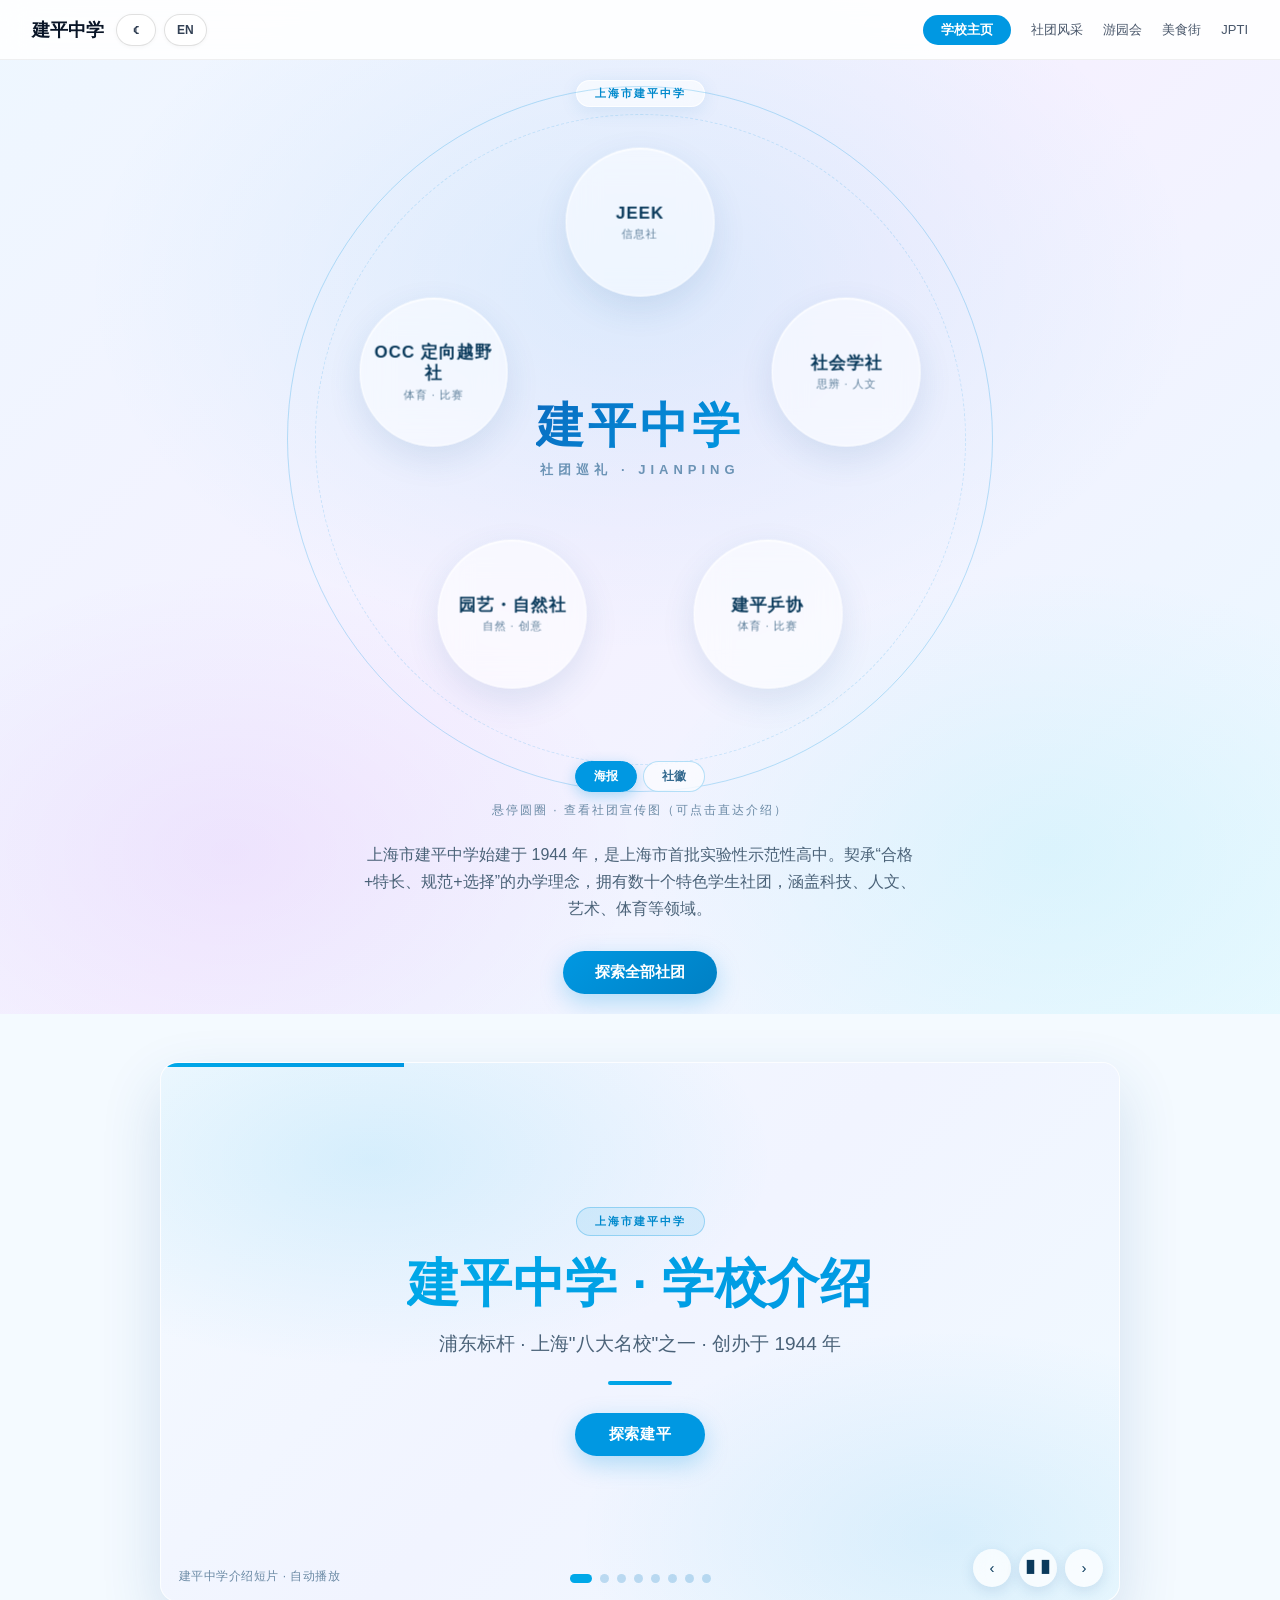
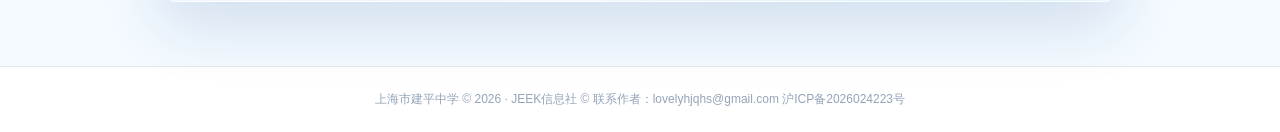
<file: index.html>
<!DOCTYPE html>
<html lang="zh-CN">
<head>
<link rel="apple-touch-icon" href="apple-touch-icon.png">
<link rel="icon" href="favicon.ico" type="image/x-icon">
<meta charset="UTF-8">
<meta name="viewport" content="width=device-width,initial-scale=1.0">
<title>建平中学 · 学校主页</title>
<style>
*{margin:0;padding:0;box-sizing:border-box}
body{font-family:"Microsoft YaHei","PingFang SC",sans-serif;background:#f0f5fa;color:#111;overflow-x:hidden}
nav{position:fixed;top:0;left:0;right:0;z-index:1000;display:flex;align-items:center;justify-content:space-between;padding:12px 32px;background:rgba(255,255,255,.88);backdrop-filter:blur(14px);border-bottom:1px solid rgba(0,0,0,.06);height:60px}
.nav-logo{font-weight:700;font-size:18px;color:#0a1628;text-decoration:none}
.nav-logo span{color:#0098e2}
.nav-links{display:flex;gap:20px;align-items:center}
.nav-links a{text-decoration:none;color:#475569;font-size:13px;font-weight:500}
.nav-links a:hover{color:#0098e2}
.nav-links .btn-nav{background:#0098e2;color:#fff!important;padding:6px 18px;border-radius:40px;font-weight:600}
.nav-links .btn-nav:hover{background:#0080c4}
.hero{min-height:100vh;display:flex;align-items:center;justify-content:center;background:linear-gradient(135deg,#eef7ff 0%,#f5f1ff 50%,#e9f9ff 100%);position:relative;overflow:hidden;padding-top:60px}
.hero::before{content:"";position:absolute;inset:0;background:radial-gradient(62% 52% at 50% 28%,rgba(0,152,226,.10) 0%,transparent 70%),radial-gradient(46% 40% at 18% 84%,rgba(119,0,226,.06) 0%,transparent 70%),radial-gradient(46% 40% at 82% 84%,rgba(0,209,226,.08) 0%,transparent 70%);pointer-events:none}
.hero-content{position:relative;z-index:2;text-align:center;padding:20px;max-width:860px}
.hero-badge{display:inline-block;background:rgba(255,255,255,.6);backdrop-filter:blur(10px);-webkit-backdrop-filter:blur(10px);border:1px solid rgba(255,255,255,.8);color:#0089cc;font-size:11px;font-weight:600;letter-spacing:2px;padding:5px 18px;border-radius:40px;margin-bottom:22px;box-shadow:0 4px 18px rgba(0,120,190,.10)}

/* ——— 社团徽章：五圆环中心文字（还原 jp logo 构图） ——— */
.emblem{position:relative;width:min(620px,92vw);aspect-ratio:1/1;margin:0 auto 12px}
.emblem-ring{position:absolute;inset:-7%;border-radius:50%;border:1.5px solid rgba(0,152,226,.25);pointer-events:none}
.emblem-ring.r2{inset:-2.5%;border-style:dashed;border-color:rgba(0,152,226,.16)}
.emblem-center{position:absolute;left:50%;top:50%;transform:translate(-50%,-50%);z-index:2;pointer-events:none;text-align:center}
.emblem-center h1{font-size:clamp(1.7rem,4.2vw,3rem);font-weight:900;line-height:1.15;margin-bottom:8px;background:linear-gradient(135deg,#0a6cc0,#0098e2);-webkit-background-clip:text;background-clip:text;color:transparent;-webkit-text-fill-color:transparent;letter-spacing:4px;white-space:nowrap}
.emblem-center p{color:#6b93b5;font-size:clamp(10px,1.5vw,13px);letter-spacing:5px;font-weight:600;text-transform:uppercase}
.club-orb{position:absolute;left:var(--x,50%);top:var(--y,50%);transform:translate(-50%,-50%);width:24%;aspect-ratio:1/1;border-radius:50%;display:flex;flex-direction:column;align-items:center;justify-content:center;text-decoration:none;color:#0a3a5c;background:rgba(255,255,255,.55);backdrop-filter:blur(16px) saturate(1.2);-webkit-backdrop-filter:blur(16px) saturate(1.2);border:1px solid rgba(255,255,255,.75);box-shadow:0 12px 34px rgba(30,90,150,.12),inset 0 1px 0 rgba(255,255,255,.75);transition:transform .35s cubic-bezier(.22,1,.36,1),border-radius .35s,box-shadow .35s,aspect-ratio .35s cubic-bezier(.22,1,.36,1);text-align:center;padding:6px;z-index:1;overflow:hidden;cursor:pointer}
.club-orb img{position:absolute;inset:0;width:100%;height:100%;object-fit:cover;opacity:0;transform:scale(1.2);transition:opacity .35s,transform .35s cubic-bezier(.22,1,.36,1)}
.club-orb.fit img{object-fit:contain;background:rgba(255,255,255,.9)}
.club-orb b,.club-orb span{position:relative;z-index:1;transition:opacity .2s}
.club-orb:hover{transform:translate(-50%,-50%) scale(1.45);border-radius:22px;box-shadow:0 24px 60px rgba(0,152,226,.30),inset 0 1px 0 rgba(255,255,255,.85);z-index:5}
.club-orb:hover img{opacity:1;transform:scale(1)}
.club-orb:hover b,.club-orb:hover span{opacity:0}
.club-orb b{font-size:clamp(12px,1.9vw,17px);font-weight:800;letter-spacing:1px;line-height:1.25;color:#0a3a5c}
.club-orb span{font-size:clamp(9px,1.25vw,11px);color:#5b7d99;margin-top:3px;letter-spacing:1px}
.hero-hint{color:#6b8aa5;font-size:12px;letter-spacing:2px;margin-bottom:22px}
.hero-desc{color:#4a6278;font-size:16px;line-height:1.7;max-width:560px;margin:0 auto 28px}
.btn-primary{display:inline-block;padding:12px 32px;border-radius:40px;background:linear-gradient(135deg,#0098e2,#0080c4);color:#fff;text-decoration:none;font-weight:600;font-size:15px;transition:transform .2s,box-shadow .2s;border:none;cursor:pointer;box-shadow:0 8px 24px rgba(0,152,226,.28)}
.btn-primary:hover{transform:translateY(-2px);box-shadow:0 12px 30px rgba(0,152,226,.38)}
.hero-actions{display:flex;gap:12px;justify-content:center;flex-wrap:wrap}
.preview-source-toggle{display:flex;gap:6px;justify-content:center;margin:4px 0 10px}
.vt-btn{padding:6px 18px;border-radius:40px;border:1px solid rgba(0,152,226,.28);background:rgba(255,255,255,.6);color:#33698f;font-size:12px;font-weight:600;cursor:pointer;transition:all .2s;font-family:inherit;backdrop-filter:blur(10px);-webkit-backdrop-filter:blur(10px)}
.vt-btn:hover{border-color:#0098e2;color:#0098e2}
.vt-btn.active{background:#0098e2;color:#fff;border-color:#0098e2;box-shadow:0 4px 14px rgba(0,152,226,.3)}

/* ——— 移动端：横向滑动社团轮播（无 hover，直接看宣传图） ——— */
.mobile-clubs{display:none;width:100%;margin:6px auto 4px}
.mc-strip{display:flex;gap:12px;overflow-x:auto;scroll-snap-type:x mandatory;-webkit-overflow-scrolling:touch;padding:4px 18px 16px;scrollbar-width:none}
.mc-strip::-webkit-scrollbar{display:none}
.mc-card{flex:0 0 66%;scroll-snap-align:center;border-radius:18px;overflow:hidden;position:relative;aspect-ratio:3/4;text-decoration:none;display:block;background:#fff;border:1px solid rgba(255,255,255,.85);box-shadow:0 10px 30px rgba(30,90,150,.14)}
.mc-card img{position:absolute;inset:0;width:100%;height:100%;object-fit:contain;background:#fff}
.mc-name{position:absolute;left:0;right:0;bottom:0;padding:26px 14px 12px;font-size:15px;font-weight:700;color:#0a3a5c;background:linear-gradient(180deg,transparent,rgba(255,255,255,.96) 60%);text-align:left;letter-spacing:1px}
.mc-hint{color:#6b8aa5;font-size:11px;letter-spacing:2px;margin:2px 0 10px}
@media (max-width:640px){
  .hero{min-height:100vh;padding-top:66px}
  .hero-badge{margin-bottom:14px}
  .emblem{display:none}
  .hero-hint{display:none}
  .mobile-clubs{display:block}
  .hero-desc{margin-bottom:18px}
}
.stats{display:flex;justify-content:center;gap:48px;padding:50px 20px;background:#fff;flex-wrap:wrap}
.stat{text-align:center}
.stat-num{font-size:34px;font-weight:900;color:#0f172a}
.stat-label{font-size:13px;color:#64748b;margin-top:2px}
footer{text-align:center;padding:24px 20px;color:#94a3b8;font-size:12px;border-top:1px solid #e2e8f0;background:#fff}
.intro-video{
  --navy1:#f4faff;--navy2:#f1f4ff;--navy3:#f0faff;
  --accent:#0098e2;--accent2:#0080c4;
  --grad1:#00a8e8;--grad2:#0098e2;
  --muted:#5b7a94;--ink:#0a3a5c;
  --card:rgba(255,255,255,.7);--line:rgba(0,120,190,.16);
  position:relative;width:100%;padding:48px 20px 64px;
  background:var(--navy1);display:flex;align-items:center;justify-content:center;
}
.intro-video .player{position:relative;width:min(960px,94vw);height:min(540px,86vh);border-radius:18px;overflow:hidden;box-shadow:0 24px 60px rgba(30,90,150,.16);background:linear-gradient(135deg,var(--navy1),var(--navy2),var(--navy3));border:1px solid rgba(255,255,255,.8)}
.intro-video .stage{position:absolute;inset:0}
.intro-video .scene{position:absolute;inset:0;display:flex;flex-direction:column;align-items:center;justify-content:center;text-align:center;padding:50px 58px;opacity:0;visibility:hidden;transform:scale(1.05);transition:opacity .9s ease,transform 1.2s ease;background:linear-gradient(135deg,var(--navy1),var(--navy2),var(--navy3))}
.intro-video .scene::before{content:"";position:absolute;inset:0;z-index:0;background:radial-gradient(60% 55% at 22% 18%,rgba(0,168,232,.12),transparent 70%),radial-gradient(55% 55% at 82% 88%,rgba(0,152,226,.10),transparent 70%)}
.intro-video .scene.show{opacity:1;visibility:visible;transform:scale(1)}
.intro-video .scene > *{position:relative;z-index:1}
.intro-video .badge{display:inline-block;background:rgba(0,152,226,.10);border:1px solid rgba(0,152,226,.30);color:#0089cc;font-size:11px;font-weight:600;letter-spacing:2px;padding:6px 18px;border-radius:40px;margin-bottom:18px}
.intro-video .title{font-size:clamp(28px,5.4vw,52px);font-weight:900;line-height:1.14;letter-spacing:.01em}
.intro-video .title .hl{background:linear-gradient(135deg,var(--grad1),var(--grad2));-webkit-background-clip:text;background-clip:text;color:transparent;-webkit-text-fill-color:transparent}
.intro-video .hl{background:linear-gradient(135deg,var(--grad1),var(--grad2));-webkit-background-clip:text;background-clip:text;color:transparent;-webkit-text-fill-color:transparent}
.intro-video .subtitle{margin-top:16px;font-size:clamp(14px,2vw,19px);color:#4a6278;font-weight:500;line-height:1.6}
.intro-video .rule{width:64px;height:4px;border-radius:4px;margin:22px auto 0;background:linear-gradient(135deg,var(--grad1),var(--grad2))}
.intro-video .btn-primary{display:inline-block;margin-top:28px;padding:12px 34px;border-radius:40px;background:var(--accent);color:#fff;text-decoration:none;font-weight:600;font-size:15px;transition:background .2s;border:none;cursor:pointer;letter-spacing:.04em}
.intro-video .btn-primary:hover{background:var(--accent2)}
.intro-video .grid{display:grid;grid-template-columns:repeat(3,minmax(0,1fr));gap:16px;margin-top:30px;width:min(720px,100%)}
.intro-video .fact{background:var(--card);border:1px solid var(--line);border-radius:14px;padding:18px 14px;backdrop-filter:blur(10px);-webkit-backdrop-filter:blur(10px)}
.intro-video .fact b{display:block;font-size:30px;font-weight:900;color:#0a3a5c;line-height:1.1}
.intro-video .fact span{display:block;margin-top:6px;font-size:13px;color:#5b7a94;line-height:1.4}
.intro-video .pillars{display:flex;flex-wrap:wrap;gap:12px;justify-content:center;margin-top:26px}
.intro-video .pillar{padding:12px 20px;border-radius:999px;background:var(--card);border:1px solid rgba(0,152,226,.35);color:#0a5a8c;font-weight:700;font-size:15px;backdrop-filter:blur(10px);-webkit-backdrop-filter:blur(10px)}
.intro-video .tags{display:flex;flex-wrap:wrap;gap:10px;justify-content:center;margin-top:24px;max-width:740px}
.intro-video .tag{font-size:14px;padding:8px 15px;border-radius:10px;background:var(--card);border:1px solid var(--line);color:#33698f;backdrop-filter:blur(10px);-webkit-backdrop-filter:blur(10px)}
.intro-video .quote{font-size:clamp(20px,3vw,30px);font-weight:700;line-height:1.5;max-width:680px;color:#0a3a5c}
.intro-video .quote small{display:block;margin-top:18px;font-size:15px;font-weight:500;color:#5b7a94;line-height:1.6}
.intro-video .progress{position:absolute;left:0;top:0;height:4px;width:0;z-index:6;background:linear-gradient(90deg,var(--grad1),var(--grad2))}
.intro-video .dots{position:absolute;left:0;right:0;bottom:18px;display:flex;gap:8px;justify-content:center;z-index:6}
.intro-video .dot{width:9px;height:9px;border-radius:50%;background:rgba(0,120,190,.22);cursor:pointer;transition:.3s}
.intro-video .dot.active{background:var(--grad1);width:22px;border-radius:6px}
.intro-video .ctrl{position:absolute;right:16px;bottom:14px;display:flex;gap:8px;z-index:7}
.intro-video .ctrl button{width:38px;height:38px;border:none;border-radius:50%;background:rgba(255,255,255,.75);color:#0a3a5c;font-size:15px;cursor:pointer;display:flex;align-items:center;justify-content:center;transition:.2s;backdrop-filter:blur(10px);-webkit-backdrop-filter:blur(10px);box-shadow:0 4px 14px rgba(30,90,150,.14)}
.intro-video .ctrl button:hover{background:var(--accent);color:#fff}
.intro-video .badge-foot{position:absolute;left:18px;bottom:16px;font-size:12px;color:#6b8aa5;z-index:6;letter-spacing:.04em}
@media (max-width:700px){
  .intro-video .grid{grid-template-columns:1fr 1fr}
  .intro-video .scene{padding:34px 22px 112px}
  .intro-video .badge-foot{display:none}
  .intro-video .dots{bottom:78px}
  .intro-video .ctrl{left:50%;right:auto;bottom:6px;transform:translateX(-50%)}
}
</style>
<link rel="stylesheet" href="site-tools.css">
<script>try{if(localStorage.getItem("jp-site-theme")==="dark")document.documentElement.classList.add("dark")}catch(e){}</script>
</head>
<body>
<nav>
<div class="nav-left">
<a class="nav-logo" href="index.html">建平中学</a>
<div class="site-controls"><button class="site-control" id="siteThemeBtn" type="button" title="切换日间/夜间模式">☾</button><button class="site-control" id="siteLangBtn" type="button">EN</button></div>
</div>
<div class="nav-right">
<div class="nav-links"><a href="index.html" class="btn-nav" data-i18n="nav.home">学校主页</a><a href="club.html" data-i18n="nav.club">社团风采</a><a href="yyh.html" data-i18n="nav.yyh">游园会</a><a href="msj.html" data-i18n="nav.msj">美食街</a><a href="jpti.html">JPTI</a></div>
</div>
</nav>
<section class="hero">
<div class="hero-content">
<div class="hero-badge" data-i18n="index.badge">上海市建平中学</div>
<div class="emblem">
  <div class="emblem-ring"></div>
  <div class="emblem-ring r2"></div>
  <div class="emblem-center">
    <h1 data-i18n="index.school">建平中学</h1>
    <p data-i18n="index.schoolSub">社团巡礼 · JIANPING</p>
  </div>
  <a class="club-orb jeek-top" style="--x:50%;--y:15%" href="club.html#100" title="JEEK信息社"><img src="jeek1.jpg" alt="JEEK信息社"><b>JEEK</b><span data-i18n="index.orbJeek">信息社</span></a>
  <a class="club-orb orb-slot" style="--x:83.3%;--y:39.2%" href="club.html#600" title="学生公司"><img src="gongsi2.jpg" alt="学生公司"><b data-i18n="index.orbCompany">学生公司</b><span data-i18n="index.orbCompanySub">实践经营</span></a>
  <a class="club-orb orb-slot" style="--x:70.6%;--y:78.3%" href="club.html#820" title="篮球社"><img src="lanqiu2.jpg" alt="篮球社"><b data-i18n="index.orbBasket">篮球社</b><span data-i18n="index.orbBasketSub">球场风云</span></a>
  <a class="club-orb orb-slot" style="--x:29.4%;--y:78.3%" href="club.html#8" title="社会学社"><img src="shx2.jpg" alt="社会学社"><b data-i18n="index.orbSociety">社会学社</b><span data-i18n="index.orbSocietySub">洞察社会</span></a>
  <a class="club-orb orb-slot" style="--x:16.7%;--y:39.2%" href="club.html#300" title="魔幻化学社"><img src="jmc1.jpg" alt="魔幻化学社"><b data-i18n="index.orbChem">魔幻化学</b><span data-i18n="index.orbChemSub">魔化实验室</span></a>
</div>
<div class="preview-source-toggle">
  <button class="vt-btn active" data-src="poster" type="button" data-i18n="index.poster">海报</button>
  <button class="vt-btn" data-src="badge" type="button" data-i18n="index.badgeArt">社徽</button>
</div>
<div class="mobile-clubs">
  <div class="mc-strip" id="mcStrip">
    <a class="mc-card" href="club.html#100"><img src="jeek1.jpg" alt="JEEK信息社"><div class="mc-name" data-i18n="index.mcJeek">JEEK信息社</div></a>
    <a class="mc-card" href="club.html#600"><img src="gongsi2.jpg" alt="学生公司"><div class="mc-name" data-i18n="index.mcCompany">学生公司</div></a>
    <a class="mc-card" href="club.html#820"><img src="lanqiu2.jpg" alt="篮球社"><div class="mc-name" data-i18n="index.mcBasket">篮球社</div></a>
    <a class="mc-card" href="club.html#8"><img src="shx2.jpg" alt="社会学社"><div class="mc-name" data-i18n="index.mcSociety">社会学社</div></a>
    <a class="mc-card" href="club.html#300"><img src="jmc1.jpg" alt="魔幻化学社"><div class="mc-name" data-i18n="index.mcChem">魔幻化学社</div></a>
  </div>
  <p class="mc-hint" data-i18n="index.mobileHint">← 左右滑动 · 查看社团宣传图 →</p>
</div>
<p class="hero-hint" data-i18n="index.hint">悬停圆圈 · 查看社团宣传图（可点击直达介绍）</p>
<p class="hero-desc" data-i18n="index.desc">上海市建平中学始建于 1944 年，是上海市首批实验性示范性高中。契承“合格+特长、规范+选择”的办学理念，拥有数十个特色学生社团，涵盖科技、人文、艺术、体育等领域。</p>
<div class="hero-actions">
<a class="btn-primary" href="club.html" data-i18n="index.cta">探索全部社团</a>
</div>
</div>
</section>
<div class="intro-video">
  <div class="player" id="player">
    <div class="progress" id="progress"></div>
    <div class="stage" id="stage">

      <section class="scene show">
        <div class="badge">上海市建平中学</div>
        <div class="title"><span class="hl">建平中学 · 学校介绍</span></div>
        <div class="subtitle">浦东标杆 · 上海"八大名校"之一 · 创办于 1944 年</div>
        <div class="rule"></div>
        <a class="btn-primary" id="explore" href="javascript:void(0)">探索建平</a>
      </section>

      <section class="scene">
        <div class="badge">历史 · 规模</div>
        <div class="title"><span class="hl">八十年办学积淀</span></div>
        <div class="grid">
          <div class="fact"><b>1944</b><span>始建，前身为洋泾中学分校</span></div>
          <div class="fact"><b>1978</b><span>首批上海市重点中学</span></div>
          <div class="fact"><b>2003</b><span>首批上海市实验性示范性高中</span></div>
          <div class="fact"><b>1600+</b><span>在校学生 · 45 个行政班</span></div>
          <div class="fact"><b>50+</b><span>特色学生社团</span></div>
          <div class="fact"><b>3.9万㎡</b><span>校园占地面积</span></div>
        </div>
      </section>

      <section class="scene">
        <div class="badge">育人目标</div>
        <div class="title"><span class="hl">立人五维</span></div>
        <div class="pillars">
          <div class="pillar">自立精神</div>
          <div class="pillar">共生意识</div>
          <div class="pillar">科学态度</div>
          <div class="pillar">人文情怀</div>
          <div class="pillar">领袖气质</div>
        </div>
        <div class="subtitle" style="margin-top:26px">办学模式：规范 + 选择，合格 + 特长 ｜ 崇尚一流，追求卓越</div>
      </section>

      <section class="scene">
        <div class="badge">师资力量</div>
        <div class="title"><span class="hl">名师云集</span></div>
        <div class="grid">
          <div class="fact"><b>149</b><span>教职工，其中教师 138 人</span></div>
          <div class="fact"><b>8</b><span>上海市特级教师</span></div>
          <div class="fact"><b>55</b><span>高级教师</span></div>
          <div class="fact"><b>30</b><span>博士、硕士研究生学历教师</span></div>
          <div class="fact"><b>2</b><span>上海市正高级教师</span></div>
          <div class="fact"><b>90%+</b><span>教师本科及以上学历</span></div>
        </div>
      </section>

      <section class="scene">
        <div class="badge">课程 · 社团</div>
        <div class="title"><span class="hl">特色育人平台</span></div>
        <div class="tags">
          <div class="tag">分层教学</div>
          <div class="tag">金苹果计划</div>
          <div class="tag">4S 课程</div>
          <div class="tag">国际课程班</div>
          <div class="tag">64 个学生社团</div>
          <div class="tag">机器人社</div>
          <div class="tag">模拟联合国</div>
          <div class="tag">金苹果电视台</div>
          <div class="tag">国际数理高中</div>
        </div>
      </section>

      <section class="scene">
        <div class="badge">办学成果</div>
        <div class="quote"><span class="hl">高考一本录取率长期稳定在 90% 以上</span>
          <small>综合评价录取人数位居上海"八大"名校前列，清北复交与海外名校录取亮眼</small>
        </div>
      </section>

      <section class="scene">
        <div class="badge">国际视野</div>
        <div class="title"><span class="hl">走向世界</span></div>
        <div class="subtitle">与美、日、德、法、英及北欧多国数十所著名高中结为友好学校</div>
        <div class="tags" style="margin-top:22px">
          <div class="tag">2012 年加入 WLSA 世界名中学联盟</div>
          <div class="tag">与伊顿公学等同列成员</div>
          <div class="tag">已跻身国际名校行列</div>
        </div>
      </section>

      <section class="scene">
        <div class="badge">建平中学</div>
        <div class="title"><span class="hl">在微观领域<br>推进中国基础教育改革</span></div>
        <div class="rule"></div>
        <div class="subtitle" style="margin-top:20px">地址：浦东新区崮山路 517 号（北校区 385 号）｜ 电话：021-58851542</div>
      </section>

    </div>

    <div class="dots" id="dots"></div>
    <div class="badge-foot">建平中学介绍短片 · 自动播放</div>
    <div class="ctrl">
      <button id="prev" title="上一屏">‹</button>
      <button id="play" title="暂停/播放">❚❚</button>
      <button id="next" title="下一屏">›</button>
    </div>
  </div>
</div>
<footer>上海市建平中学 © 2026 · JEEK信息社  ©  联系作者：lovelyhjqhs@gmail.com  沪ICP备2026024223号 </footer>
<script src="site-tools.js"></script>
<script>
function build(){
  var scenes = Array.prototype.slice.call(document.querySelectorAll('.scene'));
  var dotsBox = document.getElementById('dots');
  var progress = document.getElementById('progress');
  var playBtn = document.getElementById('play');
  var idx = 0, raf = null, start = 0, DUR = 5200, playing = true, total = scenes.length;

  /* ——— 社团预览：始终按原比例展示 ——— */
  var orbs = Array.prototype.slice.call(document.querySelectorAll('.club-orb'));
  var orbSlots = orbs.filter(function(o){ return o.classList.contains('orb-slot'); });
  var previewSource = 'poster';
  var jeekClub = {id:100,n:"JEEK信息社",s:"信息社",badge:"jeek1.jpg",poster:"JEEK信息社社团招新海报（已过审）.png"};
  var mediaClubs = [
    {id:300,n:"魔幻化学社",s:"实验 · 化学",badge:"jmc1.jpg",poster:"魔幻化学社招新海报（已过审）.jpg"},
    {id:200,n:"前沿食社",s:"美食 · 生活",badge:"qyss1.jpg",poster:"前沿食社招新海报（已过审）.jpg"},
    {id:5,n:"十一区文化研究社",s:"二次元 · ACG",badge:"syq1.png",poster:""},
    {id:4,n:"偶像文化研究社",s:"偶像 · ACG",badge:"oy1.png",poster:"偶像文化研究社招新海报（已过审）.JPG"},
    {id:7,n:"历史社",s:"历史 · 人文",badge:"lishi1.jpg",poster:"历史社招新海报2（已过审）.jpg"},
    {id:8,n:"社会学社",s:"思辨 · 人文",badge:"shx1.jpg",poster:"社会学社招新海报（已过审）.jpg"},
    {id:400,n:"武术社",s:"体育 · 比赛",badge:"ws1.png",poster:"武术社招新海报（已过审）.png"},
    {id:803,n:"CSA 健美操社",s:"体育 · 比赛",badge:"csa1.jpg",poster:"CSA健美操社招新海报（已过审）.jpg"},
    {id:820,n:"篮球社",s:"体育 · 社交",badge:"lanqiu1.jpg",poster:"篮球社招新海报（已过审）.png"},
    {id:821,n:"模拟联合国社",s:"人文 · 社交",badge:"molian1.png",poster:"模联社海报（已过审）.jpg"},
    {id:830,n:"园艺・自然社",s:"自然 · 创意",badge:"yuanyi1.png",poster:"园艺·自然社海报（已过审）.png"},
    {id:832,n:"竹汐文学社",s:"文学 · 创意",badge:"zhuxi1.png",poster:"竹汐文学社招新海报（已过审）.jpg"},
    {id:800,n:"04论坛社",s:"文学 · 创意",badge:"041.jpg",poster:"04论坛社（已过审）.png"},
    {id:801,n:"空白blank社",s:"社交 · 剧本杀",badge:"blank1.jpg",poster:"空白_blank社（已过审）.jpg"},
    {id:804,n:"F1 社",s:"体育 · 社交",badge:"f11.jpg",poster:"F1社 招新海报（已过审）.png"},
    {id:805,n:"GPSL 金菠萝街舞社",s:"展演 · 舞蹈",badge:"gpsl1.jpg",poster:"招新2.jpg"},
    {id:807,n:"JPE 经济社",s:"金融",badge:"jingji1.jpg",poster:""},
    {id:809,n:"JRC 机器人社",s:"编程 · 比赛",badge:"jrc1.jpg",poster:"JRC机器人社海报（已过审）.png"},
    {id:811,n:"SSS 配音社",s:"创意 · 展演",badge:"peiyin1.jpg",poster:"sss配音社招新海报（已过审）.png"},
    {id:812,n:"VOJP 阿卡贝拉社",s:"音乐 · 艺术",badge:"vojp1.jpg",poster:"VOIP阿卡贝拉社招新海报（已过审）.png"},
    {id:815,n:"坚决不做马斯狗社",s:"数学 · 创意",badge:"mathsgo1.jpg",poster:"mathsgo招新海报（已过审）.jpg"},
    {id:816,n:"建平电影社",s:"社交 · 人文",badge:"jpdy1.jpg",poster:"建平电影社招新海报（已过审）.jpg"},
    {id:817,n:"建平乒协",s:"体育 · 比赛",badge:"pp1.jpg",poster:"建平乒协招新海报（已过审）.png"},
    {id:818,n:"建平围棋社 JPGO",s:"体育",badge:"weiqi1.png",poster:"建平围棋社招新海报（已过审）.jpg"},
    {id:819,n:"建平羽协",s:"体育 · 比赛",badge:"yumao1.jpg",poster:"建平羽协招新海报（已过审）.png"},
    {id:823,n:"欧美音乐社",s:"音乐",badge:"om1.png",poster:""},
    {id:824,n:"排球社",s:"体育 · 比赛",badge:"paiqiu1.png",poster:"排球社招新海报（已过审）.jpg"},
    {id:826,n:"沙盘模型社",s:"技术 · 创意",badge:"spmx1.png",poster:"沙盘模型社招新海报（已过审）.jpg"},
    {id:827,n:"陶艺社",s:"创意 · 技术",badge:"taoyi1.jpg",poster:"陶艺社招新海报（已过审）.png"},
    {id:828,n:"心连心社",s:"文化",badge:"xlx1.jpg",poster:"心连心社招新海报（已过审）.png"},
    {id:831,n:"哲学社",s:"人文 · 思辨",badge:"zhexue1.jpg",poster:"哲学社招新海报（已过审）.jpg"},
    {id:833,n:"足球社",s:"体育 · 比赛",badge:"zuqiu1.png",poster:"足球社招新海报（已过审）.jpg"},
    {id:834,n:"JTV",s:"学生部门",badge:"jtv1.jpg",poster:"JTV招新海报（已过审）.png"},
    {id:15,n:"交通社",s:"交通 · 摄影",badge:"",poster:"交通社招新海报（已过审）.jpg"},
    {id:16,n:"推理社",s:"剧本杀 · 推理",badge:"",poster:"推理社招新海报 （已过审）.png"},
    {id:6,n:"桥牌社",s:"桥牌 · 推理",badge:"",poster:"桥牌社招新海报（已过审）.png"},
    {id:1,n:"Bravo金苹果广播站",s:"广播 · 音乐",badge:"",poster:"Bravo金苹果广播站 招新海报（已过审）.jpg"},
    {id:500,n:"JFM同花魔术社",s:"魔术 · 创意",badge:"",poster:"魔术社招新海报1（已过审）.png"},
    {id:600,n:"学生公司",s:"创意 · 设计",badge:"",poster:"614.png"},
    {id:810,n:"OCC 定向越野社",s:"体育 · 比赛",badge:"",poster:"OCC定向越野社招新海报（已过审）.jpg"},
    {id:802,n:"BR 生物社",s:"生物 · 实验",badge:"",poster:"BR生物社招新海报（已过审）.JPG.jpg"},
    {id:829,n:"挹芬剧社",s:"创意 · 比赛",badge:"",poster:"挹芬剧社招新海报（已过审）.jpg"},
    {id:808,n:"JPGEO 地学社",s:"自然 · 实验",badge:"",poster:"JPGEO地学社招新海报（已过审）.jpg"},
    {id:813,n:"钢琴西乐社",s:"音乐 · 展演",badge:"",poster:"钢琴西乐社  招新海报（已过审）.png"},
    {id:814,n:"即兴造物社",s:"文化",badge:"",poster:"即兴造物社招新海报（已过审）.jpg"},
    {id:822,n:"魔方社",s:"创意",badge:"",poster:"魔方社招新海报（已过审）.jpg"},
    {id:825,n:"轻音社",s:"音乐 · 展演",badge:"",poster:"K-ON!轻音社招新宣传（已过审）.jpg"}
  ];
  var pickedClubs = [];
  function shuffledPool(base){
    var pool = base.slice();
    for(var i=pool.length-1;i>0;i--){
      var j = Math.floor(Math.random()*(i+1));
      var tmp = pool[i]; pool[i] = pool[j]; pool[j] = tmp;
    }
    return pool;
  }
  function sourcePool(src){
    return mediaClubs.filter(function(c){
      return src === 'badge' ? !!c.badge : (!!c.poster || !!c.badge);
    });
  }
  function imageFor(c){
    return previewSource === 'badge' ? (c.badge || c.poster) : (c.poster || c.badge);
  }
  function randomizeClubs(){
    var pool = sourcePool(previewSource);
    pickedClubs = shuffledPool(pool.length ? pool : mediaClubs).slice(0, orbSlots.length);
    renderFeatured();
  }
  function renderFeatured(){
    orbSlots.forEach(function(o, index){
      var c = pickedClubs[index];
      if(!c) return;
      o.href = 'club.html#' + c.id;
      o.title = c.n;
      o.setAttribute('aria-label', c.n);
      o.style.aspectRatio = '';
      o.innerHTML = '<img src="' + imageFor(c) + '" alt="' + c.n + '"><b>' + c.n + '</b><span>' + c.s + '</span>';
    });
    var topOrb = orbs.filter(function(o){ return o.classList.contains('jeek-top'); })[0];
    if(topOrb){
      var topImg = topOrb.querySelector('img');
      if(topImg) topImg.src = imageFor(jeekClub);
    }
    var strip = document.getElementById('mcStrip');
    if(strip){
      var cards = [jeekClub].concat(pickedClubs);
      strip.innerHTML = cards.map(function(c){
        return '<a class="mc-card" href="club.html#' + c.id + '"><img src="' + imageFor(c) + '" alt="' + c.n + '"><div class="mc-name">' + c.n + '</div></a>';
      }).join('');
    }
  }
  var sourceBtns = Array.prototype.slice.call(document.querySelectorAll('.preview-source-toggle .vt-btn'));

  function setPreviewSource(src){
    previewSource = src;
    sourceBtns.forEach(function(b){ b.classList.toggle('active', b.getAttribute('data-src')===src); });
    randomizeClubs();
    orbs.forEach(function(o){ o.classList.add('fit'); });
  }
  function orbAspect(o, on){
    var img = o.querySelector('img');
    if(!img || !img.naturalWidth){ o.style.aspectRatio=''; return; }
    o.style.aspectRatio = (on ? img.naturalWidth+' / '+img.naturalHeight : '1 / 1');
  }
  orbs.forEach(function(o){
    o.addEventListener('mouseenter', function(){ orbAspect(o, true); });
    o.addEventListener('mouseleave', function(){ orbAspect(o, false); });
  });
  sourceBtns.forEach(function(b){
    b.addEventListener('click', function(){ setPreviewSource(b.getAttribute('data-src')); });
  });
  setPreviewSource('poster');

  scenes.forEach(function(_, i){
    var d = document.createElement('div');
    d.className = 'dot' + (i===0?' active':'');
    d.addEventListener('click', function(){ go(i); });
    dotsBox.appendChild(d);
  });
  var dots = Array.prototype.slice.call(dotsBox.children);

  function show(i){
    scenes.forEach(function(s,k){ s.classList.toggle('show', k===i); });
    dots.forEach(function(d,k){ d.classList.toggle('active', k===i); });
    idx = i;
  }
  function go(i){ i = (i+total)%total; show(i); restart(); }
  function tick(ts){
    if(!start) start = ts;
    var p = Math.min((ts-start)/DUR, 1);
    progress.style.width = (p*100)+'%';
    if(p>=1) go(idx+1); else raf = requestAnimationFrame(tick);
  }
  function startTimer(){ start=0; cancelAnimationFrame(raf); raf = requestAnimationFrame(tick); }
  function stopTimer(){ cancelAnimationFrame(raf); progress.style.width='0%'; }
  function restart(){ if(playing) startTimer(); }
  function next(){ go(idx+1); }

  document.getElementById('next').addEventListener('click', next);
  document.getElementById('prev').addEventListener('click', function(){ go(idx-1); });
  document.getElementById('explore').addEventListener('click', function(){ go(1); });
  playBtn.addEventListener('click', function(){
    playing = !playing; playBtn.textContent = playing ? '❚❚' : '▶';
    if(playing) startTimer(); else stopTimer();
  });
  document.addEventListener('keydown', function(e){
    if(e.key==='ArrowRight') next();
    else if(e.key==='ArrowLeft') go(idx-1);
    else if(e.key===' '){ e.preventDefault(); playBtn.click(); }
  });
  startTimer();
}
build();
</script>
</body>
</html>
</file>
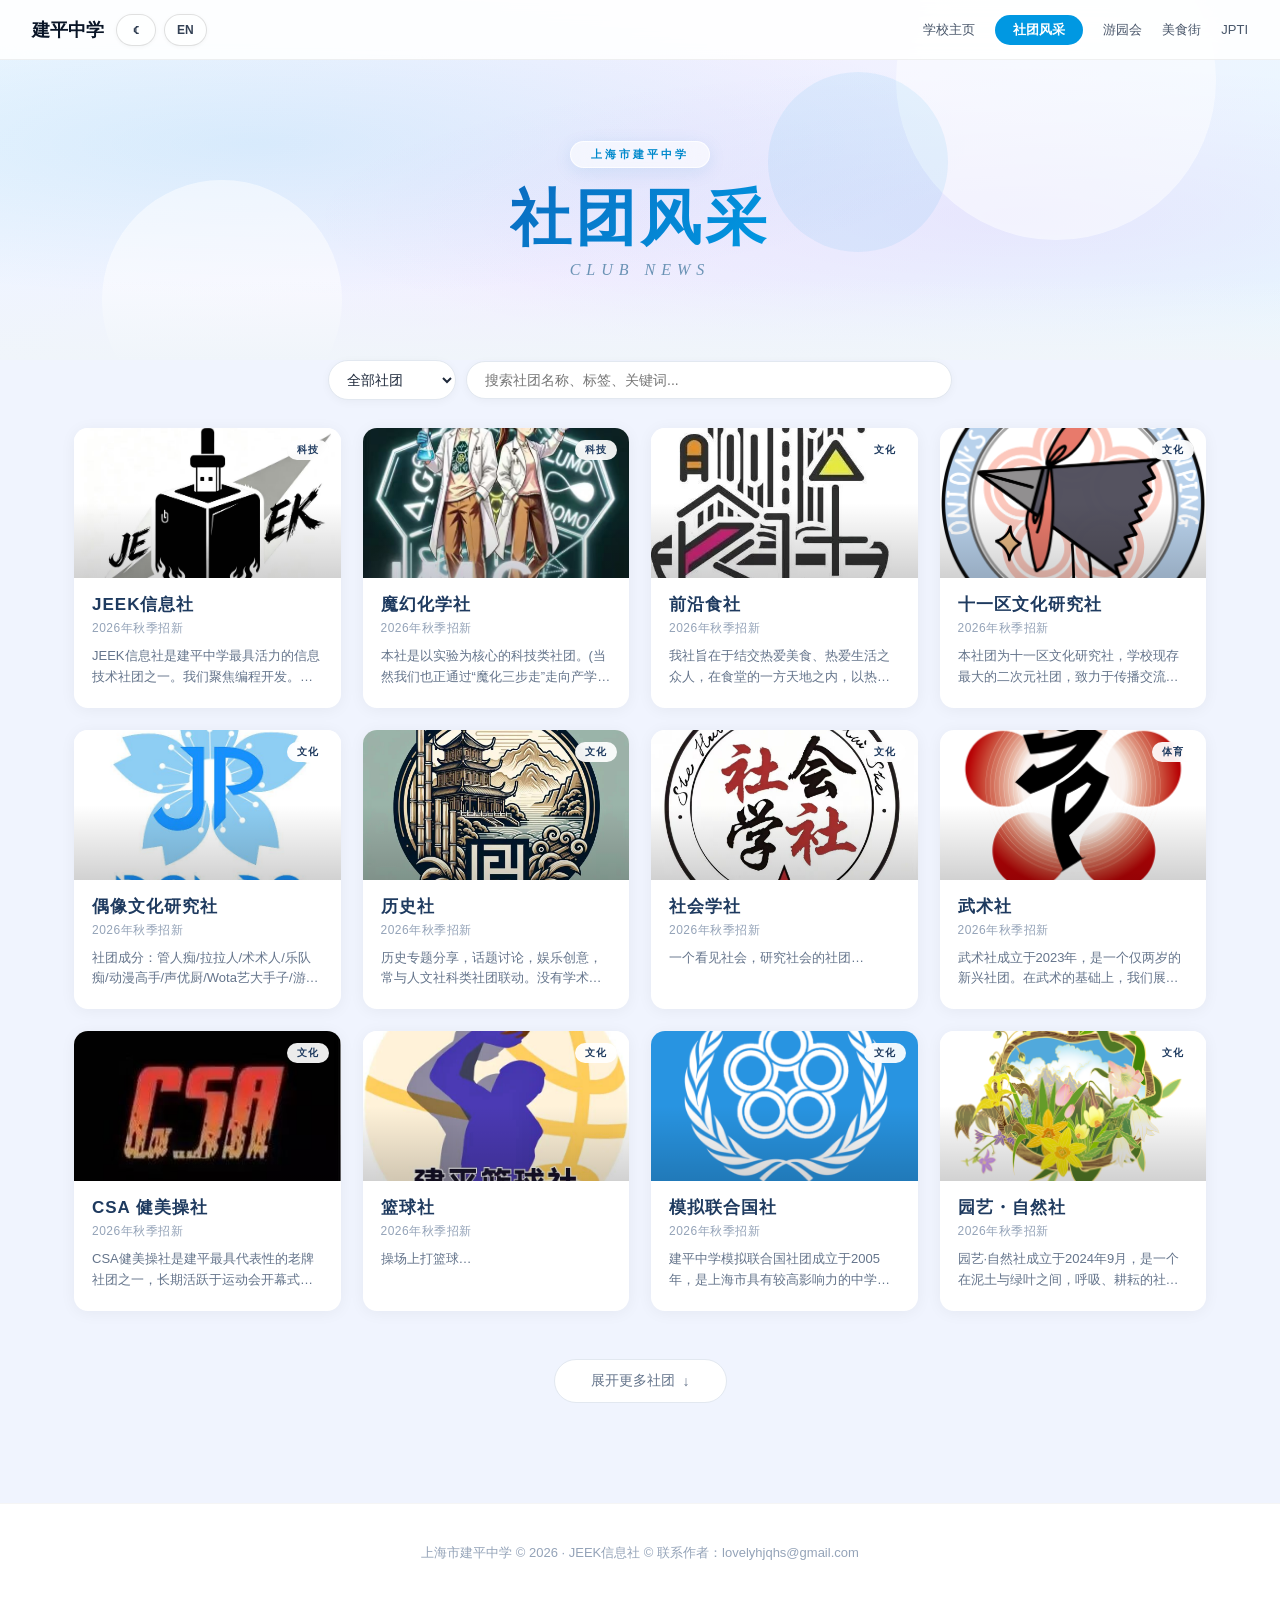
<file: club.html>
<!DOCTYPE html>
<html lang="zh-CN">
<head><link rel="apple-touch-icon" href="apple-touch-icon.png"><link rel="icon" href="favicon.ico" type="image/x-icon"><meta charset="UTF-8"><meta name="viewport" content="width=device-width,initial-scale=1.0"><title>建平中学 · 社团风采</title>
<style>
*{margin:0;padding:0;box-sizing:border-box}
body{font-family:"Microsoft YaHei","PingFang SC",sans-serif;background:#f0f4fe;color:#111;overflow-x:hidden}
nav{position:fixed;top:0;left:0;right:0;z-index:1000;display:flex;align-items:center;justify-content:space-between;padding:12px 32px;background:rgba(255,255,255,.88);backdrop-filter:blur(14px);border-bottom:1px solid rgba(0,0,0,.06);height:60px}
.nav-logo{font-weight:700;font-size:18px;color:#0a1628;text-decoration:none}.nav-logo span{color:#0098e2}
.nav-links{display:flex;gap:20px;align-items:center}
.nav-links a{text-decoration:none;color:#475569;font-size:13px;font-weight:500;transition:color .2s}
.nav-links a:hover{color:#0098e2}
.nav-links .btn-nav{background:#0098e2;color:#fff!important;padding:6px 18px;border-radius:40px;font-weight:600}
.hero-banner{min-height:360px;display:flex;align-items:center;justify-content:center;background:linear-gradient(135deg,#eef7ff 0%,#f2f0ff 50%,#e9f9ff 100%);position:relative;overflow:hidden;padding-top:60px}
.hero-banner::before{content:"";position:absolute;inset:0;background:radial-gradient(ellipse at 20% 40%,rgba(0,152,226,.10) 0%,transparent 50%),radial-gradient(ellipse at 80% 60%,rgba(119,0,226,.06) 0%,transparent 50%);pointer-events:none}
.hero-banner::after{content:"";position:absolute;bottom:0;left:0;right:0;height:80px;background:linear-gradient(180deg,transparent,#f0f5fa);pointer-events:none}
.hero-shape{position:absolute;border-radius:50%;pointer-events:none;background:rgba(255,255,255,.5)}
.hero-shape.s1{width:320px;height:320px;top:-80px;right:5%}
.hero-shape.s2{width:240px;height:240px;bottom:-60px;left:8%}
.hero-shape.s3{width:180px;height:180px;top:20%;left:60%;background:rgba(0,152,226,.08)}
.hero-content{position:relative;z-index:2;text-align:center;padding:40px 20px;max-width:800px}
.hero-badge{display:inline-block;background:rgba(255,255,255,.6);backdrop-filter:blur(10px);-webkit-backdrop-filter:blur(10px);border:1px solid rgba(255,255,255,.8);color:#0089cc;font-size:11px;font-weight:600;letter-spacing:3px;padding:5px 20px;border-radius:40px;margin-bottom:16px;box-shadow:0 4px 18px rgba(0,120,190,.10)}
.hero-content h1{font-size:clamp(2.5rem,6vw,3.8rem);font-weight:900;color:transparent;background:linear-gradient(135deg,#0a6cc0,#0098e2);-webkit-background-clip:text;background-clip:text;-webkit-text-fill-color:transparent;line-height:1.15;margin-bottom:8px;letter-spacing:4px}
.hero-sub-en{color:#6b93b5;font-size:clamp(12px,2vw,16px);letter-spacing:6px;font-family:Georgia,serif;font-style:italic;margin-bottom:0}
.club-section{padding:0 24px 80px;max-width:1180px;margin:0 auto;position:relative;z-index:1}


.club-grid{display:grid;grid-template-columns:repeat(4,1fr);gap:22px;margin-bottom:48px}
@media(max-width:760px){.club-grid{grid-template-columns:repeat(2,1fr)}}
@media(max-width:520px){.club-grid{grid-template-columns:1fr}}
.club-card{background:#fff;border-radius:14px;overflow:hidden;box-shadow:0 2px 16px rgba(0,0,0,.05);cursor:pointer;transition:transform .3s cubic-bezier(.22,1,.36,1),box-shadow .3s;display:flex;flex-direction:column;position:relative}
.club-card:hover{transform:translateY(-6px);box-shadow:0 16px 40px rgba(0,0,0,.1)}
.card-img{width:100%;aspect-ratio:16/9;position:relative;overflow:hidden;display:flex;align-items:center;justify-content:center}
.card-img-svg{width:100%;height:100%;position:absolute;inset:0}
.card-overlay{position:absolute;inset:0;background:linear-gradient(180deg,transparent 50%,rgba(0,0,0,.18));pointer-events:none}
.card-badge{position:absolute;top:12px;right:12px;z-index:2;background:rgba(255,255,255,.92);backdrop-filter:blur(4px);color:#1e3a5f;font-size:10px;font-weight:700;padding:3px 10px;border-radius:40px;letter-spacing:1px}
.card-body{padding:16px 18px 20px;flex:1;display:flex;flex-direction:column}
.card-body h3{font-size:17px;font-weight:700;color:#1e3a5f;margin-bottom:4px;line-height:1.3;letter-spacing:1px}
.card-status{font-size:12px;color:#94a3b8;margin-bottom:9px;letter-spacing:0.5px}
.card-desc{color:#64748b;font-size:13px;line-height:1.6;display:-webkit-box;-webkit-line-clamp:2;-webkit-box-orient:vertical;overflow:hidden;flex:1}
.load-more-wrap{text-align:center;padding-bottom:20px}
.load-more-btn{display:inline-flex;align-items:center;gap:8px;padding:12px 36px;border-radius:40px;border:1px solid #e2e8f0;background:#fff;color:#64748b;font-size:14px;font-weight:500;cursor:pointer;transition:all .25s;font-family:inherit}
.load-more-btn:hover{border-color:#0098e2;color:#0098e2;box-shadow:0 4px 16px rgba(0,152,226,.10)}
footer{text-align:center;padding:40px 20px;color:#94a3b8;font-size:13px;border-top:1px solid rgba(0,0,0,.04);background:#fff}
.modal-overlay{position:fixed;inset:0;z-index:9999;background:rgba(0,0,0,.5);backdrop-filter:blur(6px);display:flex;align-items:center;justify-content:center;opacity:0;pointer-events:none;transition:opacity .35s;padding:20px}
.modal-overlay.open{opacity:1;pointer-events:auto}
.modal{background:#fff;border-radius:18px;max-width:620px;width:100%;max-height:90vh;overflow:hidden;position:relative;box-shadow:0 24px 60px rgba(0,0,0,.2);transform:translateY(20px) scale(.97);transition:transform .35s cubic-bezier(.22,1,.36,1)}
.modal-scroll{max-height:90vh;overflow-y:auto}
.modal-overlay.open .modal{transform:translateY(0) scale(1)}
.modal-close{position:absolute;top:14px;right:16px;z-index:10;width:32px;height:32px;border-radius:50%;border:none;background:rgba(0,0,0,.06);color:#475569;font-size:18px;line-height:32px;text-align:center;cursor:pointer;transition:all .2s;font-family:inherit}
.modal-close:hover{background:rgba(0,0,0,.12);color:#111}
.modal-poster{width:100%;aspect-ratio:16/7;position:relative;overflow:hidden;display:flex;align-items:flex-end;padding:28px 30px}
.modal-poster::after{content:"";position:absolute;inset:0;background:linear-gradient(180deg,transparent 40%,rgba(0,0,0,.35));pointer-events:none}
.modal-poster-content{position:relative;z-index:2;width:100%}
.modal-poster h2{color:#fff;font-size:26px;font-weight:800;letter-spacing:2px;margin-bottom:8px}
.modal-poster .modal-tags span{background:rgba(255,255,255,.15);backdrop-filter:blur(4px);color:#fff;font-size:11px;padding:3px 12px;border-radius:40px;font-weight:500;letter-spacing:0.5px}
.modal-body-inner{padding:24px 30px 30px}
.info-section{margin-bottom:22px}
.info-section:last-child{margin-bottom:0}
.info-label{font-size:11px;color:#94a3b8;font-weight:600;letter-spacing:2px;margin-bottom:6px;text-transform:uppercase}
.info-text{font-size:15px;color:#1e293b;line-height:1.75;white-space:pre-line}
.join-message{background:#eef8fe;border-radius:12px;padding:16px 20px;margin:18px 0 22px;border-left:3px solid #0098e2}
.join-message p{color:#0a3a5c;font-size:14px;line-height:1.7}
.join-message p::before{content:"“";color:#0098e2;font-size:20px;font-weight:700;opacity:.5;line-height:1;margin-right:2px}
.join-message p::after{content:"”";color:#0098e2;font-size:20px;font-weight:700;opacity:.5;line-height:1;margin-left:2px}
.modal-actions{display:flex;gap:12px;margin-top:22px;flex-wrap:wrap}
.modal-actions .close-btn{padding:10px 28px;border-radius:40px;background:#f1f5f9;color:#475569;border:none;font-size:14px;font-weight:500;cursor:pointer;transition:background .2s;font-family:inherit}
.modal-actions .close-btn:hover{background:#e2e8f0}
@keyframes fadeUp{from{opacity:0;transform:translateY(24px)}to{opacity:1;transform:translateY(0)}}
.club-card{animation:fadeUp .5s ease both}
.club-card:nth-child(1){animation-delay:.04s}
.club-card:nth-child(2){animation-delay:.08s}
.club-card:nth-child(3){animation-delay:.12s}
.club-card:nth-child(4){animation-delay:.16s}
.club-card:nth-child(5){animation-delay:.20s}
.club-card:nth-child(6){animation-delay:.24s}
.club-card:nth-child(7){animation-delay:.28s}
.club-card:nth-child(8){animation-delay:.32s}
.modal::-webkit-scrollbar{width:5px}
.modal::-webkit-scrollbar-track{background:transparent}
.modal::-webkit-scrollbar-thumb{background:#d1d5db;border-radius:10px}
.no-results{grid-column:1/-1;text-align:center;padding:60px 20px;color:#94a3b8}
.modal-picture{width:100%;border-radius:12px;overflow:hidden;margin:16px 0}.modal-picture img{width:100%;display:block;border-radius:12px}.search-bar input:focus{border-color:#0098e2;box-shadow:0 0 0 3px rgba(0,152,226,.12)}</style><link rel="stylesheet" href="site-tools.css"><script>try{if(localStorage.getItem("jp-site-theme")==="dark")document.documentElement.classList.add("dark")}catch(e){}</script></head><body class="club-page">
<nav><div class="nav-left"><a class="nav-logo" href="index.html">建平中学</a><div class="site-controls"><button class="site-control" id="siteThemeBtn" type="button" title="切换日间/夜间模式">☾</button><button class="site-control" id="siteLangBtn" type="button">EN</button></div></div><div class="nav-right"><div class="nav-links"><a href="index.html" data-i18n="nav.home">学校主页</a><a href="club.html" class="btn-nav" data-i18n="nav.club">社团风采</a><a href="yyh.html" data-i18n="nav.yyh">游园会</a><a href="msj.html" data-i18n="nav.msj">美食街</a><a href="jpti.html">JPTI</a></div></div></nav>
<section class="hero-banner"><div class="hero-shape s1"></div><div class="hero-shape s2"></div><div class="hero-shape s3"></div><div class="hero-content"><div class="hero-badge" data-i18n="index.badge">上海市建平中学</div><h1 data-i18n="nav.club">社团风采</h1><p class="hero-sub-en">CLUB NEWS</p></div></section>
<section class="club-section"><div class="search-filter" style="max-width:640px;margin:0 auto 28px;display:flex;gap:10px;align-items:center;padding:0 8px"><select id="tagFilter" onchange="applyFilters()" style="min-width:128px;padding:10px 14px;border-radius:40px;border:1px solid #e2e8f0;background:#fff;font-size:14px;color:#1e293b;outline:none;font-family:inherit;box-shadow:0 2px 10px rgba(0,0,0,.04);cursor:pointer"><option value="">全部社团</option></select><input id="clubSearch" type="text" placeholder="搜索社团名称、标签、关键词..." data-i18n="club.search" oninput="applyFilters()" style="flex:1;min-width:0;padding:10px 18px;border-radius:40px;border:1px solid #e2e8f0;background:#fff;font-size:14px;color:#1e293b;outline:none;font-family:inherit;box-shadow:0 2px 10px rgba(0,0,0,.04)"></div><div class="club-grid" id="clubGrid"></div><div class="load-more-wrap" id="loadMoreWrap"><button class="load-more-btn" onclick="toggleLoadMore()"><span id="loadMoreLabel" data-i18n="club.more">展开更多社团</span> <span id="loadMoreArrow">↓</span></button></div></section><footer>上海市建平中学 © 2026 · JEEK信息社  ©  联系作者：lovelyhjqhs@gmail.com</footer>
<div class="modal-overlay" id="modalOverlay" onclick="if(event.target===this)closeModal()"><div class="modal"><button class="modal-close" onclick="closeModal()">x</button><div class="modal-scroll"><div class="modal-poster" id="modalPoster"><div class="modal-poster-content"><h2 id="modalTitle">社团名称</h2><div class="modal-tags" id="modalTags"></div></div></div><div class="modal-body-inner" id="modalBody"></div></div></div></div>
<script src="site-tools.js"></script>
<script>
var allClubs = [{"id": 100, "name": "JEEK信息社", "cat": "科技", "tags": ["编程", "技术", "创意"], "desc": "JEEK信息社是建平中学最具活力的信息技术社团之一。我们聚焦编程开发。无论你是编程新手还是技术达人，都能在这里找到属于自己的舞台", "fullIntro": "JEEK信息社是建平中学最具活力的信息技术社团之一。我们聚焦编程开发。无论你是编程新手还是技术达人，都能在这里找到属于自己的舞台。", "keywords": ["编程", "技术", "创意"], "extraMsg": "来JEEK信息社打cs喵。", "svgIdx": 2, "img": "jeek1.jpg", "img2": "JEEK信息社社团招新海报（已过审）.png", "contact": "微信号：JerryButNotJenny"}, {"id": 300, "name": "魔幻化学社", "cat": "科技", "tags": ["实验", "化学", "创意"], "desc": "本社是以实验为核心的科技类社团。(当然我们也正通过“魔化三步走”走向产学研一体的综合性社团)我们在社团课上完成丰富的实验，并进行一些基于高考/竞赛的理论讲解。", "fullIntro": "本社是以实验为核心的科技类社团。(当然我们也正通过“魔化三步走”走向产学研一体的综合性社团)我们在社团课上完成丰富的实验，并进行一些基于高考/竞赛的理论讲解。", "keywords": ["实验", "化学", "创意"], "extraMsg": "【建平中学魔幻化学社三步走计划】\n第一步：在25级的努力下完成社团资金的初步积累并完成社拟，创建宣传和营销体系，积累经验。\n第二步：由26级为主力，挑选具备化学素养和实验精神的社员进行高技术含量和实验价值的课题研究；学习JTV和JPSC的经验，完善宣传和经营模式，系统培养营销人才。\n第三步：由27级开始，利用前期积累的资本和较为成熟的社团体系，着重进行高技术含量、高价值的课题，如合成特种材料等。\n【警告】本社严禁使用、制备危化品，禁止携带危化品入校！禁止将试剂带离实验楼！\n【组织架构】社团设有一名社长和两名副社长。设有研发部、实验部、营销部、宣传部。\n【化竞相关】学校有专门的化学竞赛课程，大学化学先修班主攻天原杯（奥赛），小化主攻东华杯。开学后选拔考试。\n请大家搜索关注公众号和视频号JP魔幻化学社！", "svgIdx": 2, "img": "jmc1.jpg", "img2": "魔幻化学社招新海报（已过审）.jpg"}, {"id": 200, "name": "前沿食社", "cat": "文化", "tags": ["美食", "生活", "创意"], "desc": "我社旨在于结交热爱美食、热爱生活之众人，在食堂的一方天地之内，以热爱为笔墨，写下关于美食的篇章", "fullIntro": "我社旨在于结交热爱美食、热爱生活之众人，在食堂的一方天地之内，以热爱为笔墨，写下关于美食的篇章。在过去，我们开展了包括但不限于港式奶茶、虾饼、水果酸奶碗、椰奶芒果西米露、法式可丽饼和黄油饼干等美食的制作，受到了校内师生广泛好评！在和食堂的联动中，我们创新制作方式，美食种类愈发丰富，在各大校园活动中不断展现着身影。在自由包容宽松的社团氛围里，一切想法都被鼓励与支持！我们志在结交建平所有“老吃家”，以食会友，何其有趣！", "keywords": ["美食", "生活", "创意"], "extraMsg": "诚邀大家加入建平中学前沿食社！和我们一起交朋友，一起吃，一起玩，一起做有专业素养的老吃家！", "svgIdx": 1, "img2": "前沿食社招新海报（已过审）.jpg", "img": "qyss1.jpg"}, {"id": 5, "name": "十一区文化研究社", "cat": "文化", "tags": ["二次元", "ACG", "展演"], "desc": "本社团为十一区文化研究社，学校现存最大的二次元社团，致力于传播交流ACG文化，分享快乐，创造愉悦的高中生活", "fullIntro": "本社团为十一区文化研究社，学校现存最大的二次元社团，欢迎加入十一区文化研究社！人要有梦想，就要创造能够持续去追逐梦想的环境。这也属于努力追梦的范畴内，我们致力于传播交流ACG文化，分享快乐，创造愉悦的高中生活！", "keywords": ["二次元", "ACG", "展演"], "extraMsg": "", "svgIdx": 1, "img": "syq1.png"}, {"id": 4, "name": "偶像文化研究社", "cat": "文化", "tags": ["偶像", "ACG", "音乐"], "desc": "社团成分：管人痴/拉拉人/术术人/乐队痴/动漫高手/声优厨/Wota艺大手子/游戏痴/偶像痴。社团活动：漫画屋/猜歌会/Wota艺教学/年度总结/动画游戏吐槽/Vocaloid&UTAU等。只要怀着对ACG文化的热爱，这里一定会让你收获许多欢乐！", "fullIntro": "社团成分：管人痴/拉拉人/术术人/乐队痴/动漫高手/声优厨/Wota艺大手子/游戏痴/偶像痴。社团活动：漫画屋/猜歌会/Wota艺教学/年度总结/动画游戏吐槽/Vocaloid&UTAU等。只要怀着对ACG文化的热爱，这里一定会让你收获许多欢乐！", "keywords": ["偶像", "ACG", "音乐"], "extraMsg": "看看偶研喵，看看偶研谢谢喵（不入社，只入群也可以喵）", "svgIdx": 1, "img2": "偶像文化研究社招新海报（已过审）.JPG", "contact": "微信号：Moonbase_0777", "img": "oy1.png"}, {"id": 7, "name": "历史社", "cat": "文化", "tags": ["历史", "人文", "社交"], "desc": "历史专题分享，话题讨论，娱乐创意，常与人文社科类社团联动。没有学术压力，也没有功利学习，只要你对历史感兴趣就欢迎加入", "fullIntro": "社团内容：历史专题分享，话题讨论，娱乐创意，常与人文社科类社团联动。活动周期：每周半小时无压力。成员介绍：人少而精的熟人社会，友善且有趣，欢迎交友。成分覆盖所有中国古代史、世界史、近代史。有史同与国拟成分！概括：这里没有学术压力，也没有功利学习，只要你对历史感兴趣，无论是娱乐玩梗，或是有所耳闻，都欢迎加入历史社，一起深挖历史学科的魅力与底蕴，敬热爱，敬自由！", "keywords": ["历史", "人文", "社交"], "extraMsg": "考试周可集体复习包过！时间不与第一社团冲突，可挂名赚学分（一人可报三社团）。特邀年级最受欢迎历史老师随机刷新！无需缴纳社费，送周边，有食物不定期掉落！", "svgIdx": 1, "img2": "历史社招新海报2（已过审）.jpg", "contact": "微信号：wyl282959417", "contactImg": "lishi3.jpg", "img": "lishi1.jpg"}, {"id": 8, "name": "社会学社", "cat": "文化", "tags": ["思辨", "人文"], "desc": "一个看见社会，研究社会的社团", "fullIntro": "一个看见社会，研究社会的社团", "keywords": ["思辨", "人文"], "extraMsg": "我们永远从实际的现象出发，不去谈一切没有实际架构的飘渺理论。我们质疑一切理所应当，一切观点都能在这个舞台上呈现。", "svgIdx": 2, "img2": "社会学社招新海报（已过审）.jpg", "contact": "微信号：xiaoran091231", "img": "shx1.jpg"}, {"id": 400, "name": "武术社", "cat": "体育", "tags": ["体育", "比赛", "展演"], "desc": "武术社成立于2023年，是一个仅两岁的新兴社团。在武术的基础上，我们展开展演、比赛、课堂等等一系列多彩的活动。", "fullIntro": "武术社成立于2023年，是一个仅两岁的新兴社团。在武术的基础上，我们展开展演、比赛、课堂等等一系列多彩的活动。活动时间：每周周三4s课（最后两节课）+每周五放学后一个半小时（周五是拓展提高课堂，可根据自己安排选择是否参与，不计入考勤）。活动内容：教学各种中国武术，如剑术、刀术、南拳、迷踪拳等等，会为没有接触过中国武术的你打开新世界大门。社团亮点：武术社是一个非常综合的社团，重大活动包括校内、校外表演、校外比赛等。在即将到来的新学期，武术社将加盟930大舞台演出，参与国际部迎新汇演等。", "keywords": ["体育", "比赛", "展演"], "extraMsg": "新生同学们看过来！武术社活动包含演出、训练、社交账号运营、公众号推文投稿、周边设计制作售卖，你的任何特长在这里一定有用武之地！武术社是一个温暖的集体，我们会用给社员过生日、互相指导动作、交流武术见解等方式让你感到参与感和归属感。", "svgIdx": 3, "img2": "武术社招新海报（已过审）.png", "img": "ws1.png"}, {"id": 803, "name": "CSA 健美操社", "cat": "文化", "tags": ["体育", "比赛"], "desc": "CSA健美操社是建平最具代表性的老牌社团之一，长期活跃于运动会开幕式、市级区级健美操大赛及乐动体育活动等舞台，凭借出色的团队协作与扎实的训练功底，屡获殊荣。", "fullIntro": "CSA健美操社是建平最具代表性的老牌社团之一，长期活跃于运动会开幕式、市级区级健美操大赛及乐动体育活动等舞台，凭借出色的团队协作与扎实的训练功底，屡获殊荣。今年7月，我们刚刚斩获市级比赛一金一铜，下半年仍有众多参赛机会，后续还会发放奖学金。（进健美操社学长学姐会手把手教会你获得飞翔的能力。）", "keywords": ["体育", "比赛"], "extraMsg": "", "svgIdx": 3, "img2": "CSA健美操社招新海报（已过审）.jpg", "contact": "", "contactImg": "csa3.jpg", "img": "csa1.jpg"}, {"id": 820, "name": "篮球社", "cat": "文化", "tags": ["体育", "社交"], "desc": "操场上打篮球", "fullIntro": "操场上打篮球", "keywords": ["体育", "社交"], "extraMsg": "", "svgIdx": 3, "img2": "篮球社招新海报（已过审）.png", "contact": "", "contactImg": "lanqiu3.jpg", "img": "lanqiu1.jpg"}, {"id": 821, "name": "模拟联合国社", "cat": "文化", "tags": ["人文", "社交", "比赛"], "desc": "建平中学模拟联合国社团成立于2005年，是上海市具有较高影响力的中学生模联社团之一。社团长期专注于国际议题研究与模拟联合国实践，凭借扎实的学术实力与出色的会议表现，在各类赛事中屡获佳绩。", "fullIntro": "建平中学模拟联合国社团成立于2005年，是上海市具有较高影响力的中学生模联社团之一。社团长期专注于国际议题研究与模拟联合国实践，凭借扎实的学术实力与出色的会议表现，在各类赛事中屡获佳绩。加入建平模联，你将与志同道合的伙伴一起探索世界、锻炼表达、提升思辨能力，在交流与碰撞中收获成长。", "keywords": ["人文", "社交", "比赛"], "extraMsg": "模联并不是一个轻松的社团。它需要知识储备，也需要在思考与表达之间不断磨炼。但在一次次会议与讨论中，你会逐渐理解世界如何运转，权力如何平衡。你会发现，那些看似遥远的国际议题，其实都源于普通人的选择；所谓权威，也只是被赋予责任的人。希望在JPMUN，你能探索世界，也找到更好的自己。", "svgIdx": 2, "img2": "模联社海报（已过审）.jpg", "contact": "微信号：Alice10011202", "img": "molian1.png"}, {"id": 830, "name": "园艺・自然社", "cat": "文化", "tags": ["自然", "创意"], "desc": "园艺·自然社成立于2024年9月，是一个在泥土与绿叶之间，呼吸、耕耘的社团。每周五放学后的一次次播种、栽培，我们在泥土中开启一段段与植物的故事。", "fullIntro": "园艺·自然社成立于2024年9月，是一个在泥土与绿叶之间，呼吸、耕耘的社团。每周五放学后的一次次播种、栽培，我们在泥土中开启一段段与植物的故事。我们压制植物标本，制作了《建平草木集》。我们还积极参与社团文化节，售卖与竹汐文学社、学生公司联名的明信片《建平花间集》、百日菊盆栽，开展连线小游戏，获胜者可以得到精心制作的植物标本书签。在一株株植物的栽种与守护中，社员学会了尊重每一寸生命的成长节奏，也更深刻地体会到尊重自然、尊重生命的意义。", "keywords": ["自然", "创意"], "extraMsg": "欢迎加入园艺·自然社！这里是i人的天堂，也欢迎e人的加入！园艺在艺术栽培之外还不可避免地需要体力劳动，所以园艺社急需男生的加入！如果你热爱莳花弄草、内向拥有自己的小世界、懂得园艺知识，那就快来加入我们吧！", "svgIdx": 1, "img2": "园艺·自然社海报（已过审）.png", "contact": "微信号：wxid_97qmdtf23y2112", "contactImg": "yuanyi3.jpg", "img": "yuanyi1.png"}, {"id": 832, "name": "竹汐文学社", "cat": "文化", "tags": ["文学", "创意"], "desc": "这里是竹汐文学社，一个由热爱文学的同学们组成的团体。我们欢迎一切对文学有兴趣的Jper加入。", "fullIntro": "这里是竹汐文学社，一个由热爱文学的同学们组成的团体。我们欢迎一切对文学有兴趣的Jper加入。日常的社团课氛围自由，内容有趣；在各大活动（例如930社团专场、义卖、社团文化节）积极参与和准备，你永远不会在竹汐感到无聊，因为我们就是世上最最最好的社团之一！", "keywords": ["文学", "创意"], "extraMsg": "我们真的有很多惊喜活动，但这里真的不可以透露哦……", "svgIdx": 1, "img2": "竹汐文学社招新海报（已过审）.jpg", "contact": "", "contactImg": "zhuxi3.jpg", "img": "zhuxi1.png"}, {"id": 800, "name": "04论坛社", "cat": "文化", "tags": ["文学", "创意", "比赛", "社交"], "desc": "04论坛社，即上海市建平中学辩论队，已有建社三十周年的历史，现位列国际中学生华语辩论排行榜全球第四。全队在教练皓叔的带队深耕之下，始终谦逊敬畏每一场赛场交锋。", "fullIntro": "04论坛社，即上海市建平中学辩论队，已有建社三十周年的历史，现位列国际中学生华语辩论排行榜全球第四。全队在教练皓叔的带队深耕之下，始终谦逊敬畏每一场赛场交锋，以踏实思辨打磨硬实力，在漫长岁月里沉淀出独属于建平的底色与风骨。社团薪火绵长，前辈星光赓续不绝。这里走出两位复旦大学新国辩冠军主力、清华大学辩论队创始人，历届优秀社员皆成长为复旦、交大、华师大、上外等一众知名高校的校辩论队核心骨干。数年来奔赴国内外各大比赛，队伍曾两度问鼎华语辩论世界杯高中组，斩获南海杯、鸿鹄杯赛事冠军，于亚洲杯、惟言杯、四海杯等顶级赛事收获多项重磅亚季殊荣。三十载春秋步履不停，追光之心从未消减。这份热忱，便是04始终信奉的信条：Never underestimate the heart of a champion", "keywords": ["文学", "创意", "比赛", "社交"], "extraMsg": "欢迎大家看看04！目前是世界第四辩论队：）来04打多多多多多的比赛、见知名辩手/评委、分蛋糕、去龙华寺团建祈福、寒暑假去外地比赛、凌晨备赛、玩桌游、930打表演赛……而且，04还和99%社团活动时间都不冲突！名单是直接白名单导入还不需要抢社团！还有双倍学分！今年正好是建社30周年，快加入我们解锁大型活动～！（无需过往辩论经历，觉得自己擅长表达/喜欢说话/思维敏捷/喜欢上价值……都可以来试试！04非常非常欢迎大家的加入）", "svgIdx": 2, "img2": "04论坛社（已过审）.png", "contact": "微信号：CountingStars_love12", "contactImg": "043.jpg", "img": "041.jpg"}, {"id": 801, "name": "空白blank社", "cat": "文化", "tags": ["社交", "剧本杀"], "desc": "发展面非常广的社团，主要是社员间玩游戏、聊天促进感情，是个人少的冷门宝藏社团。重点在于让每个社员感觉被看到、有参与。平时可能会玩海龟汤、狼人杀一类的游戏，还有其他桌游，社长不定期投喂吃的。", "fullIntro": "发展面非常广的社团，主要是社员间玩游戏、聊天促进感情，是个人少的冷门宝藏社团。重点在于让每个社员感觉被看到、有参与。平时可能会玩海龟汤、狼人杀一类的游戏，还有其他桌游，社长不定期投喂吃的。", "keywords": ["游戏", "狼人杀", "海龟汤", "桌游", "聊天", "交友", "宝藏"], "extraMsg": "来玩！", "svgIdx": 0, "img2": "空白_blank社（已过审）.jpg", "img": "blank1.jpg"}, {"id": 804, "name": "F1 社", "cat": "文化", "tags": ["体育", "社交"], "desc": "本社团面向广大赛车爱好者，主攻F1赛事的理解与线上交流，氛围休闲，新入坑选手与老资历并存。在这里，你可以发表对赛车的一切见解。", "fullIntro": "本社团面向广大赛车爱好者，主攻F1赛事的理解与线上交流，休赛期也有F1纪录片或历年经典比赛品鉴，社团整体氛围比较休闲，新入坑选手与老资历并存。在这里，你可以发表对赛车的一切见解。", "keywords": [], "extraMsg": "以F1社为基地，积极发展赛车文化在校园里的传播，寻找更多志趣相投的人。", "svgIdx": 0, "img2": "F1社 招新海报（已过审）.png", "img": "f11.jpg"}, {"id": 805, "name": "GPSL 金菠萝街舞社", "cat": "文化", "tags": ["展演", "舞蹈"], "desc": "一方以舞步丈量青春、用热爱定义自我的舞台。深耕Hip-hop、JAZZ等多元舞种，在风格的碰撞与融合中探寻无限可能，收获舞台、伙伴与为热爱全力以赴的滚烫记忆。", "fullIntro": "一方以舞步丈量青春、用热爱定义自我的舞台。我们深耕Hip-hop、JAZZ等多元舞种，在风格的碰撞与融合中，探寻无限可能。在这里，你将收获的不仅是建平大大小小舞台的表演机会，更是一群志同道合的伙伴，以及为热爱全力以赴的滚烫记忆。", "keywords": [], "extraMsg": "因热爱而相聚，因起舞而闪耀。愿GPSL成为你青春最温暖的归处，让每一个跃动的灵魂，都能在这里寻得纯粹的欢乐！", "svgIdx": 0, "img2": "招新2.jpg", "img": "gpsl1.jpg"}, {"id": 807, "name": "JPE 经济社", "cat": "文化", "tags": ["金融"], "desc": "", "fullIntro": "", "keywords": [], "extraMsg": "", "svgIdx": 0, "img": "jingji1.jpg"}, {"id": 809, "name": "JRC 机器人社", "cat": "文化", "tags": ["编程", "比赛", "创意", "技术"], "desc": "", "fullIntro": "", "keywords": [], "extraMsg": "", "svgIdx": 0, "img2": "JRC机器人社海报（已过审）.png", "img": "jrc1.jpg"}, {"id": 811, "name": "SSS 配音社", "cat": "文化", "tags": ["创意", "展演"], "desc": "", "fullIntro": "", "keywords": [], "extraMsg": "", "svgIdx": 0, "img2": "sss配音社招新海报（已过审）.png", "img": "peiyin1.jpg"}, {"id": 812, "name": "VOJP 阿卡贝拉社", "cat": "文化", "tags": ["音乐", "艺术"], "desc": "主打纯人声无伴奏合唱的音乐社团，融合流行、抒情、跨界等曲风，通过分声部配合与和声编排，让单一的人声交织出层次饱满的旋律。", "fullIntro": "阿卡贝拉社，作为主打纯人声无伴奏合唱的音乐社团，只用纯粹嗓音，诠释音乐最本真的模样。我们喜好探索人声的多元魅力，融合流行、抒情、跨界等多种曲风，通过分声部配合、和声编排、节奏卡点，让单一的人声交织出层次饱满的旋律。社团氛围轻松充实，我们在一次次磨合与合唱中培养默契，在自己的声音中寻找真实的自我。期待你的加入，探索人声的多样。", "keywords": [], "extraMsg": "人声是最具有魅力的乐器。", "svgIdx": 0, "img2": "VOIP阿卡贝拉社招新海报（已过审）.png", "img": "vojp1.jpg"}, {"id": 815, "name": "坚决不做马斯狗社", "cat": "文化", "tags": ["数学", "创意"], "desc": "", "fullIntro": "", "keywords": [], "extraMsg": "", "svgIdx": 0, "img2": "mathsgo招新海报（已过审）.jpg", "img": "mathsgo1.jpg"}, {"id": 816, "name": "建平电影社", "cat": "文化", "tags": ["社交", "人文"], "desc": "充满活力的文艺社团，为热爱影像艺术的同学搭建自由真诚的交流分享平台，组织影片赏析、主题沙龙、影评交流等活动。", "fullIntro": "建平电影社是建平中学充满活力的文艺社团，为校内热爱影像艺术的同学们搭建自由真诚的交流分享平台。在这里，你不必再为无处安放的分享欲感到遗憾，可以畅谈心中挚爱的导演、魂牵梦萦的艺术风格、触动内心的镜头语言、反复回味的经典影片，交换观点，碰撞灵感。社团会组织影片赏析、主题沙龙、影评交流等丰富活动，无论你钟爱观影评论，还是愿意尝试剧本构思，我们都热忱欢迎你的到来，一同感受电影独有的浪漫与力量，传播电影文化，服务建平学子。", "keywords": [], "extraMsg": "建平电影社就像一方温柔自在的影像小天地。电影从不止于银幕上的故事，独到的影评、动人的镜头构思，每一位热爱光影的同好都是社团不可或缺的一部分。今年我们计划开展多场主题观影沙龙、影片交流分享活动，期待怀揣热爱的你加入我们！", "svgIdx": 0, "img2": "建平电影社招新海报（已过审）.jpg", "img": "jpdy1.jpg"}, {"id": 817, "name": "建平乒协", "cat": "文化", "tags": ["体育", "比赛"], "desc": "建平乒协汇聚了一群热爱乒乓球的同学。无论球技如何，只要心怀感兴趣都欢迎加入，银球跃动、挥拍逐热，在小球的旋转里找到热爱。", "fullIntro": "建平乒协汇聚了一群热爱乒乓球的同学。无论球技如何，只要心怀感兴趣，都欢迎加入我们。银球跃动，挥拍逐热，建平乒协的每一位社员，都能在小球的旋转里找到热爱。平日里我们和水平相近的伙伴一同训练、切磋球技，在伙伴的陪伴中收获成长，在切磋之中精进球技，释放压力。表现突出、尤为热爱的同学可以选拔进入校乒乓球队，并肩协作，代表学校外出参赛。在这里不仅能够磨炼球技、强健体魄，还可以结识意气相投的伙伴，找到合拍的球搭子。秉持“球不落地，永不放弃”的精神，我们期待与你相遇！", "keywords": [], "extraMsg": "愿大家在这里尽情挥洒活力，提升球技，收获伙伴，真切感受乒乓球带来的乐趣。会有极其热情的毕业学长随机掉落，与大家交流切磋哦。愿同学们在球台前学会专注，在输赢之中懂得从容，怀揣这份热爱奔赴每一回合。建平乒协，因你而转。", "svgIdx": 0, "img2": "建平乒协招新海报（已过审）.png", "img": "pp1.jpg"}, {"id": 818, "name": "建平围棋社 JPGO", "cat": "文化", "tags": ["体育"], "desc": "", "fullIntro": "", "keywords": [], "extraMsg": "", "svgIdx": 0, "img2": "建平围棋社招新海报（已过审）.jpg", "img": "weiqi1.png"}, {"id": 819, "name": "建平羽协", "cat": "文化", "tags": ["体育", "比赛"], "desc": "", "fullIntro": "", "keywords": [], "extraMsg": "", "svgIdx": 0, "img2": "建平羽协招新海报（已过审）.png", "img": "yumao1.jpg"}, {"id": 823, "name": "欧美音乐社", "cat": "文化", "tags": ["音乐"], "desc": "", "fullIntro": "", "keywords": [], "extraMsg": "", "svgIdx": 0, "img": "om1.png"}, {"id": 824, "name": "排球社", "cat": "文化", "tags": ["体育", "比赛"], "desc": "专业老师与热心学长学姐手把手指导，新手小白放心加入；区赛成绩优异，社团校队一家亲，氛围互助快乐。", "fullIntro": "要学排球哪家强？排球社团是大王。专业老师热心学长学姐手把手指导。\n新手小白放心加，从零开始也能顶呱呱。\n校外比赛哪家强？排球社团是大王。区赛成绩优异，世赛友谊赛机会多多。\n社团校队是一家，上场展示暴力大扣杀。\n社团氛围哪家强？排球社团是大王。社团成员互帮互助，杜绝球场压力怪。\n每次活动乐哈哈，不打尽兴绝对不回家。", "keywords": [], "extraMsg": "欢迎加入建平中学排球社", "svgIdx": 0, "img2": "排球社招新海报（已过审）.jpg", "img": "paiqiu1.png"}, {"id": 826, "name": "沙盘模型社", "cat": "文化", "tags": ["技术", "创意"], "desc": "方寸沙盘，装得下整座城市与星海。聚焦机械、建筑、科幻等多元题材，从绘图、切割到造景组装，把脑中的空间想象变成看得见的实体。", "fullIntro": "方寸沙盘，装得下整座城市与星海。沙盘模型社聚焦机械、建筑、科幻等多元题材，从绘图、切割到造景组装，把脑中的空间想象变成看得见的实体。\n这里不卷理论，只拼手感与耐心——在板材、胶水与灯带之间，磨的是匠心，练的是空间思维与审美。", "keywords": [], "extraMsg": "愿你在建平的课表里留一块给慢工：一刀一锉，搭起自己想去的远方；一沙一世界，手中微缩，眼里全尺寸。来沙盘模型社，把少年气落成具体形状。", "svgIdx": 0, "img2": "沙盘模型社招新海报（已过审）.jpg", "img": "spmx1.png"}, {"id": 827, "name": "陶艺社", "cat": "文化", "tags": ["创意", "技术"], "desc": "", "fullIntro": "", "keywords": [], "extraMsg": "", "svgIdx": 0, "img2": "陶艺社招新海报（已过审）.png", "img": "taoyi1.jpg"}, {"id": 828, "name": "心连心社", "cat": "文化", "tags": [], "desc": "", "fullIntro": "", "keywords": [], "extraMsg": "", "svgIdx": 0, "img2": "心连心社招新海报（已过审）.png", "img": "xlx1.jpg"}, {"id": 831, "name": "哲学社", "cat": "文化", "tags": ["人文", "思辨"], "desc": "", "fullIntro": "", "keywords": [], "extraMsg": "", "svgIdx": 0, "img2": "哲学社招新海报（已过审）.jpg", "img": "zhexue1.jpg"}, {"id": 833, "name": "足球社", "cat": "文化", "tags": ["体育", "比赛"], "desc": "建平中学优秀社团，校队曾获2025年浦东新区高中联赛亚军。活动以实战为主，兼顾技术训练、体能练习与队内对抗赛，欢迎零基础同学参与。", "fullIntro": "足球社是建平中学的优秀社团。这里聚集了校内热爱足球的同学，校队曾拿下2025年浦东新区高中联赛亚军、2026年超级组第五名，在赛场留下了属于建平的成绩。\n社团活动以实战为主，平时会组织基础技术练习、体能训练，也经常开展队内对抗赛。不管你有比赛经验，还是仅仅喜欢足球、几乎没有基础，都可以来参与。我们不追求人人都有高超球技，更看重场上的配合与坚持。课余时间来到球场，释放压力，结交球友，感受奔跑与竞技的乐趣。", "keywords": [], "extraMsg": "期待对足球感兴趣的同学加入我们，一起在绿茵场上挥洒汗水，为校争光。", "svgIdx": 0, "img2": "足球社招新海报（已过审）.jpg", "img": "zuqiu1.png"}, {"id": 834, "name": "JTV", "cat": "文化", "tags": ["学生部门"], "desc": "金苹果电视台（JTV）是完全由学生自主管理的校园电视台，始建于1991年，致力于记录校园精彩瞬间、开发原创节目，并宣传建平的育人目标与校园气质。", "fullIntro": "金苹果电视台（简称JTV）是完全由学生自主管理的校园电视台。JTV始建于1991年，于2007年翻开了全新的篇章，在原有的学生媒体框架基础上成立了学生社团。转眼这个大家庭已经一起走过了风雨十余载，创作出了许多优秀的作品。每一位成员都独一无二，但共通的是我们对于JTV的热爱。我们致力于记录学校活动中每一刻的精彩瞬间，也努力开发属于我们自己的节目与作品。JTV与媒体部的合并也使得我们拥有了更多观众。宣传建平的育人目标、对外宣传我校的气质与魅力也成为了我们的使命。", "keywords": [], "extraMsg": "我们在JTV见！", "svgIdx": 0, "img2": "JTV招新海报（已过审）.png", "img": "jtv1.jpg"}, {"id": 15, "name": "交通社", "cat": "文化", "tags": ["交通", "摄影"], "desc": "我们是一个由交通爱好者构成的社团，是有关各类交通工具如地铁、火车、飞机、公交等的爱好类社团，有这方面兴趣爱好的同学都可以加入哦", "fullIntro": "我们是一个由交通爱好者构成的社团，是有关各类交通工具，如地铁，火车，飞机，公交等等交通工具的爱好类社团，有这方面兴趣爱好的同学都可以加入哦。", "keywords": ["交通", "摄影"], "extraMsg": "希望新生里喜欢各类交通的同学都来加入我们呀！", "svgIdx": 2, "img2": "交通社招新海报（已过审）.jpg", "contact": "", "contactImg": "jiaotong3.jpg"}, {"id": 2, "name": "服装设计社", "cat": "艺术", "tags": ["设计", "创意", "造型"], "desc": "将自己心中所想的梦中服装以自己的能力去创造出来，让更多人体会到自我创新设计的乐趣所在", "fullIntro": "将自己心中所想的梦中服装以自己的能力去创造出来，让更多人体会到自我创新设计的乐趣所在！", "keywords": ["设计", "创意", "造型"], "extraMsg": "emm可以让将自己的梦想变为现实的社团！", "svgIdx": 1}, {"id": 16, "name": "推理社", "cat": "文化", "tags": ["剧本杀", "推理", "社交"], "desc": "我社主要包含的活动为剧本杀、狼人杀，旨在在繁忙的学习活动中让每一位社员收获放松的身心以及脑力推理的珍贵体验", "fullIntro": "我社主要包含的活动为剧本杀、狼人杀，旨在在繁忙的学习活动中让每一位社员收获放松的身心以及脑力推理的珍贵体验。", "keywords": ["剧本杀", "推理", "社交"], "extraMsg": "", "svgIdx": 0, "contact": "手机号：18321376393\n微信号：Foreverfree_67", "img2": "推理社招新海报 （已过审）.png"}, {"id": 6, "name": "桥牌社", "cat": "文化", "tags": ["桥牌", "推理"], "desc": "本社的活动是以桥牌为主的牌类活动，社团氛围轻松，只要是对于桥牌感兴趣的同学，我们都很欢迎", "fullIntro": "本社的活动是以桥牌为主的牌类活动，社团氛围轻松，只要是对于桥牌感兴趣的同学，我们都很欢迎。", "keywords": ["桥牌", "推理"], "extraMsg": "暂无", "svgIdx": 0, "img2": "桥牌社招新海报（已过审）.png"}, {"id": 14, "name": "青年物理社", "cat": "科技", "tags": ["物理", "实验", "学术"], "desc": "物理社。活跃度不高，希望能在新的学期再次伟大", "fullIntro": "物理社。活跃度不高，希望能在新的学期再次伟大。", "keywords": ["物理", "实验", "学术"], "extraMsg": "", "svgIdx": 2}, {"id": 1, "name": "Bravo金苹果广播站", "cat": "文化", "tags": ["广播", "音乐", "服务"], "desc": "负责校园常驻点歌台及广播站相关工作，包括收集歌曲、排歌单、制作海报、发布公众号等，除放歌外其余工作皆在线上完成", "fullIntro": "【Bravo金苹果广播站】招新啦！Bravo的工作：负责校园常驻点歌台及广播站相关工作，包括但不限于：收集歌曲、排歌单、制作海报、发布公众号……Bravo的优势：1.除放歌外其余工作皆在线上完成，不占用校内社团时间，你可以加入其他任何你想参加的社团！2.可以负责编排每周的歌单！3.等你来发掘……！期待每一位有责任心的同学加入Bravo！有广播站工作经验、公众号排版经验、海报制作经验的同学优先！Bravo金苹果广播站欢迎大家！Bravo！", "keywords": ["广播", "音乐", "服务"], "extraMsg": "热烈欢迎所有爱建平、有责任心、富有创造力的同学和我们携手一起，搭建更美好的明天！", "svgIdx": 0, "img2": "Bravo金苹果广播站 招新海报（已过审）.jpg"}, {"id": 500, "name": "JFM同花魔术社", "cat": "文化", "tags": ["魔术", "创意"], "desc": "恭喜你找到了一个会魔法的社团！在这里，无论是魔术高手还是新手小白，我们一起学习技巧，讨论流程，学会表演的风范以及临场应变的能力。", "fullIntro": "恭喜你找到了一个会魔法的社团！在这里，无论是魔术高手还是新手小白，我们会一起学习技巧，讨论流程，学会表演的风范以及临场应变的能力。我们不仅仅局限于纸牌，大型舞台魔术一样是我们的探讨对象，除了平常和朋友耍帅之外，我们会有机会在舞台上展现魔术的风采。如果你对魔术感兴趣，加入我们，我们会给你展现一个全新的世界！", "keywords": ["魔术", "创意"], "extraMsg": "一双手，一副牌，一个舞台，一个奇迹。什么？你说你没有手？没关系，只要给你演过我们都会教，只要教过你保证都能会。不要998，不要798，啥都不用给，魔术技巧带回家！", "svgIdx": 0, "img2": "魔术社招新海报1（已过审）.png"}, {"id": 600, "name": "学生公司", "cat": "文化", "tags": ["创意", "设计", "金融"], "desc": "建平学生公司由社长、副社长、六部门部长组成总负责人团队，下设市场、财务、宣联、设计、秘书、运营六大职能部门，开展各类校园实践经营活动。", "fullIntro": "建平学生公司由社长、副社长、六部门部长组成总负责人团队，统筹整体运营、制定发展规划，掌握重大事务决策权。公司下设市场、财务、宣联、设计、秘书、运营六大职能部门：市场部负责线下销售与售后仓储；财务部统筹账务统计与收支上报；宣联部负责内外宣传与外联对接；设计部承接文创、海报创作；秘书部整理会议、公众号文稿；运营部对接货源、管理物料与线上程序开发。各部门协同配合，秉持协作共进、创新发展、服务同学、传递价值的宗旨开展各类校园实践经营活动。", "keywords": ["创意", "设计", "金融"], "extraMsg": "", "svgIdx": 1, "img2": "614.png", "contact": "微信号：Felicity-6567", "contactImg": "gongsi3.jpg"}, {"id": 700, "name": "舞蹈团", "cat": "艺术", "tags": ["舞蹈", "比赛", "艺术"], "desc": "hello呀新高一们！想不想加入舞蹈团呢？有没有舞蹈基础都可以哦~专业老师教学，表演机会多多！周五下午训练，坚持到学期末就是两个学分等着你！", "fullIntro": "hello呀新高一们！想不想加入舞蹈团呢？有没有舞蹈基础都可以哦~专业老师教学，表演机会多多！周五下午训练，意味着周三4S时间也是可以选别的社团课的呢（可能有些社团会撞时间，最好提前沟通）。坚持到学期末就是两个学分等着你！还有比赛的机会哦（拿奖了可以进综评！）不要犹豫啦，快加入我们吧！", "keywords": ["体育", "比赛", "艺术"], "extraMsg": "来来来都来！！！", "svgIdx": 0}, {"id": 810, "name": "OCC 定向越野社", "cat": "文化", "tags": ["体育", "比赛"], "desc": "本社团由体育组田来老师指导，主要提升身体素质与协作能力，积极参与各级比赛并屡获佳绩。", "fullIntro": "本社团由体育组田来老师指导，主要提升身体素质与协作能力，积极参与各级比赛并屡获佳绩。", "keywords": ["体育", "比赛"], "extraMsg": "本社社员同时作为学校运动队队员，拥有双倍学分。", "svgIdx": 3, "img2": "OCC定向越野社招新海报（已过审）.jpg", "contact": "", "contactImg": "yueye3.jpg"}, {"id": 802, "name": "BR 生物社", "cat": "文化", "tags": ["生物", "实验"], "desc": "BR生物社创立于2010年，是专注生命科学探索的校园学术社团，秉持“实践促探究，学科融生活”的核心理念，为热爱生物的学子搭建实践与探究平台。", "fullIntro": "BR生物社创立于2010年，是专注生命科学探索的校园学术社团，面向全体高一、高二同学开放招募，始终秉持“实践促探究，学科融生活”的核心理念，为热爱生物的学子搭建实践与探究平台。社团活动时间固定于每周三两节4S课，在致真楼205生化实验室开展多样化特色活动。日常包含户外生物自然观察、昆虫标本制作课程、显微镜细胞观测、生化检测实验等。十余年来，社团以趣味实验、自然调研、标本创作丰富课余生活，让同学们跳出课本，真切感知生命魅力。无论有无生物基础，只要心怀对自然与生命的好奇，都可以加入我们。", "keywords": ["生物", "实验"], "extraMsg": "如果你厌倦了书本上枯燥的理论，渴望亲手触摸鲜活的生命世界，这里便是最合适的去处。每周三我们都会在生化实验室开展活动：走进校园观察动植物、亲手制作蝴蝶昆虫标本、用显微镜窥探细胞奥秘，还能参与各类生化小实验。不必担心自己生物基础薄弱，社团里学长学姐都会耐心指导。期待怀揣好奇心的你加入我们，一同奔赴浪漫的生命探索旅程！", "svgIdx": 2, "img2": "BR生物社招新海报（已过审）.JPG.jpg", "contact": "", "contactImg": "shengwu3.jpg"}, {"id": 829, "name": "挹芬剧社", "cat": "文化", "tags": ["创意", "比赛", "展演", "文学"], "desc": "挹芬剧社是建平中学优秀社团，诞生于二十一世纪二十年代，曾斩获2024“东方美育联盟”年终盛典优秀展演作品奖。剧社多次登上建平中学930大舞台、上海市校园戏剧节以及东方艺术中心开展展演。", "fullIntro": "挹芬剧社是建平中学优秀社团，诞生于二十一世纪二十年代，曾斩获2024“东方美育联盟”年终盛典优秀展演作品奖。剧社多次登上建平中学930大舞台、第三届上海市校园戏剧节以及东方艺术中心开展展演。社团拥有专属活动场地、专项经费，还有专业导师提供指导，氛围自由融洽。无论是向往台前表演，还是钟情导演、编剧、灯光、音效等幕后工作，我们都热忱欢迎你的到来，一同探索戏剧蕴藏的无限可能。", "keywords": ["创意", "比赛", "展演", "文学"], "extraMsg": "挹芬剧社如同温暖热忱的大家庭。戏剧不只依靠台前演员，导演、策划、编剧以及所有热爱剧本与表演的幕后伙伴，都是剧目不可或缺的一部分。今年我们计划为930大舞台筹备喜剧剧目，新社员可以直接参与喜剧的编排与演出，期待怀揣热爱的你加入我们！", "svgIdx": 0, "img2": "挹芬剧社招新海报（已过审）.jpg", "contact": "微信号：lmxxxxx20090831", "contactImg": "yifen3.jpg"}, {"id": 806, "name": "JBS 原创游戏社", "cat": "文化", "tags": ["创意", "编程"], "desc": "", "fullIntro": "", "keywords": [], "extraMsg": "", "svgIdx": 0}, {"id": 808, "name": "JPGEO 地学社", "cat": "文化", "tags": ["自然", "实验"], "desc": "JPGEO地学社是建平中学优秀社团，汇聚了一群对地球科学怀有热忱与好奇的探索者。从岩石矿物辨识到地质现象解读，从气象观测到天文探索，用脚步丈量大地，用双眼仰望星空。", "fullIntro": "JPGEO地学社是建平中学优秀社团，汇聚了一群对地球科学怀有热忱与好奇的探索者。社团曾参与930社团专场、学雷锋义演义卖、社团文化节等校园大型活动，并获评优秀社团称号。从岩石矿物的辨识到地质现象的解读，从气象观测到天文探索，我们用脚步丈量大地，用双眼仰望星空。社团活动兼具学术深度与趣味体验，无论你是痴迷于山川地貌的地理迷，还是对自然奥秘充满好奇的探索家，这里都有属于你的一方天地。我们热忱欢迎每一位心怀热爱的你加入，一同解锁地球的无穷密码。", "keywords": [], "extraMsg": "JPGEO地学社是一个充满好奇心与探索精神的大家庭。地球科学不只停留在课本与试卷上，每一次野外考察、每一场实验观测、每一回头脑风暴，都是我们走近自然、理解世界的独特方式。今年我们将继续开展丰富多样的社团活动。期待怀揣热爱的你加入我们，一起探索脚下这片土地的无尽奥秘！", "svgIdx": 0, "img2": "JPGEO地学社招新海报（已过审）.jpg"}, {"id": 813, "name": "钢琴西乐社", "cat": "文化", "tags": ["音乐", "展演", "艺术"], "desc": "", "fullIntro": "", "keywords": [], "extraMsg": "", "svgIdx": 0, "img2": "钢琴西乐社  招新海报（已过审）.png"}, {"id": 814, "name": "即兴造物社", "cat": "文化", "tags": [], "desc": "即兴造物社成立于2026年3月，走工程实践与人文创意双向融合的发展路线，秉持“心中所想，就要实现”的宗旨，鼓励放开思路、大胆试错。", "fullIntro": "即兴造物社成立于2026年3月，是一支朝气蓬勃的新生社团。虽然社团尚且年轻，但我们已经搭建起完整的活动框架，形成了轻松包容的活动氛围，没有刻板的要求与压力，鼓励大家放开思路、大胆试错，不必害怕想法不成熟或是作品不完美。\n我们跳出单一的社团定位，走工程实践与人文创意双向融合的发展路线，不只是纯粹的理科搭建社团，也不是单纯的文艺手作社团。在工程板块，我们围绕DI目的地想象赛事开展训练，进行桥梁、弹珠传动轨道、承重高塔等结构搭建，探索力学原理，锻炼临场解题、团队协作的能力；在人文创意板块，我们开设钩织手作、即兴剧本创作、舞台表演等活动，用手工与表达释放想象力，为造物赋予温度。\n理性搭建骨架，感性注入灵魂。在这里，无论你擅长理科构思，还是热爱文艺创作，都能找到属于自己的一方天地。我们秉持“心中所想，就要实现”的宗旨，希望每一位社员都能跳出应试思维的桎梏，把脑海里天马行空的构想，亲手变为看得见、摸得着的实物。", "keywords": [], "extraMsg": "愿你在这里挣脱固有答案的束缚，以工程的理性构筑支撑，以人文的想象丰盈内核。不必畏惧试错，不必苛求完美。保持好奇，大胆创造，让每一个奇思妙想都拥有落地生根的机会，在动手造物的过程中，看见自己创意的无限潜能。", "svgIdx": 0, "img2": "即兴造物社招新海报（已过审）.jpg"}, {"id": 822, "name": "魔方社", "cat": "文化", "tags": ["创意"], "desc": "由魔方爱好者组成，欢迎任何水平、任何对魔方有兴趣的同学，学长会手把手传授技巧和经验，也欢迎高手前来交流。", "fullIntro": "我们由一群魔方爱好者组成。在这里，我们会接纳任何对魔方有兴趣的同学，不论水平高低，学长们会手把手传授魔方技巧和经验。这里同样欢迎精通魔方的高手来这里交流学习。我们致力于打造一个和谐健康、包容谦和的魔方社团，欢迎大家的加入。", "keywords": [], "extraMsg": "希望学弟学妹们能够在建平扬帆起航，找到自己热爱的社团。", "svgIdx": 0, "img2": "魔方社招新海报（已过审）.jpg"}, {"id": 825, "name": "轻音社", "cat": "文化", "tags": ["音乐", "展演"], "desc": "建平中学最安静的社团，可以与志同道合的人组一辈子乐队。930与社团文化节都有轻音社的身影，任何乐器都能在这里闪闪发光。", "fullIntro": "轻音社是建平中学最安静的社团。在这里，你可以与志同道合的人组一辈子乐队。不管是930，还是社团文化节，都能看到轻音社的身影。在轻音社，无论你会的是什么乐器都能闪闪发光QwQ", "keywords": [], "extraMsg": "在最安静的角落里，奏响最热烈的青春。我们不追求震耳欲聋的喧嚣，只寻找同频共振的心跳。在这里，每一种声音都值得被倾听，每一个你都是独一无二的旋律。轻音社，等你来，组一辈子的乐队。", "svgIdx": 0, "img2": "K-ON!轻音社招新宣传（已过审）.jpg"}, {"id": 835, "name": "编辑部", "cat": "文化", "tags": ["学生部门"], "desc": "上到930、南京行，下到值周、专访，团委编辑部始终处在学校热点第一线，用文字记录美好，用语言描述荣耀。《金苹果报》《萃意》《JP SCIENCE》与团委公众号皆出自团委编辑部之手。", "fullIntro": "上到930、南京行，下到值周、专访，团委编辑部始终处在学校热点第一线，用文字记录美好，用语言描述荣耀。“家”喻“户”晓的《金苹果报》《萃意》与《JP SCIENCE》，打开微信便一眼可见的团委公众号，皆是出自团委编辑部之手。\n进团委编辑部一定要妙笔生花吗？大错特错！在这里，你可以有机会与校园风云人物一对一对话，也可以为校杂志筛选文章，又或是简单写一篇新闻稿。在这里，没有你不能，只有你喜欢，你选择，你付出。", "keywords": ["新闻", "文字", "公众号", "采访", "编辑", "杂志"], "extraMsg": "加入编辑部，工作之余，学长学姐给你们点好吃的~", "svgIdx": 1}];
var svgThemes = [
'<svg class="card-img-svg" viewBox="0 0 320 180"><defs><linearGradient id="g0" x1="0%" y1="0%" x2="100%" y2="100%"><stop offset="0%" stop-color="#f0abfc" stop-opacity=".5"/><stop offset="100%" stop-color="#c084fc" stop-opacity=".2"/></linearGradient></defs><rect width="320" height="180" fill="#faf5ff"/><path d="M40 130 Q 80 60 140 100 Q 180 50 240 90 Q 280 60 310 100 L 310 180 L 40 180 Z" fill="url(#g0)" opacity=".7"/><circle cx="100" cy="65" r="30" fill="#e9d5ff" opacity=".5"/><circle cx="220" cy="55" r="24" fill="#d8b4fe" opacity=".4"/><circle cx="160" cy="80" r="18" fill="#c084fc" opacity=".3"/><path d="M60 110 Q 120 90 180 105 T 290 95" stroke="#c084fc" stroke-width="2.5" fill="none" opacity=".4" stroke-linecap="round"/><circle cx="80" cy="95" r="3" fill="#a855f7" opacity=".5"/><circle cx="120" cy="88" r="2" fill="#a855f7" opacity=".4"/><circle cx="200" cy="100" r="3" fill="#a855f7" opacity=".5"/><circle cx="260" cy="92" r="2" fill="#a855f7" opacity=".4"/></svg>',
'<svg class="card-img-svg" viewBox="0 0 320 180"><defs><linearGradient id="g1" x1="0%" y1="0%" x2="100%" y2="100%"><stop offset="0%" stop-color="#fde68a" stop-opacity=".5"/><stop offset="100%" stop-color="#fb923c" stop-opacity=".2"/></linearGradient></defs><rect width="320" height="180" fill="#fff7ed"/><circle cx="90" cy="60" r="32" fill="#fed7aa" opacity=".5"/><circle cx="210" cy="50" r="28" fill="#fdba74" opacity=".4"/><circle cx="150" cy="85" r="22" fill="#fb923c" opacity=".2"/><path d="M50 120 Q 100 100 160 130 Q 220 100 280 115" stroke="#fdba74" stroke-width="3" fill="none" opacity=".5" stroke-linecap="round"/><path d="M70 140 Q 130 110 190 135 Q 250 115 300 130" stroke="#fcd34d" stroke-width="2" fill="none" opacity=".4" stroke-linecap="round"/><rect x="130" y="95" width="50" height="8" rx="4" fill="#fcd34d" opacity=".4" transform="rotate(-15 155 99)"/><rect x="145" y="105" width="35" height="6" rx="3" fill="#fb923c" opacity=".3" transform="rotate(10 162 108)"/></svg>',
'<svg class="card-img-svg" viewBox="0 0 320 180"><defs><linearGradient id="g2" x1="0%" y1="0%" x2="100%" y2="100%"><stop offset="0%" stop-color="#4cc8ff" stop-opacity=".4"/><stop offset="100%" stop-color="#00d1e2" stop-opacity=".15"/></linearGradient></defs><rect width="320" height="180" fill="#effaff"/><path d="M40 140 L 80 50 L 120 110 L 170 30 L 220 100 L 260 60 L 310 120 L 310 180 L 40 180 Z" fill="url(#g2)" opacity=".6"/><circle cx="80" cy="50" r="8" fill="#4cc8ff" opacity=".7"/><circle cx="170" cy="30" r="8" fill="#00b7e2" opacity=".7"/><circle cx="260" cy="60" r="8" fill="#4cc8ff" opacity=".7"/><line x1="80" y1="50" x2="170" y2="30" stroke="#00b7e2" stroke-width="1.5" opacity=".3"/><line x1="170" y1="30" x2="260" y2="60" stroke="#00b7e2" stroke-width="1.5" opacity=".3"/><circle cx="120" cy="110" r="4" fill="#00d1e2" opacity=".5"/><circle cx="220" cy="100" r="4" fill="#00d1e2" opacity=".5"/><circle cx="160" cy="70" r="20" fill="none" stroke="#00b7e2" stroke-width="2" opacity=".3"/><rect x="100" y="130" width="50" height="16" rx="3" fill="#4cc8ff" opacity=".2"/><rect x="180" y="135" width="40" height="12" rx="3" fill="#4cc8ff" opacity=".2"/></svg>',
'<svg class="card-img-svg" viewBox="0 0 320 180"><defs><linearGradient id="g3" x1="0%" y1="0%" x2="100%" y2="100%"><stop offset="0%" stop-color="#6ee7b7" stop-opacity=".4"/><stop offset="100%" stop-color="#34d399" stop-opacity=".15"/></linearGradient></defs><rect width="320" height="180" fill="#ecfdf5"/><path d="M30 140 Q 80 40 160 100 Q 220 20 290 90" stroke="#34d399" stroke-width="4" fill="none" opacity=".6" stroke-linecap="round"/><path d="M30 150 Q 80 60 160 115 Q 220 40 290 105" stroke="#6ee7b7" stroke-width="2.5" fill="none" opacity=".4" stroke-linecap="round"/><circle cx="160" cy="100" r="24" fill="#a7f3d0" opacity=".4"/><circle cx="160" cy="100" r="12" fill="#6ee7b7" opacity=".3"/><circle cx="160" cy="100" r="4" fill="#10b981" opacity=".6"/><path d="M80 40 L 90 55 L 75 60" stroke="#34d399" stroke-width="2" fill="none" opacity=".5" stroke-linecap="round" stroke-linejoin="round"/><path d="M240 30 L 250 45 L 235 50" stroke="#34d399" stroke-width="2" fill="none" opacity=".5" stroke-linecap="round" stroke-linejoin="round"/><circle cx="90" cy="70" r="3" fill="#10b981" opacity=".4"/><circle cx="230" cy="60" r="3" fill="#10b981" opacity=".4"/></svg>'
];

var showingAll = false;
var svgCounter = 0;
var lastRendered = null;

function getSvg(idx) {
  var theme = svgThemes[idx % svgThemes.length];
  var uid = "g" + (svgCounter++);
  return theme.replace(/id="g\d"/g, 'id="' + uid + '"').replace(/url\(#g\d\)/g, 'url(#' + uid + ')');
}

function renderClubs(list) {
  var grid = document.getElementById("clubGrid");
  lastRendered = list;
  if (!list || !list.length) {
    grid.innerHTML = "<div class=\"no-results\"><p>" + siteT("club.none") + "</p></div>";
    return;
  }
  grid.innerHTML = list.map(function(c, i) {
    return "<div class=\"club-card\" onclick=\"openModal(" + c.id + ")\">" +
      "<div class=\"card-img\">" + (c.img ? "<img src=\"" + c.img + "\" style=\"position:absolute;inset:0;width:100%;height:100%;object-fit:cover;object-position:center\">" : getSvg(c.svgIdx)) +
      "<div class=\"card-overlay\"></div><div class=\"card-badge\">" + c.cat + "</div></div>" +
      "<div class=\"card-body\"><h3>" + c.name + "</h3>" +
      "<div class=\"card-status\">" + siteT("club.status") + "</div>" +
      "<div class=\"card-desc\">" + (c.desc ? c.desc + "…" : c.name + "社团招新了！") + "</div></div></div>";
  }).join("");
}

function applyDisplay(list) {
  if (list.length <= 12 || showingAll) { renderClubs(list); }
  else { renderClubs(list.slice(0, 12)); }
  document.getElementById("loadMoreWrap").style.display = list.length > 12 ? "" : "none";
}

function searchClubs(q) {
  var query = (q || "").trim().toLowerCase();
  showingAll = false;
  document.getElementById("loadMoreLabel").textContent = siteT("club.more");
  document.getElementById("loadMoreArrow").textContent = "↓";
  if (!query) {
    applyFilters();
    return;
  }
  var results = allClubs.filter(function(c) {
    var haystack = [c.name, c.cat, c.desc, c.fullIntro, c.extraMsg].join(" ").toLowerCase();
    if (c.tags) haystack += " " + c.tags.join(" ");
    if (c.keywords) haystack += " " + c.keywords.join(" ");
    return haystack.indexOf(query) >= 0;
  });
  renderClubs(results.length ? results : null);
  document.getElementById("loadMoreWrap").style.display = "none";
}

var currentTag = "";
var currentQuery = "";
function populateTagFilter() {
  var tags = [];
  allClubs.forEach(function(c) {
    if (c.tags) tags = tags.concat(c.tags);
  });
  tags = tags.filter(function(t, i) { return tags.indexOf(t) === i; }).sort();
  var sel = document.getElementById("tagFilter");
  if (!sel) return;
  tags.forEach(function(t) {
    var o = document.createElement("option");
    o.value = t;
    o.textContent = t;
    sel.appendChild(o);
  });
}
function getFilteredClubs() {
  var sel = document.getElementById("tagFilter");
  var inp = document.getElementById("clubSearch");
  currentTag = sel ? sel.value : "";
  var query = inp ? inp.value.trim().toLowerCase() : "";
  currentQuery = query;
  if (!currentTag && !query) return allClubs;
  return allClubs.filter(function(c) {
    if (currentTag && (!c.tags || c.tags.indexOf(currentTag) === -1)) return false;
    if (!query) return true;
    var haystack = [c.name, c.cat, c.desc, c.fullIntro, c.extraMsg].join(" ").toLowerCase();
    if (c.tags) haystack += " " + c.tags.join(" ");
    if (c.keywords) haystack += " " + c.keywords.join(" ");
    return haystack.indexOf(query) >= 0;
  });
}

function updateLoadMoreUI() {
  var label = document.getElementById("loadMoreLabel");
  var arrow = document.getElementById("loadMoreArrow");
  if (label) label.textContent = showingAll ? siteT("club.collapse") : siteT("club.more");
  if (arrow) arrow.textContent = showingAll ? "↑" : "↓";
}

function applyFilters() {
  showingAll = false;
  updateLoadMoreUI();
  var results = getFilteredClubs();
  applyDisplay(results);
}

function toggleLoadMore() {
  showingAll = !showingAll;
  updateLoadMoreUI();
  applyDisplay(getFilteredClubs());
}

function openModal(id) {
  var c = allClubs.find(function(x) { return x.id === id; });
  if (!c) return;
  document.getElementById("modalTitle").textContent = c.name;
  var tagsEl = document.getElementById("modalTags");
  tagsEl.innerHTML = c.tags.map(function(t) { return "<span>" + t + "</span>"; }).join("");

  var poster = document.getElementById("modalPoster");
  var gradients = { "艺术": "linear-gradient(135deg,#7700e2,#a24bf0)", "科技": "linear-gradient(135deg,#0098e2,#00d1e2)", "体育": "linear-gradient(135deg,#00a312,#00e21d)", "文化": "linear-gradient(135deg,#0060e2,#0098e2)" };
  if (c.img) {
    poster.style.backgroundImage = "url('" + c.img + "')";
    poster.style.backgroundSize = "cover";
    poster.style.backgroundRepeat = "no-repeat";
    poster.style.backgroundPosition = "center";
  } else {
    poster.style.backgroundImage = gradients[c.cat] || "linear-gradient(135deg,#0060e2,#0098e2)";
  }

  var html = "";
  if (c.fullIntro) {
    html += "<div class=\"info-section\"><div class=\"info-label\">" + siteT("club.about") + "</div><p class=\"info-text\">" + c.fullIntro + "</p></div>";
  }

  if (c.extraMsg) {
    html += "<div class=\"join-message\"><p>" + c.extraMsg + "</p></div>";
  }
  if (c.img2) {
    html += "<div class=\"info-section\"><div class=\"info-label\">" + siteT("club.poster") + "</div><div class=\"modal-picture\"><img src=\"" + c.img2 + "\" alt=\"\"></div></div>";
  }
  if (c.contactImg) {
    html += "<div class=\"info-section\"><div class=\"info-label\">" + siteT("club.contact") + "</div><div class=\"modal-picture\"><img src=\"" + c.contactImg + "\" alt=\"\"></div></div>";
  }
  if (c.contact) {
    html += "<div class=\"info-section\"><div class=\"info-label\">" + (c.contactImg ? siteT("club.contactNote") : siteT("club.contact")) + "</div><p class=\"info-text\">" + c.contact + "</p></div>";
  }


  html += "<div class=\"modal-actions\"><button class=\"close-btn\" onclick=\"closeModal()\">" + siteT("club.close") + "</button></div>";

  document.getElementById("modalBody").innerHTML = html;
  document.getElementById("modalOverlay").classList.add("open");
  document.body.style.overflow = "hidden";
}

function closeModal() {
  document.getElementById("modalOverlay").classList.remove("open");
  document.body.style.overflow = "";
}

populateTagFilter();
applyDisplay(allClubs);

window.siteAfterLang = function () {
  renderClubs(lastRendered);
  document.getElementById("loadMoreLabel").textContent = showingAll ? siteT("club.collapse") : siteT("club.more");
};

(function(){
  function fromHash(){
    var m = (location.hash || "").match(/^#(\d+)$/);
    if (m) {
      var id = parseInt(m[1], 10);
      var c = allClubs.find(function(x){ return x.id === id; });
      if (c) { openModal(id); window.scrollTo(0,0); }
    }
  }
  fromHash();
  window.addEventListener("hashchange", fromHash);
})();
</script></body></html>
</file>
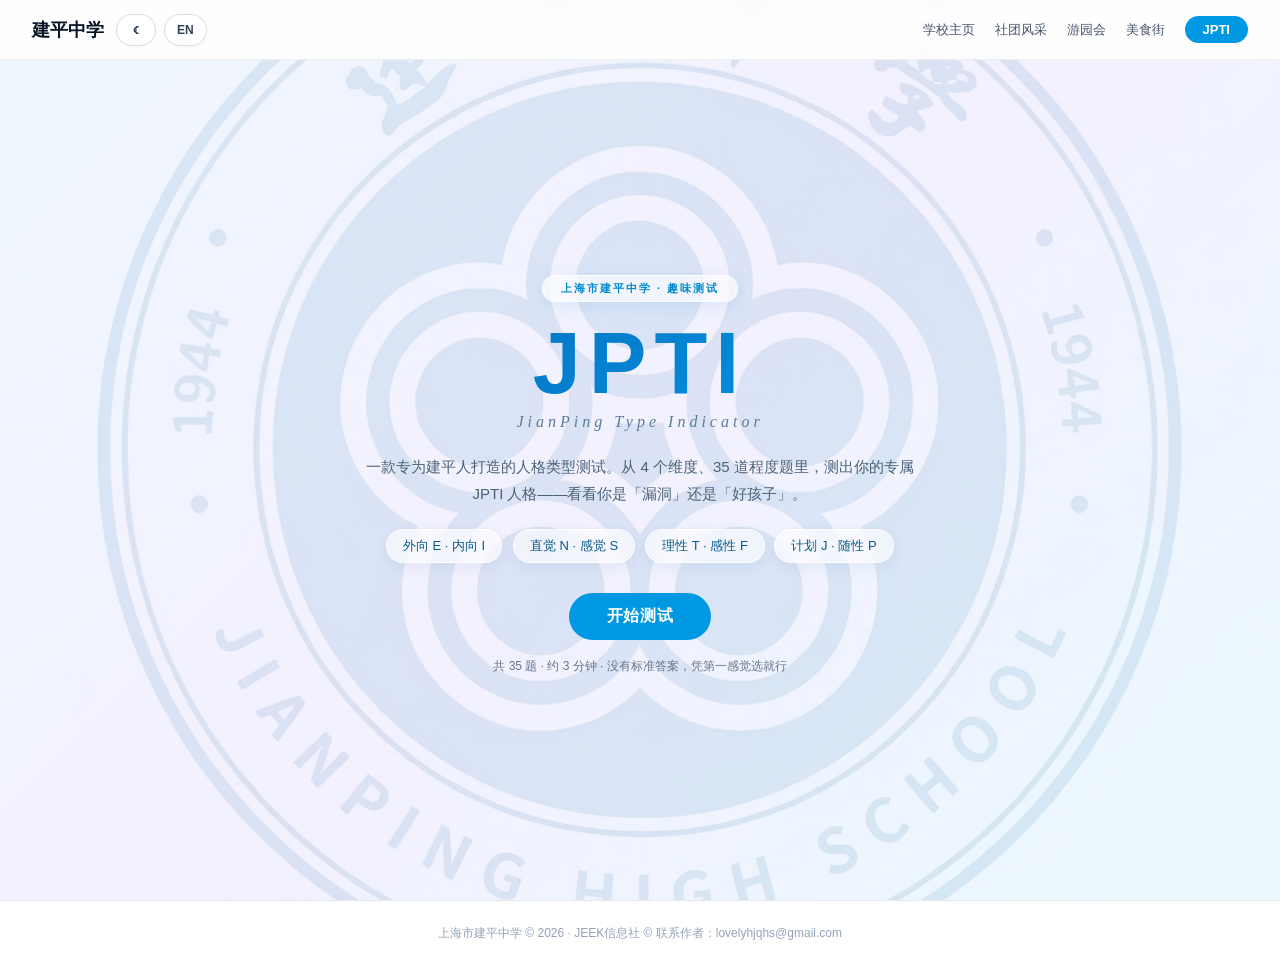
<file: jpti.html>
<!DOCTYPE html>
<html lang="zh-CN">
<head>
<link rel="apple-touch-icon" href="apple-touch-icon.png">
<link rel="icon" href="favicon.ico" type="image/x-icon">
<meta charset="UTF-8">
<meta name="viewport" content="width=device-width,initial-scale=1.0">
<title>建平中学 · JPTI 人格测试</title>
<style>
*{margin:0;padding:0;box-sizing:border-box}
body{font-family:"Microsoft YaHei","PingFang SC",sans-serif;background:#f0f2f5;color:#111;overflow-x:hidden}
[hidden]{display:none!important}

nav{position:fixed;top:0;left:0;right:0;z-index:1000;display:flex;align-items:center;justify-content:space-between;padding:12px 32px;background:rgba(255,255,255,.88);backdrop-filter:blur(14px);border-bottom:1px solid rgba(0,0,0,.06);height:60px}
.nav-logo{font-weight:700;font-size:18px;color:#0a1628;text-decoration:none}.nav-logo span{color:#0098e2}
.nav-links{display:flex;gap:20px;align-items:center}
.nav-links a{text-decoration:none;color:#475569;font-size:13px;font-weight:500}
.nav-links a:hover{color:#0098e2}
.nav-links .btn-nav{background:#0098e2;color:#fff!important;padding:6px 18px;border-radius:40px;font-weight:600}

.start{min-height:100vh;display:flex;align-items:center;justify-content:center;background:linear-gradient(135deg,#eef7ff,#f2f0ff,#e9f9ff);position:relative;overflow:hidden;padding:110px 20px 60px}
.start::before{content:"";position:absolute;inset:0;background:url("jp.jpg") center/cover no-repeat;opacity:.10;filter:saturate(.7)}
.start-content{position:relative;z-index:2;text-align:center;max-width:760px}
.hero-badge{display:inline-block;background:rgba(255,255,255,.6);backdrop-filter:blur(10px);-webkit-backdrop-filter:blur(10px);border:1px solid rgba(255,255,255,.8);color:#0089cc;font-size:11px;font-weight:600;letter-spacing:2px;padding:5px 18px;border-radius:40px;margin-bottom:18px;box-shadow:0 4px 18px rgba(0,120,190,.10)}
.start-content h1{font-size:clamp(3rem,10vw,5.4rem);font-weight:900;line-height:1;letter-spacing:8px;margin-bottom:6px;background:linear-gradient(135deg,#0a6cc0,#0098e2);-webkit-background-clip:text;background-clip:text;color:transparent;-webkit-text-fill-color:transparent}
.start-en{color:#5b7d99;font-size:clamp(12px,2vw,16px);letter-spacing:4px;font-family:Georgia,serif;font-style:italic;margin-bottom:22px}
.start-desc{color:#4a6278;font-size:15px;line-height:1.8;max-width:560px;margin:0 auto 22px}
.dim-chips{display:flex;flex-wrap:wrap;gap:10px;justify-content:center;margin-bottom:30px}
.dim-chips span{background:rgba(255,255,255,.6);backdrop-filter:blur(10px);-webkit-backdrop-filter:blur(10px);border:1px solid rgba(255,255,255,.8);color:#0a5a8c;font-size:13px;padding:7px 16px;border-radius:40px;font-weight:500;box-shadow:0 4px 14px rgba(30,90,150,.08)}
.btn-primary{display:inline-block;padding:13px 38px;border-radius:40px;background:#0098e2;color:#fff;text-decoration:none;font-weight:600;font-size:16px;border:none;cursor:pointer;transition:background .2s;font-family:inherit;letter-spacing:.04em}
.btn-primary:hover{background:#0080c4}
.start-meta{color:#64748b;font-size:12px;margin-top:18px}

.panel{min-height:100vh;display:flex;align-items:flex-start;justify-content:center;padding:110px 20px 80px;background:#f0f2f5}
.test-card{background:#fff;border-radius:18px;max-width:720px;width:100%;padding:32px 30px;box-shadow:0 12px 40px rgba(0,0,0,.08);transition:opacity .22s ease,transform .22s ease}
.test-card.card-out{opacity:0;transform:translateY(14px)}
.test-head{display:flex;justify-content:space-between;align-items:center;margin-bottom:14px}
#dimBadge{font-size:12px;font-weight:700;color:#0098e2;background:#e6f6fe;padding:5px 14px;border-radius:40px;letter-spacing:.5px}
#qCount{font-size:13px;color:#94a3b8;font-weight:600}
.progress{height:6px;border-radius:6px;background:#eef2f7;overflow:hidden;margin-bottom:24px}
#progressFill{height:100%;width:0;background:linear-gradient(90deg,#00d1e2,#0098e2);transition:width .25s}
.q-body{transition:opacity .2s ease,transform .24s ease}
.q-body.out-l{opacity:0;transform:translateX(-28px);pointer-events:none}
.q-body.out-r{opacity:0;transform:translateX(28px);pointer-events:none}
.q-body.in-r{opacity:0;transform:translateX(28px);pointer-events:none}
.q-body.in-l{opacity:0;transform:translateX(-28px);pointer-events:none}
.question{font-size:19px;font-weight:700;color:#0f172a;line-height:1.65;margin-bottom:22px;min-height:64px}
.options{display:flex;flex-direction:column;gap:10px}
.options.locked{pointer-events:none}
.opt{display:block;width:100%;text-align:left;padding:13px 18px;border-radius:12px;border:1px solid #e2e8f0;background:#fff;color:#334155;font-size:14px;cursor:pointer;transition:all .18s;font-family:inherit}
.opt:hover{border-color:#4cc8ff;background:#f8fafc}
.opt.selected{border-color:#0098e2;background:#e6f6fe;color:#0080c4;font-weight:600;box-shadow:0 0 0 3px rgba(0,152,226,.12)}
.test-nav{display:flex;justify-content:space-between;gap:12px;margin-top:24px}
.test-nav button{padding:11px 26px;border-radius:40px;border:1px solid #e2e8f0;background:#fff;color:#475569;font-size:14px;font-weight:500;cursor:pointer;transition:all .2s;font-family:inherit}
.test-nav button:disabled{opacity:.35;cursor:not-allowed}
#nextBtn{background:#0098e2;color:#fff;border-color:#0098e2}

@keyframes fadeUp{from{opacity:0;transform:translateY(16px)}to{opacity:1;transform:translateY(0)}}
.result-card{background:#fff;border-radius:18px;max-width:720px;width:100%;padding:40px 34px;box-shadow:0 12px 40px rgba(0,0,0,.08);text-align:center;animation:fadeUp .4s ease both}
.result-badge{display:inline-block;background:#e6f6fe;color:#0098e2;font-size:11px;font-weight:700;letter-spacing:2px;padding:5px 18px;border-radius:40px;margin-bottom:18px}
#typeCode{font-size:clamp(38px,9vw,64px);font-weight:900;background:linear-gradient(135deg,#0a6cc0,#0098e2);-webkit-background-clip:text;background-clip:text;color:transparent;-webkit-text-fill-color:transparent;letter-spacing:4px;line-height:1.1}
#typeName{color:#0f172a;font-size:20px;font-weight:700;margin:12px 0 20px}
#typeDesc{color:#475569;font-size:15px;line-height:1.85;text-align:left;margin-bottom:4px}
.portrait{margin:18px 0 2px;background:#f5f3ff;border:1px solid #e9d5ff;border-radius:14px;padding:14px}
.portrait-label{display:inline-block;font-size:11px;font-weight:700;letter-spacing:2px;color:#7c3aed;background:#ede9fe;padding:3px 12px;border-radius:40px;margin-bottom:8px}
#portraitImg{width:100%;max-height:440px;object-fit:contain;border-radius:10px;display:block;background:#fff}
#portraitVideo{width:100%;max-height:440px;object-fit:contain;border-radius:10px;background:#0b1e33;display:block}
.cam-note{font-size:12px;color:#7c3aed;margin-top:8px;text-align:center}
.portrait-actions{margin:16px 0 2px;text-align:center}
.toggle-btn{display:inline-flex;align-items:center;gap:6px;padding:9px 26px;border-radius:40px;border:1px dashed #c4b5fd;background:#faf5ff;color:#7c3aed;font-size:14px;font-weight:600;cursor:pointer;transition:all .2s;font-family:inherit}
.toggle-btn:hover{border-color:#a78bfa;background:#f3e8ff}
.dims{margin:28px 0 6px;text-align:left}
.dim-row{margin-bottom:18px}
.dim-top{display:flex;justify-content:space-between;font-size:12px;color:#64748b;margin-bottom:6px;font-weight:600}
.dim-bar{display:flex;height:10px;border-radius:10px;overflow:hidden;background:#eef2f7}
.dim-bar span{height:100%}
.dim-result{margin-top:6px;font-size:13px;font-weight:600;color:#1e3a5f}
.result-actions{display:flex;gap:12px;justify-content:center;margin-top:28px;flex-wrap:wrap}
.btn-ghost{display:inline-block;padding:13px 30px;border-radius:40px;border:1px solid #e2e8f0;background:#fff;color:#475569;text-decoration:none;font-weight:500;font-size:15px;transition:all .2s;font-family:inherit}
.btn-ghost:hover{border-color:#0098e2;color:#0098e2}

footer{text-align:center;padding:24px 20px;color:#94a3b8;font-size:12px;border-top:1px solid #e2e8f0;background:#fff}
@media (max-width:560px){.test-card,.result-card{padding:26px 20px}.question{font-size:17px}.test-nav button{flex:1}}
</style>
<link rel="stylesheet" href="site-tools.css">
<script>try{if(localStorage.getItem("jp-site-theme")==="dark")document.documentElement.classList.add("dark")}catch(e){}</script>
</head>
<body class="jpti-page">
<nav>
<div class="nav-left">
<a class="nav-logo" href="index.html">建平中学</a>
<div class="site-controls"><button class="site-control" id="siteThemeBtn" type="button" title="切换日间/夜间模式">☾</button><button class="site-control" id="siteLangBtn" type="button">EN</button></div>
</div>
<div class="nav-right">
<div class="nav-links"><a href="index.html" data-i18n="nav.home">学校主页</a><a href="club.html" data-i18n="nav.club">社团风采</a><a href="yyh.html" data-i18n="nav.yyh">游园会</a><a href="msj.html" data-i18n="nav.msj">美食街</a><a href="jpti.html" class="btn-nav">JPTI</a></div>
</div>
</nav>

<section class="start" id="start">
  <div class="start-content">
    <div class="hero-badge" data-i18n="jpti.badge">上海市建平中学 · 趣味测试</div>
    <h1>JPTI</h1>
    <p class="start-en">JianPing Type Indicator</p>
    <p class="start-desc" data-i18n="jpti.desc">一款专为建平人打造的人格类型测试。从 4 个维度、35 道程度题里，测出你的专属 JPTI 人格——看看你是「漏洞」还是「好孩子」。</p>
    <div class="dim-chips">
      <span data-i18n="jpti.dimEI">外向 E · 内向 I</span>
      <span data-i18n="jpti.dimNS">直觉 N · 感觉 S</span>
      <span data-i18n="jpti.dimTF">理性 T · 感性 F</span>
      <span data-i18n="jpti.dimJP">计划 J · 随性 P</span>
    </div>
    <button class="btn-primary" onclick="startTest()" data-i18n="jpti.start">开始测试</button>
    <p class="start-meta" data-i18n="jpti.meta">共 35 题 · 约 3 分钟 · 没有标准答案，凭第一感觉选就行</p>
  </div>
</section>

<section class="panel" id="test" hidden>
  <div class="test-card">
    <div class="test-head">
      <span id="dimBadge">外向 E / 内向 I</span>
      <span id="qCount">1 / 35</span>
    </div>
    <div class="progress"><div id="progressFill"></div></div>
    <div class="q-body" id="qBody">
      <div class="question" id="question"></div>
      <div class="options" id="options"></div>
    </div>
    <div class="test-nav">
      <button id="prevBtn" onclick="prev()" data-i18n="jpti.prev">上一题</button>
      <button id="nextBtn" onclick="manualNext()" data-i18n="jpti.next">下一题</button>
    </div>
  </div>
</section>

<section class="panel" id="result" hidden>
  <div class="result-card">
    <div class="result-badge" data-i18n="jpti.resultBadge">你的 JPTI 类型</div>
    <h2 id="typeCode">ENTP</h2>
    <p id="typeName">BUG · 漏洞</p>
    <p id="typeDesc"></p>
    <div class="portrait-actions"><button id="togglePortrait" class="toggle-btn" onclick="togglePortrait()">展开画像</button></div>
    <div id="portrait" class="portrait" hidden><div class="portrait-label" id="portraitLabel">画像</div><img id="portraitImg" alt="画像"><video id="portraitVideo" autoplay muted playsinline></video><p class="cam-note" id="camNote" hidden></p></div>
    <div class="dims" id="dims"></div>
    <div class="result-actions">
      <button class="btn-primary" onclick="retake()" data-i18n="jpti.retake">重新测试</button>
      <a class="btn-ghost" href="index.html" data-i18n="jpti.back">返回首页</a>
    </div>
  </div>
</section>

<footer>上海市建平中学 © 2026 · JEEK信息社 © 联系作者：lovelyhjqhs@gmail.com</footer>

<script src="site-tools.js"></script>
<script>
var originalQuestions = [
  {t:'最好的朋友摔倒了，你毫不犹豫发送道"666把自己当摔炮玩"', dim:"EI", key:"E"},
  {t:'930大舞台，你想要号召全班所有同学一起上台表演，哪怕没人理你你也不在意', dim:"EI", key:"E"},
  {t:'周末你更愿意组局密室剧本杀KTV，而不是一个人躺着刷手机。', dim:"EI", key:"E"},
  {t:'年级群里有人发了条冷笑话烂梗，你立刻接梗把它发扬光大。', dim:"EI", key:"E"},
  {t:'社团课上非~~~常热情，并且为社团发展建言献策（说真的我们需要你）', dim:"EI", key:"E"},
  {t:'放假三天如果完全没人找你聊天，你浑身难受开始主动骚扰别人。', dim:"EI", key:"E"},
  {t:'去小卖部买水路上遇到同班同学，你目不斜视假装没有看见。', dim:"EI", key:"I"},
  {t:'你发朋友圈的频率很高，一天能发好几条，而且不在乎有没有人点赞。', dim:"EI", key:"E"},
  {t:'你觉得一个人待着就是浪费生命。', dim:"EI", key:"E"},
  {t:'你脑子里总想的是if线如"如果希特勒考上了美院世界会怎样"', dim:"NS", key:"N"},
  {t:'你会突然莫名其妙地开始脑补。', dim:"NS", key:"N"},
  {t:'如果让你设计新校服，你会在上面画一堆巨大的抽象线条而不是印校徽。', dim:"NS", key:"N"},
  {t:'你更在意电影想表达什么而不是剧情走向', dim:"NS", key:"N"},
  {t:'朋友跟你说他昨天做了个梦，你追问的是"什么感觉"而不是"梦到谁了"。', dim:"NS", key:"N"},
  {t:'你相信每个人的名字里都藏着他这辈子绕不开的命题。', dim:"NS", key:"N"},
  {t:'你经常把两个毫无关系的东西强行联系在一起并且觉得它们确实有关系（比如莫名其妙的cp）。', dim:"NS", key:"N"},
  {t:'你相信所有偶然事件背后都有一个你暂时看不懂的原因。', dim:"NS", key:"N"},
  {t:'好朋友哭着跟你说"考砸了人生完了"，你第一反应是问多少分。', dim:"TF", key:"T"},
  {t:'看到争议性社会新闻你的第一反应是等等可能有转反。', dim:"TF", key:"T"},
  {t:'老师给你作文打了低分，你第一反应永远不是老师审美不行。', dim:"TF", key:"T"},
  {t:'你不会学习任何话术暖ta一整天。', dim:"TF", key:"T"},
  {t:'你很难因为一部电影或者一个故事而哭，甚至觉得旁边哭的人有点夸张。', dim:"TF", key:"T"},
  {t:'辩论/报告的时候你逻辑清晰条理分明，不会因为情绪激动就说不清楚。', dim:"TF", key:"T"},
  {t:'看新闻你优先看国际政治和经济数据，而不是社会温情故事（豪情在天）。', dim:"TF", key:"T"},
  {t:'你做选择时更多依据哪个选项更划算更有未来收益，而不是哪个更喜欢。', dim:"TF", key:"T"},
  {t:'你觉得本次测试意义不大', dim:"TF", key:"T"},
  {t:'周末五科作业你周日晚上一边骂自己一边狂补。', dim:"JP", key:"P"},
  {t:'要过个充实的假期是你的谎言。', dim:"JP", key:"P"},
  {t:'你更怕被一个ddl死死框住喘不过气，而不是计划突然被打乱全盘崩掉。', dim:"JP", key:"P"},
  {t:'你每天睡觉起床时间随缘，今天一点睡明天十一点睡后天通宵，预先透支老年时光换取青春疯狂。', dim:"JP", key:"P"},
  {t:'每天到学校你放下书包开始想"今天要交啥来着"。', dim:"JP", key:"P"},
  {t:'同学问你中午吃啥你是真的随便看哪个窗口人少吃哪个。', dim:"JP", key:"P"},
  {t:'你看剧追到一半就忘了三个月后突然想起来又从头看因为前面也忘了。', dim:"JP", key:"P"},
  {t:'你周五早上出门前才开始翻箱倒柜找东西最后迟到了还忘带，而不是周一就开始准备周五要用的东西每天检查一遍。', dim:"JP", key:"P"},
  {t:'你觉得人生像一条河流随山势转弯流到哪算哪反正终归要入海。', dim:"JP", key:"P"}
];

var dimOrder = ["EI","NS","TF","JP"];
var questions = originalQuestions.slice();

function shuffle(arr){
  var a = arr.slice();
  for (var i = a.length - 1; i > 0; i--){
    var j = Math.floor(Math.random() * (i + 1));
    var t = a[i]; a[i] = a[j]; a[j] = t;
  }
  return a;
}

function buildShuffledQuestions(){
  var result = [];
  dimOrder.forEach(function(dim){
    result = result.concat(shuffle(originalQuestions.filter(function(q){ return q.dim === dim; })));
  });
  return result;
}

var options = [
  {label:"非常符合", value:2},
  {label:"比较符合", value:1},
  {label:"不确定", value:0},
  {label:"不太符合", value:-1},
  {label:"非常不符合", value:-2}
];

var dimMeta = {
  EI:{label:"外向 E / 内向 I", first:"E", second:"I", firstName:"外向", secondName:"内向"},
  NS:{label:"直觉 N / 感觉 S", first:"N", second:"S", firstName:"直觉", secondName:"感觉"},
  TF:{label:"理性 T / 感性 F", first:"T", second:"F", firstName:"理性", secondName:"感性"},
  JP:{label:"计划 J / 随性 P", first:"J", second:"P", firstName:"计划", secondName:"随性"}
};

var results = {
  "INTJ":{type:"INTJ", code:"AI", name:"计算机", desc:'目标感极强，成绩常年前排，懒得社交但心里什么都清楚。领地意识极强，不愿意他人触碰自己的物品'},
  "INTP":{type:"INTP", code:"DREA-M", name:"梦想家", desc:'脑子里永远在拆解问题，能从"鱼香肉丝"推导出整个语言哲学体系。偏科严重，感兴趣的事能讲到全校都认识他。'},
  "ENTJ":{type:"ENTJ", code:"SUN", name:"将军", desc:'天生的总指挥，从班赛到人生全想掌控。说话直接不给人面子，但事后想想他说得确实对。'},
  "ENTP":{type:"ENTP", code:"BUG", name:"漏洞", desc:'专门钻规则漏洞并亲自测试，上课最爱跟老师抬杠而且逻辑严密。想法多到爆炸，落地全靠缘分。'},
  "INFJ":{type:"INFJ", code:"MOM", name:"？！妈妈！？", desc:'敏感度拉满，谁不开心了他第一个递纸巾。平时安静，但班里谁有事第一个想到的就是他。'},
  "INFP":{type:"INFP", code:"SLIME", name:"史莱姆", desc:'内心很软，谁看一眼能写出八百字散文。看着软但其实底线极硬，踩到了他会突然变了一个人。'},
  "ENFJ":{type:"ENFJ", code:"GOD-DAD", name:"教父", desc:'班里精神领袖，感染力极强。谁吵架了谁迷茫了全是他出面摆平。'},
  "ENFP":{type:"ENFP", code:"IDEA", name:"点子王", desc:'全班气氛发动机，脑洞一天开八个。热情来得快去得也快，上一秒拉着你搞大项目下一秒已经忘了。'},
  "ISTJ":{type:"ISTJ", code:"GOOD", name:"好孩子", desc:'秩序守护者。作业永远按时交、笔记永远最工整、永远不迟到，新时代好青年。'},
  "ISFJ":{type:"ISFJ", code:"C（H20）x", name:"碳水化合物", desc:'提供了80%的能量，但是很少有人注意到ta，肉可以没有但是没了米饭直接散伙'},
  "ESTJ":{type:"ESTJ", code:"RULE", name:"纪律委员大人", desc:'天生的纪律管理员，眼里容不下沙子。做事雷厉风行效率拉满，但理解不了为什么会有人不守规矩。'},
  "ESFJ":{type:"ESFJ", code:"GLUE", name:"水泥", desc:'班级粘合剂，最大的愿望就是全班和和气气。谁吵架了她比谁都急，第一反应是劝架。'},
  "ISTP":{type:"ISTP", code:"MONKEY", name:"猴哥", desc:'动手狂魔，电脑课老师还没讲完他就把机房系统搞崩了，然后又能自己修好。话不多，但实操类问题全班都转头看他。'},
  "ISFP":{type:"ISFP", code:"HUA❀", name:"花", desc:'校服拉链一拉开永远是一件巨好看的私服。黑板报交给他做全班惊艳，平时话少但你夸他一句他能脸红一节课。'},
  "ESTP":{type:"ESTP", code:"LETS-GO", name:"行动哥", desc:'行动派冒险家，想到什么立刻干，从不拖延，永远在第一线。社交能力拉满全校认识的人比校长还多。'},
  "ESFP":{type:"ESFP", code:"930", name:"大舞台", desc:'天生的舞台王者，班会联欢从第一个节目演到最后一个变成个人专场。情绪来得快去得也快，今天哭明天笑。'}
};

var answers = [];
var current = 0;
var transitioning = false;
var liveStream = null;
var portraitOpen = false;
var currentResultType = null;

function startTest(){
  stopCamera();
  transitioning = false;
  questions = buildShuffledQuestions();
  answers = new Array(questions.length);
  current = 0;
  document.getElementById("start").hidden = true;
  document.getElementById("result").hidden = true;
  document.getElementById("test").hidden = false;
  renderQuestion();
  window.scrollTo({top:0, behavior:"smooth"});
}

function retake(){
  document.getElementById("result").hidden = true;
  startTest();
}

function renderQuestion(){
  var q = questions[current];
  var meta = dimMeta[q.dim];
  document.getElementById("dimBadge").textContent = siteT("jpti.dim" + q.dim);
  document.getElementById("qCount").textContent = "第 " + (current + 1) + " / " + questions.length + " 题";
  document.getElementById("progressFill").style.width = ((current) / questions.length * 100) + "%";
  document.getElementById("question").textContent = q.t;

  var box = document.getElementById("options");
  box.innerHTML = "";
  options.forEach(function(o, i){
    var btn = document.createElement("button");
    btn.type = "button";
    btn.className = "opt" + (answers[current] === o.value ? " selected" : "");
    btn.textContent = siteT("jpti.opt" + i);
    btn.onclick = function(){ selectAnswer(i); };
    box.appendChild(btn);
  });

  document.getElementById("prevBtn").disabled = (current === 0);
  var isLast = (current === questions.length - 1);
  var nextBtn = document.getElementById("nextBtn");
  nextBtn.textContent = isLast ? siteT("jpti.finish") : siteT("jpti.next");
  nextBtn.disabled = (answers[current] === undefined);
  document.getElementById("options").classList.remove("locked");
}

function selectAnswer(i){
  if (transitioning) return;
  answers[current] = options[i].value;
  var buttons = document.querySelectorAll("#options .opt");
  buttons.forEach(function(b, idx){ b.classList.toggle("selected", idx === i); });
  transitioning = true;
  document.getElementById("options").classList.add("locked");
  document.getElementById("nextBtn").disabled = false;
  setTimeout(function(){ goForward(); }, 240);
}

function manualNext(){
  if (transitioning) return;
  if (answers[current] === undefined) return;
  transitioning = true;
  goForward();
}

function goForward(){
  if (current < questions.length - 1){
    slideTo(function(){
      current++;
      renderQuestion();
    }, 1);
  } else {
    var card = document.querySelector("#test .test-card");
    card.classList.add("card-out");
    setTimeout(function(){
      showResult();
      card.classList.remove("card-out");
      transitioning = false;
    }, 240);
  }
}

function slideTo(action, dir){
  var body = document.getElementById("qBody");
  body.classList.add(dir > 0 ? "out-l" : "out-r");
  setTimeout(function(){
    action();
    body.classList.remove(dir > 0 ? "out-l" : "out-r");
    body.classList.add(dir > 0 ? "in-r" : "in-l");
    void body.offsetWidth;
    body.classList.remove(dir > 0 ? "in-r" : "in-l");
    transitioning = false;
  }, 200);
}

function prev(){
  if (transitioning) return;
  if (current <= 0) return;
  transitioning = true;
  slideTo(function(){
    current--;
    renderQuestion();
  }, -1);
}

function pct(a, b){
  var total = a + b;
  if (total <= 0) return 50;
  return Math.round(a / total * 100);
}

function computeResult(){
  var scores = {E:0, I:0, N:0, S:0, T:0, F:0, J:0, P:0};
  questions.forEach(function(q, idx){
    var a = answers[idx];
    if (a === undefined || a === null) a = 0;
    if (a === 0) return;
    var meta = dimMeta[q.dim];
    if (a > 0){
      scores[q.key] += a;
    } else {
      var other = (q.key === meta.first) ? meta.second : meta.first;
      scores[other] += -a;
    }
  });
  var type = "";
  ["EI","NS","TF","JP"].forEach(function(d){
    var m = dimMeta[d];
    type += (scores[m.first] >= scores[m.second] ? m.first : m.second);
  });
  return {type:type, scores:scores};
}

function renderDims(r){
  var html = "";
  ["EI","NS","TF","JP"].forEach(function(d){
    var m = dimMeta[d];
    var a = r.scores[m.first], b = r.scores[m.second];
    var pctA = pct(a, b);
    var pctB = 100 - pctA;
    var chosenFirst = (a >= b);
    var chosen = chosenFirst ? m.first : m.second;
    var firstName = d === "EI" ? siteT("jpti.dimFirstNameE") : d === "NS" ? siteT("jpti.dimFirstNameN") : d === "TF" ? siteT("jpti.dimFirstNameT") : siteT("jpti.dimFirstNameJ");
    var secondName = d === "EI" ? siteT("jpti.dimSecondNameI") : d === "NS" ? siteT("jpti.dimSecondNameS") : d === "TF" ? siteT("jpti.dimSecondNameF") : siteT("jpti.dimSecondNameP");
    var chosenName = chosenFirst ? firstName : secondName;
    var chosenPct = chosenFirst ? pctA : pctB;
    var colorA = chosenFirst ? "#0098e2" : "#cbd5e1";
    var colorB = chosenFirst ? "#cbd5e1" : "#0098e2";
    html += '<div class="dim-row">' +
      '<div class="dim-top"><span>' + m.first + ' · ' + firstName + '</span><span>' + m.second + ' · ' + secondName + '</span></div>' +
      '<div class="dim-bar"><span style="width:' + pctA + '%;background:' + colorA + '"></span><span style="width:' + pctB + '%;background:' + colorB + '"></span></div>' +
      '<div class="dim-result">' + siteT("jpti.dimTendency") + chosenName + '（' + chosen + '）' + chosenPct + '%</div>' +
      '</div>';
  });
  document.getElementById("dims").innerHTML = html;
}

function stopCamera(){
  if (liveStream){
    liveStream.getTracks().forEach(function(t){ t.stop(); });
    liveStream = null;
  }
  var video = document.getElementById("portraitVideo");
  if (video.srcObject){ video.srcObject = null; }
}

function startCamera(){
  var box = document.getElementById("portrait");
  var video = document.getElementById("portraitVideo");
  var note = document.getElementById("camNote");
  box.hidden = false;
  video.hidden = true;
  note.hidden = false;
  note.textContent = "正在开启前置摄像头…";
  if (!navigator.mediaDevices || !navigator.mediaDevices.getUserMedia){
    note.textContent = "当前环境不支持摄像头";
    return;
  }
  navigator.mediaDevices.getUserMedia({video:{facingMode:"user"}, audio:false}).then(function(stream){
    liveStream = stream;
    video.srcObject = stream;
    video.hidden = false;
    note.hidden = true;
    var p = video.play();
    if (p && p.catch){ p.catch(function(){}); }
  }).catch(function(){
    note.textContent = "未能开启摄像头，请检查是否允许权限";
  });
}

function showImage(){
  var box = document.getElementById("portrait");
  var img = document.getElementById("portraitImg");
  var video = document.getElementById("portraitVideo");
  var note = document.getElementById("camNote");
  video.hidden = true;
  note.hidden = true;
  img.hidden = false;
  img.onload = function(){ if (portraitOpen) box.hidden = false; };
  img.onerror = function(){
    if (portraitOpen){
      img.hidden = true;
      note.hidden = false;
      note.textContent = siteT("jpti.noPortrait");
      box.hidden = false;
    }
  };
  img.src = currentResultType.toLowerCase() + ".jpg";
  if (img.complete){
    if (img.naturalWidth > 0){ box.hidden = false; }
    else if (portraitOpen){
      img.hidden = true;
      note.hidden = false;
      note.textContent = siteT("jpti.noPortrait");
      box.hidden = false;
    }
  }
}

function togglePortrait(){
  var btn = document.getElementById("togglePortrait");
  if (portraitOpen){
    portraitOpen = false;
    document.getElementById("portrait").hidden = true;
    btn.textContent = siteT("jpti.expandPortrait");
    stopCamera();
    return;
  }
  portraitOpen = true;
  btn.textContent = siteT("jpti.collapsePortrait");
  var live = (currentResultType === "ISFP" || currentResultType === "ESTP");
  document.getElementById("portraitLabel").textContent = live ? siteT("jpti.live") : siteT("jpti.portrait");
  if (live) startCamera();
  else showImage();
}

function showResult(){
  var r = computeResult();
  var res = results[r.type];
  document.getElementById("test").hidden = true;
  document.getElementById("result").hidden = false;
  document.getElementById("typeCode").textContent = res.type;
  document.getElementById("typeName").textContent = res.code + " · " + res.name;
  document.getElementById("typeDesc").textContent = res.desc;
  stopCamera();
  currentResultType = res.type;
  portraitOpen = false;
  document.getElementById("portrait").hidden = true;
  document.getElementById("portraitImg").hidden = true;
  document.getElementById("portraitVideo").hidden = true;
  document.getElementById("camNote").hidden = true;
  document.getElementById("portraitLabel").textContent = (res.type === "ISFP" || res.type === "ESTP") ? siteT("jpti.live") : siteT("jpti.portrait");
  document.getElementById("togglePortrait").textContent = siteT("jpti.expandPortrait");
  renderDims(r);
  window.scrollTo({top:0, behavior:"smooth"});
}

window.siteAfterLang = function () {
  if (!document.getElementById("test").hidden) {
    renderQuestion();
  } else if (!document.getElementById("result").hidden) {
    renderDims(computeResult());
    var live = (currentResultType === "ISFP" || currentResultType === "ESTP");
    document.getElementById("portraitLabel").textContent = live ? siteT("jpti.live") : siteT("jpti.portrait");
    document.getElementById("togglePortrait").textContent = portraitOpen ? siteT("jpti.collapsePortrait") : siteT("jpti.expandPortrait");
  }
};
</script>
</body>
</html>
</file>
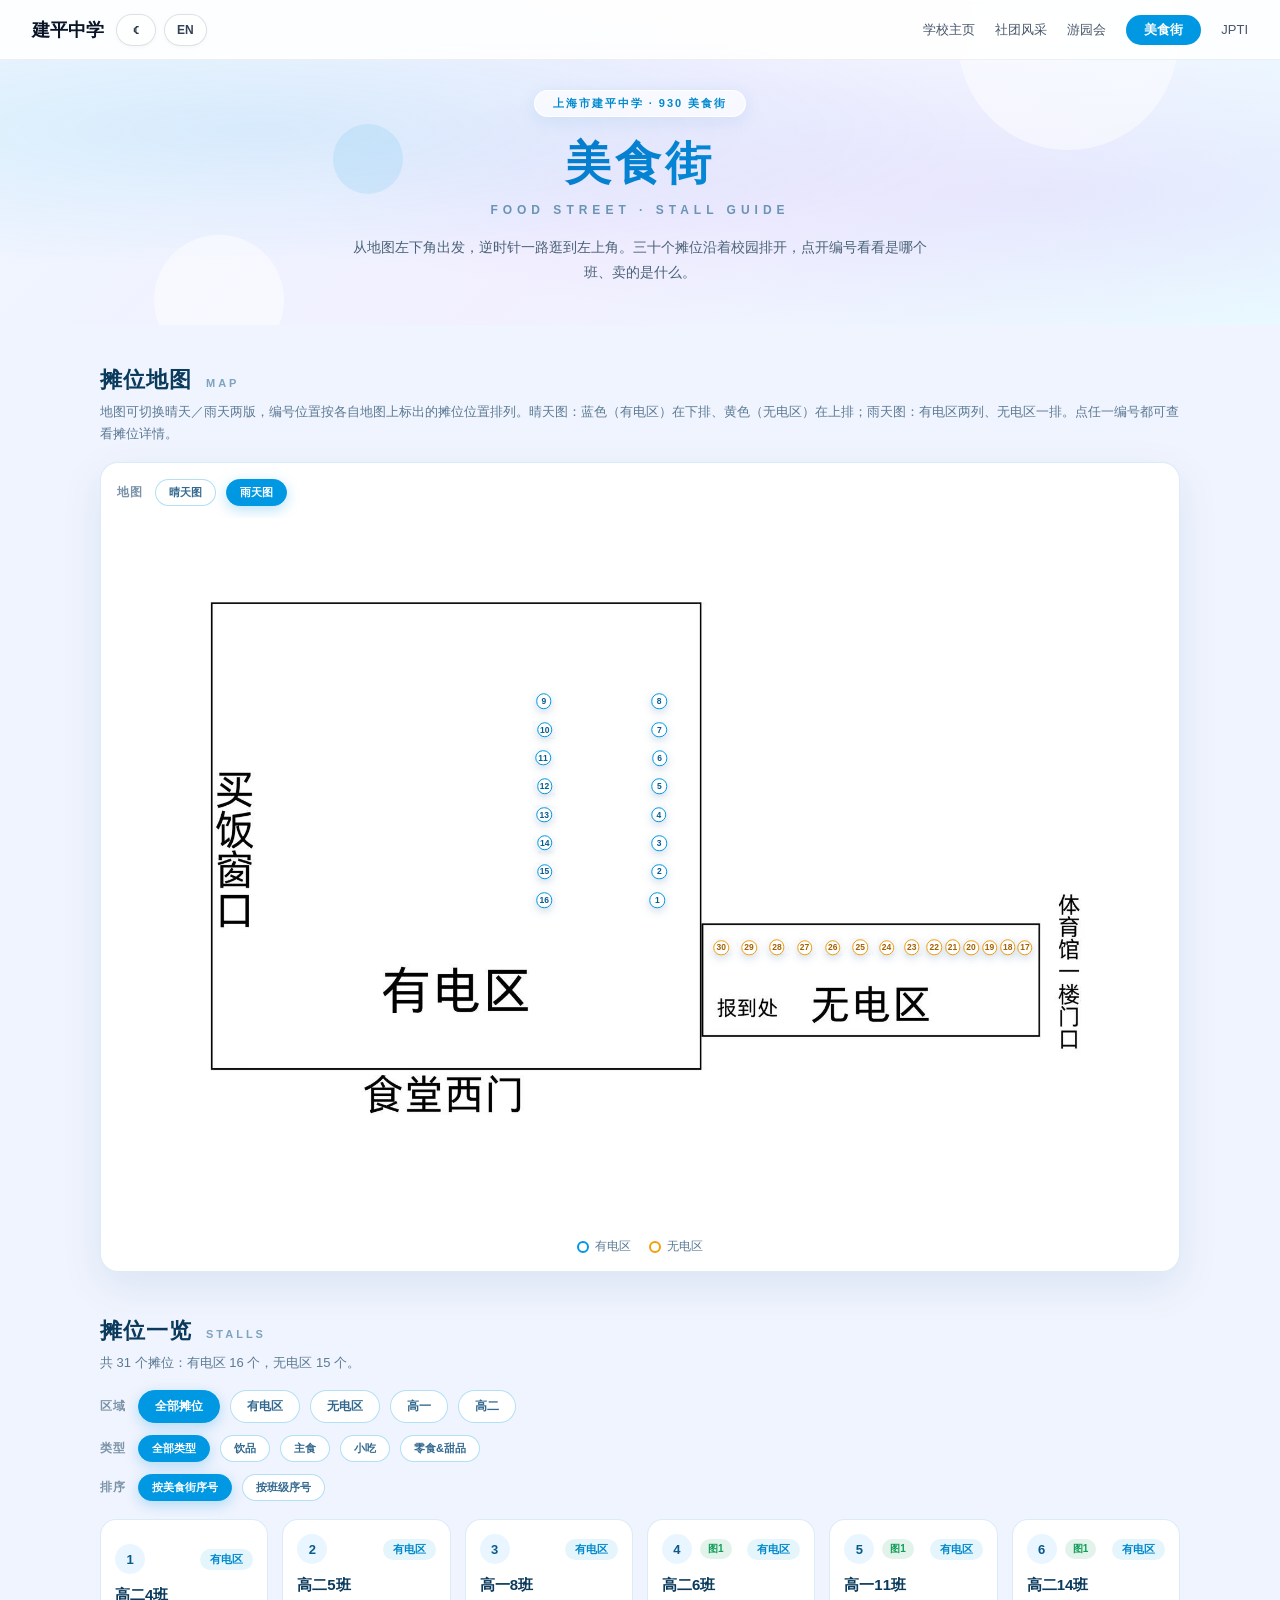
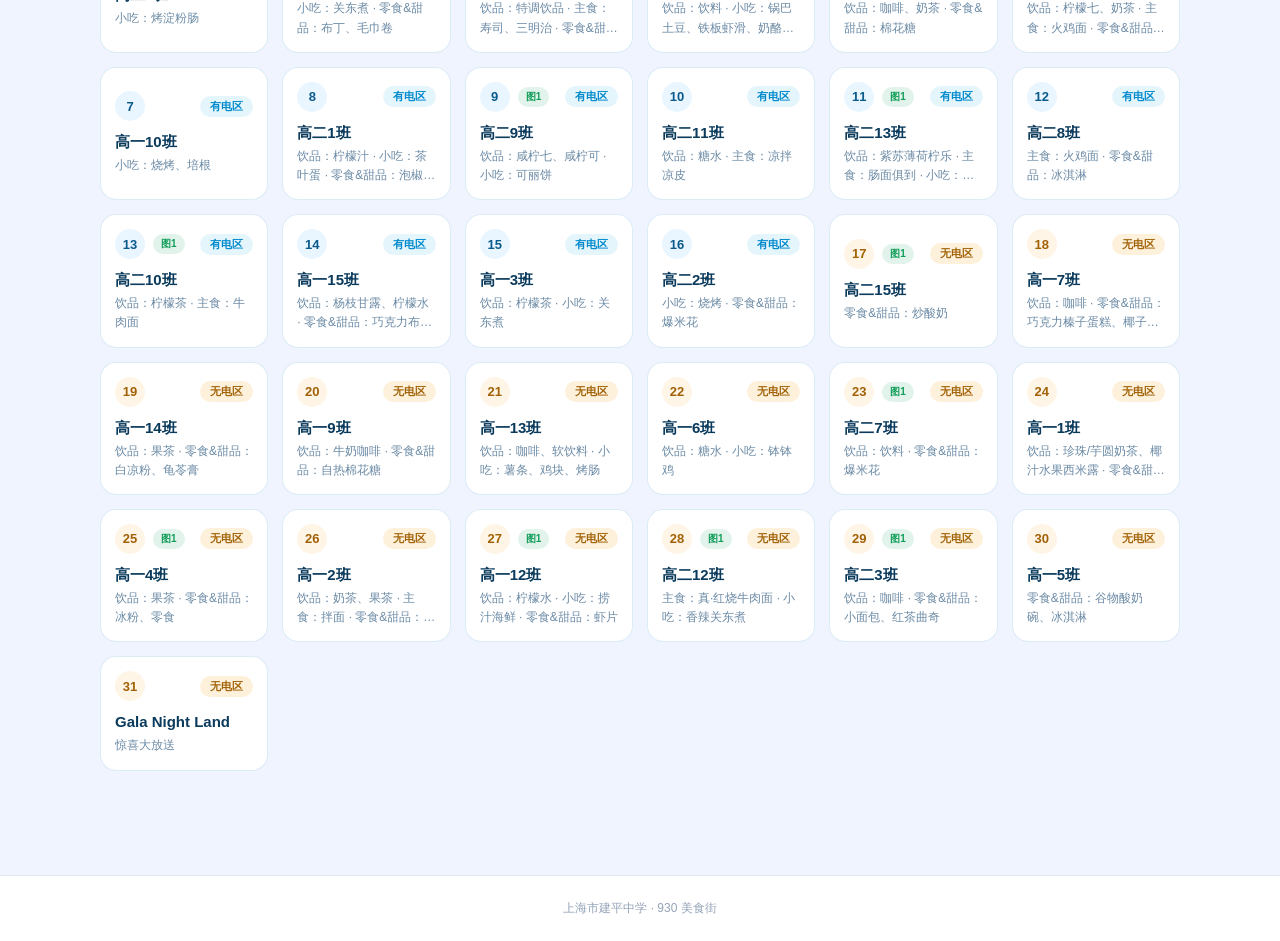
<file: msj.html>
<!DOCTYPE html>
<html lang="zh-CN">
<head><link rel="apple-touch-icon" href="apple-touch-icon.png"><link rel="icon" href="favicon.ico" type="image/x-icon"><meta charset="UTF-8"><meta name="viewport" content="width=device-width,initial-scale=1.0"><title>建平中学 · 美食街</title>
<style>
*{margin:0;padding:0;box-sizing:border-box}
body{font-family:"Microsoft YaHei","PingFang SC",sans-serif;background:#f0f4fe;color:#111;overflow-x:hidden;min-height:100vh}
nav{position:fixed;top:0;left:0;right:0;z-index:1000;display:flex;align-items:center;justify-content:space-between;padding:12px 32px;background:rgba(255,255,255,.88);backdrop-filter:blur(14px);border-bottom:1px solid rgba(0,0,0,.06);height:60px}
.nav-logo{font-weight:700;font-size:18px;color:#0a1628;text-decoration:none}
.nav-logo span{color:#0098e2}
.nav-left{display:flex;align-items:center;gap:12px}
.nav-right{display:flex;align-items:center;gap:14px}
.nav-links{display:flex;gap:20px;align-items:center}
.nav-links a{text-decoration:none;color:#475569;font-size:13px;font-weight:500;transition:color .2s}
.nav-links a:hover{color:#0098e2}
.nav-links .btn-nav{background:#0098e2;color:#fff!important;padding:6px 18px;border-radius:40px;font-weight:600}
.nav-links .btn-nav:hover{background:#0080c4}

/* ——— 顶部横幅 ——— */
.hero-banner{min-height:300px;display:flex;align-items:center;justify-content:center;background:linear-gradient(135deg,#eef7ff 0%,#f2f0ff 50%,#e9f9ff 100%);position:relative;overflow:hidden;padding:90px 20px 40px}
.hero-banner::before{content:"";position:absolute;inset:0;background:radial-gradient(ellipse at 20% 40%,rgba(0,152,226,.10) 0%,transparent 50%),radial-gradient(ellipse at 80% 60%,rgba(119,0,226,.06) 0%,transparent 50%);pointer-events:none}
.hero-shape{position:absolute;border-radius:50%;pointer-events:none;background:rgba(255,255,255,.5)}
.hero-shape.s1{width:220px;height:220px;top:-70px;right:8%}
.hero-shape.s2{width:130px;height:130px;bottom:-40px;left:12%}
.hero-shape.s3{width:70px;height:70px;top:38%;left:26%;background:rgba(0,152,226,.10)}
.hero-content{position:relative;z-index:2;text-align:center;max-width:760px}
.hero-badge{display:inline-block;background:rgba(255,255,255,.7);border:1px solid rgba(255,255,255,.9);color:#0089cc;font-size:11px;font-weight:600;letter-spacing:2px;padding:5px 18px;border-radius:40px;margin-bottom:16px;box-shadow:0 4px 18px rgba(0,120,190,.10)}
.hero-content h1{font-size:clamp(28px,6vw,46px);font-weight:900;letter-spacing:4px;background:linear-gradient(135deg,#0a6cc0,#0098e2);-webkit-background-clip:text;background-clip:text;color:transparent;-webkit-text-fill-color:transparent}
.hero-sub-en{color:#6b93b5;font-size:12px;letter-spacing:5px;font-weight:600;margin-top:8px;text-transform:uppercase}
.hero-desc{color:#4a6278;font-size:14px;line-height:1.8;max-width:600px;margin:18px auto 0}

/* ——— 内容区 ——— */
.msj-main{max-width:1120px;margin:0 auto;padding:40px 20px 60px}
.msj-block{margin-bottom:44px}
.block-head{display:flex;align-items:baseline;gap:14px;flex-wrap:wrap;margin-bottom:6px}
.block-head h2{font-size:22px;font-weight:800;color:#0a3a5c;letter-spacing:1px}
.block-head .block-en{color:#7ea3bf;font-size:11px;letter-spacing:3px;text-transform:uppercase;font-weight:600}
.block-sub{color:#5b7a94;font-size:13px;line-height:1.7;margin-bottom:16px}

/* 地图 */
.map-card{background:#fff;border:1px solid rgba(0,120,190,.14);border-radius:18px;padding:16px;box-shadow:0 14px 40px rgba(30,90,150,.10)}
.chip-btn{padding:7px 16px;border-radius:40px;border:1px solid rgba(0,152,226,.3);background:#fff;color:#33698f;font-size:12px;font-weight:600;cursor:pointer;font-family:inherit;transition:all .2s}
.chip-btn:hover{border-color:#0098e2;color:#0098e2}
.chip-btn.active{background:#0098e2;border-color:#0098e2;color:#fff;box-shadow:0 4px 14px rgba(0,152,226,.28)}
.map-wrap{position:relative;width:100%;max-width:680px;margin:0 auto;container-type:inline-size}
.map-wrap.rain{max-width:1000px}
.map-wrap img{width:100%;display:block;border-radius:12px;user-select:none;-webkit-user-drag:none}
.mcov{position:absolute;transform:translate(-50%,-50%);background:#fff;border-radius:2px;pointer-events:none;z-index:0}
.marker{position:absolute;transform:translate(-50%,-50%);width:clamp(20px,3.5cqw,26px);height:clamp(20px,3.5cqw,26px);border-radius:50%;background:#fff;border:2px solid #0098e2;color:#0a5a8c;font-size:clamp(9px,1.6cqw,11px);font-weight:700;font-family:inherit;display:flex;align-items:center;justify-content:center;cursor:pointer;box-shadow:0 3px 10px rgba(30,90,150,.22);transition:transform .18s,box-shadow .18s,background .18s;user-select:none;padding:0}
.map-wrap.rain .marker{width:clamp(10px,1.55cqw,16px);height:clamp(10px,1.55cqw,16px);font-size:clamp(6.5px,0.85cqw,8.5px);border-width:1.5px}
.marker{z-index:1}
.marker.nopower{border-color:#f59e0b;color:#a16207}
.marker:hover{transform:translate(-50%,-50%) scale(1.18);z-index:5}
.marker.active{background:#0098e2;border-color:#0098e2;color:#fff;transform:translate(-50%,-50%) scale(1.2);z-index:6}
.marker.active.nopower{background:#f59e0b;border-color:#f59e0b;color:#fff}
.map-legend{display:flex;gap:18px;justify-content:center;flex-wrap:wrap;margin-top:14px;color:#5b7a94;font-size:12px}
.map-legend span{display:inline-flex;align-items:center;gap:6px}
.dot{width:12px;height:12px;border-radius:50%;border:2px solid #0098e2;background:#fff;display:inline-block}
.dot.nopower{border-color:#f59e0b}

/* 摊位列表 */
.filters{display:flex;gap:10px;flex-wrap:wrap;margin-bottom:18px}
.filters-cat{margin-top:-6px}
.filters-sort{margin-top:-6px}
.filters-cat .chip-btn,.filters-sort .chip-btn{font-size:11px;padding:5px 13px}
.filter-label{font-size:12px;font-weight:600;color:#7b93a8;align-self:center;margin-right:2px;letter-spacing:1px}
.map-views{margin-bottom:12px}
.map-views .chip-btn{font-size:11px;padding:5px 13px}
.stall-grid{display:grid;grid-template-columns:repeat(auto-fill,minmax(168px,1fr));gap:14px}
.stall-card{background:#fff;border:1px solid rgba(0,120,190,.14);border-radius:16px;padding:14px;cursor:pointer;transition:transform .2s,box-shadow .2s,border-color .2s;text-align:left;font-family:inherit}
.stall-card:hover{transform:translateY(-3px);box-shadow:0 16px 34px rgba(30,90,150,.14);border-color:rgba(0,152,226,.5)}
.stall-top{display:flex;align-items:center;gap:8px;margin-bottom:10px}
.stall-no{width:30px;height:30px;flex:0 0 30px;border-radius:50%;background:#eaf6ff;color:#0a5a8c;font-weight:800;font-size:13px;display:flex;align-items:center;justify-content:center}
.stall-card.nopower .stall-no{background:#fff5e6;color:#a16207}
.stall-zone{margin-left:auto;font-size:11px;font-weight:600;color:#0089cc;background:rgba(0,152,226,.10);border-radius:20px;padding:3px 10px}
.stall-pic{font-size:10px;font-weight:700;color:#0f9d58;background:rgba(15,157,88,.12);border-radius:20px;padding:3px 8px}
.stall-card.nopower .stall-zone{color:#a16207;background:rgba(245,158,11,.14)}
.stall-name{font-size:15px;font-weight:700;color:#0a3a5c;line-height:1.4;margin-bottom:4px}
.stall-items{font-size:12px;color:#6b8aa5;line-height:1.6;min-height:19px;display:-webkit-box;-webkit-line-clamp:2;-webkit-box-orient:vertical;overflow:hidden}
.stall-empty{color:#9db3c6;font-style:normal}

/* 详情弹窗 */
.modal-overlay{position:fixed;inset:0;background:rgba(12,32,52,.5);backdrop-filter:blur(4px);display:none;align-items:center;justify-content:center;z-index:2000;padding:20px}
.modal-overlay.show{display:flex}
.modal{background:#fff;border-radius:20px;width:min(680px,94vw);max-height:88vh;overflow:hidden;box-shadow:0 30px 80px rgba(12,32,52,.35);position:relative}
.modal-close{position:absolute;top:12px;right:12px;width:34px;height:34px;border-radius:50%;border:1px solid rgba(0,0,0,.1);background:rgba(255,255,255,.9);font-size:16px;line-height:1;cursor:pointer;color:#475569;z-index:2}
.modal-close:hover{border-color:#0098e2;color:#0098e2}
.modal-scroll{max-height:88vh;overflow-y:auto;padding:26px 26px 30px}
.modal-poster{background:linear-gradient(135deg,#0a6cc0,#0098e2);border-radius:14px;padding:22px;color:#fff;margin-bottom:20px}
.modal-poster h2{font-size:24px;font-weight:800;letter-spacing:1px}
.modal-tags{display:flex;gap:8px;flex-wrap:wrap;margin-top:12px}
.modal-tag{background:rgba(255,255,255,.2);border:1px solid rgba(255,255,255,.35);border-radius:20px;padding:4px 12px;font-size:12px;font-weight:600}
.info-label{font-size:11px;font-weight:700;letter-spacing:2px;color:#0089cc;margin-bottom:6px}
.info-text{font-size:14px;color:#33475b;line-height:1.8;margin-bottom:18px;white-space:pre-wrap}
.modal-picture{margin-bottom:12px}
.modal-picture img{width:100%;display:block;border-radius:12px;border:1px solid rgba(0,120,190,.14)}
.pending-note{background:rgba(0,152,226,.07);border-left:3px solid #0098e2;border-radius:0 10px 10px 0;padding:12px 14px;color:#33698f;font-size:13px;line-height:1.7}
footer{text-align:center;padding:24px 20px;color:#94a3b8;font-size:12px;border-top:1px solid #e2e8f0;background:#fff}
@media (max-width:640px){
  .hero-banner{padding-top:118px;min-height:260px}
  .msj-main{padding:28px 14px 48px}
  .map-card{padding:12px}
  .stall-grid{grid-template-columns:repeat(auto-fill,minmax(146px,1fr));gap:10px}
}
</style><link rel="stylesheet" href="site-tools.css"><script>try{if(localStorage.getItem("jp-site-theme")==="dark")document.documentElement.classList.add("dark")}catch(e){}</script></head><body class="msj-page">
<nav>
<div class="nav-left">
<a class="nav-logo" href="index.html">建平中学</a>
<div class="site-controls"><button class="site-control" id="siteThemeBtn" type="button" title="切换日间/夜间模式">☾</button><button class="site-control" id="siteLangBtn" type="button">EN</button></div>
</div>
<div class="nav-right">
<div class="nav-links"><a href="index.html" data-i18n="nav.home">学校主页</a><a href="club.html" data-i18n="nav.club">社团风采</a><a href="yyh.html" data-i18n="nav.yyh">游园会</a><a href="msj.html" class="btn-nav" data-i18n="nav.msj">美食街</a><a href="jpti.html">JPTI</a></div>
</div>
</nav>

<section class="hero-banner">
<div class="hero-shape s1"></div>
<div class="hero-shape s2"></div>
<div class="hero-shape s3"></div>
<div class="hero-content">
<div class="hero-badge" data-i18n="msj.badge">上海市建平中学 · 930 美食街</div>
<h1 data-i18n="nav.msj">美食街</h1>
<p class="hero-sub-en">Food Street · Stall Guide</p>
<p class="hero-desc" data-i18n="msj.desc">从地图左下角出发，逆时针一路逛到左上角。三十个摊位沿着校园排开，点开编号看看是哪个班、卖的是什么。</p>
</div>
</section>

<main class="msj-main">
  <section class="msj-block">
    <div class="block-head"><h2 data-i18n="msj.mapTitle">摊位地图</h2><span class="block-en">Map</span></div>
    <p class="block-sub" data-i18n="msj.mapSub">地图可切换晴天／雨天两版，编号位置按各自地图上标出的摊位位置排列。晴天图：蓝色（有电区）在下排、黄色（无电区）在上排；雨天图：有电区两列、无电区一排。点任一编号都可查看摊位详情。</p>
    <div class="map-card">
      <div class="filters map-views">
        <span class="filter-label">地图</span>
        <button class="chip-btn" data-view="sunny" type="button">晴天图</button>
        <button class="chip-btn active" data-view="rain" type="button">雨天图</button>
      </div>
      <div class="map-wrap rain" id="mapWrap">
        <img id="mapImg" src="rain.jpg" alt="美食街摊位地图" draggable="false">
      </div>
      <div class="map-legend">
        <span><i class="dot"></i><span data-i18n="msj.power">有电区</span></span>
        <span><i class="dot nopower"></i><span data-i18n="msj.nopower">无电区</span></span>
      </div>
    </div>
  </section>

  <section class="msj-block">
    <div class="block-head"><h2 data-i18n="msj.listTitle">摊位一览</h2><span class="block-en">Stalls</span></div>
    <p class="block-sub" id="listSub"></p>
    <div class="filters">
      <span class="filter-label">区域</span>
      <button class="chip-btn active" data-filter="all" type="button" data-i18n="msj.all">全部摊位</button>
      <button class="chip-btn" data-filter="power" type="button" data-i18n="msj.power">有电区</button>
      <button class="chip-btn" data-filter="nopower" type="button" data-i18n="msj.nopower">无电区</button>
      <button class="chip-btn" data-filter="g1" type="button">高一</button>
      <button class="chip-btn" data-filter="g2" type="button">高二</button>
    </div>
    <div class="filters filters-cat">
      <span class="filter-label">类型</span>
      <button class="chip-btn active" data-cat="all" type="button">全部类型</button>
      <button class="chip-btn" data-cat="饮品" type="button">饮品</button>
      <button class="chip-btn" data-cat="主食" type="button">主食</button>
      <button class="chip-btn" data-cat="小吃" type="button">小吃</button>
      <button class="chip-btn" data-cat="零食&甜品" type="button">零食&amp;甜品</button>
    </div>
    <div class="filters filters-sort">
      <span class="filter-label">排序</span>
      <button class="chip-btn active" data-sort="order" type="button">按美食街序号</button>
      <button class="chip-btn" data-sort="class" type="button">按班级序号</button>
    </div>
    <div class="stall-grid" id="stallGrid"></div>
  </section>
</main>

<div class="modal-overlay" id="modalOverlay">
  <div class="modal">
    <button class="modal-close" id="modalClose" type="button">✕</button>
    <div class="modal-scroll">
      <div class="modal-poster">
        <h2 id="modalTitle">摊位</h2>
        <div class="modal-tags" id="modalTags"></div>
      </div>
      <div class="info-label" data-i18n="msj.sellTitle">摊位内容</div>
      <div class="info-text" id="modalItems"></div>
      <div class="info-label" data-i18n="msj.descTitle">摊位介绍</div>
      <div class="info-text" id="modalDesc"></div>
      <div class="info-label" data-i18n="msj.picTitle">更多图片</div>
      <div id="modalPics"></div>
    </div>
  </div>
</div>

<footer>上海市建平中学 · 930 美食街</footer>

<script>
(function () {
  var TOTAL = 36;          // 摊位总数
  // 摊位清单来自 msj1.jpg 抽签表：没有写班级的格子代表该摊位不存在，已剔除
  // 无电区 序号 3、4、6、14、19、20 为空 → 无此摊位；有电区 13、14、15 的班级待补
  var STALL_SPEC = [
    { zone: "power", no: 1, cls: "高二4班", cats: ["小吃"], items: "小吃：烤淀粉肠" },
    { zone: "power", no: 2, cls: "高二5班", cats: ["小吃", "零食&甜品"], items: "小吃：关东煮\n零食&甜品：布丁、毛巾卷" },
    { zone: "power", no: 3, cls: "高一8班", cats: ["饮品", "主食", "零食&甜品"], items: "饮品：特调饮品\n主食：寿司、三明治\n零食&甜品：怪味豆" },
    { zone: "power", no: 4, cls: "高二6班", cats: ["饮品", "小吃"], items: "饮品：饮料\n小吃：锅巴土豆、铁板虾滑、奶酪麻糍", images: ["msj2506.jpg"] },
    { zone: "power", no: 5, cls: "高一11班", cats: ["饮品", "零食&甜品"], items: "饮品：咖啡、奶茶\n零食&甜品：棉花糖", images: ["msj2611.jpg"] },
    { zone: "power", no: 6, cls: "高二14班", cats: ["饮品", "主食", "零食&甜品"], items: "饮品：柠檬七、奶茶\n主食：火鸡面\n零食&甜品：棉花糖、薯片拌碗、冰粉", images: ["msj2514.jpg"] },
    { zone: "power", no: 7, cls: "高一10班", cats: ["小吃"], items: "小吃：烧烤、培根" },
    { zone: "power", no: 8, cls: "高二1班", cats: ["饮品", "小吃", "零食&甜品"], items: "饮品：柠檬汁\n小吃：茶叶蛋\n零食&甜品：泡椒凤爪" },
    { zone: "power", no: 9, cls: "高二9班", cats: ["饮品", "小吃"], items: "饮品：咸柠七、咸柠可\n小吃：可丽饼", images: ["msj2509.jpg"] },
    { zone: "power", no: 10, cls: "高二11班", cats: ["饮品", "主食"], items: "饮品：糖水\n主食：凉拌凉皮" },
    { zone: "power", no: 11, cls: "高二13班", cats: ["饮品", "主食", "小吃", "零食&甜品"], items: "饮品：紫苏薄荷柠乐\n主食：肠面俱到\n小吃：成吉思鸡\n零食&甜品：手工棉花糖", images: ["msj2513.jpg"] },
    { zone: "power", no: 12, cls: "高二8班", cats: ["主食", "零食&甜品"], items: "主食：火鸡面\n零食&甜品：冰淇淋" },
    { zone: "power", no: 13, cls: "高二10班", cats: ["饮品", "主食"], items: "饮品：柠檬茶\n主食：牛肉面", images: ["msj2510.jpg"] },
    { zone: "power", no: 14, cls: "高一15班", cats: ["饮品", "零食&甜品"], items: "饮品：杨枝甘露、柠檬水\n零食&甜品：巧克力布朗尼、巴斯克" },
    { zone: "power", no: 15, cls: "高一3班", cats: ["饮品", "小吃"], items: "饮品：柠檬茶\n小吃：关东煮" },
    { zone: "power", no: 16, cls: "高二2班", cats: ["小吃", "零食&甜品"], items: "小吃：烧烤\n零食&甜品：爆米花" },
    { zone: "nopower", no: 1, cls: "高二15班", cats: ["零食&甜品"], items: "零食&甜品：炒酸奶", images: ["msj2515.jpg"] },
    { zone: "nopower", no: 2, cls: "高一7班", cats: ["饮品", "零食&甜品"], items: "饮品：咖啡\n零食&甜品：巧克力榛子蛋糕、椰子芒果慕斯蛋糕、马卡龙" },
    { zone: "nopower", no: 5, cls: "高一14班", cats: ["饮品", "零食&甜品"], items: "饮品：果茶\n零食&甜品：白凉粉、龟苓膏" },
    { zone: "nopower", no: 7, cls: "高一9班", cats: ["饮品", "零食&甜品"], items: "饮品：牛奶咖啡\n零食&甜品：自热棉花糖" },
    { zone: "nopower", no: 8, cls: "高一13班", cats: ["饮品", "小吃"], items: "饮品：咖啡、软饮料\n小吃：薯条、鸡块、烤肠" },
    { zone: "nopower", no: 9, cls: "高一6班", cats: ["饮品", "小吃"], items: "饮品：糖水\n小吃：钵钵鸡" },
    { zone: "nopower", no: 10, cls: "高二7班", cats: ["饮品", "零食&甜品"], items: "饮品：饮料\n零食&甜品：爆米花", images: ["msj2507.jpg"] },
    { zone: "nopower", no: 11, cls: "高一1班", cats: ["饮品", "零食&甜品"], items: "饮品：珍珠/芋圆奶茶、椰汁水果西米露\n零食&甜品：糖葫芦" },
    { zone: "nopower", no: 12, cls: "高一4班", cats: ["饮品", "零食&甜品"], items: "饮品：果茶\n零食&甜品：冰粉、零食", images: ["msj2604.jpg"] },
    { zone: "nopower", no: 13, cls: "高一2班", cats: ["饮品", "主食", "零食&甜品"], items: "饮品：奶茶、果茶\n主食：拌面\n零食&甜品：零食" },
    { zone: "nopower", no: 15, cls: "高一12班", cats: ["饮品", "小吃", "零食&甜品"], items: "饮品：柠檬水\n小吃：捞汁海鲜\n零食&甜品：虾片", images: ["msj2612.jpg"] },
    { zone: "nopower", no: 16, cls: "高二12班", cats: ["主食", "小吃"], items: "主食：真·红烧牛肉面\n小吃：香辣关东煮", images: ["msj2512.jpg"] },
    { zone: "nopower", no: 17, cls: "高二3班", cats: ["饮品", "零食&甜品"], items: "饮品：咖啡\n零食&甜品：小面包、红茶曲奇", images: ["msj2503.jpg"] },
    { zone: "nopower", no: 18, cls: "高一5班", cats: ["零食&甜品"], items: "零食&甜品：谷物酸奶碗、冰淇淋" },
    { zone: "nopower", no: null, name: "Gala Night Land", items: "惊喜大放送", cats: [], noMarker: true }
  ];

  // 晴天图（msj2.png）坐标：有电区（蓝）在下排从左到右递增，无电区（黄）在上排从右到左递增。
  var DEFAULT_POS = [
    [8,89.5],[13.6,89.5],[19.2,89.5],[24.8,89.5],[30.4,89.5],[36,89.5],[41.6,89.5],[47.2,89.5],
    [52.8,89.5],[58.4,89.5],[64,89.5],[69.6,89.5],[75.2,89.5],[80.8,89.5],[86.4,89.5],[92,89.5],
    [92,10.5],[86,10.5],[80,10.5],[74,10.5],[68,10.5],[62,10.5],[56,10.5],[50,10.5],
    [44,10.5],[38,10.5],[32,10.5],[26,10.5],[20,10.5],[14,10.5],[8,10.5]
  ];

  // 雨天图（rain.jpg）坐标：按图中印刷的数字识别出的位置 ——
  // 有电区 1-16 排成两列（右列 1-8 自下而上，左列 9-16 自上而下），无电区 1-18 排成一行（右端为 1）。
  // 顺序与 DEFAULT_POS / STALL_SPEC 一一对应；最后一格是 Gala Night Land（图中没有印刷号，放在无电区这一行右端）。
  // 坐标取每处印刷数字的“墨迹中心”，保证圆圈正压在图上数字的位置
  var RAIN_POS = [
    [51.74,54.10],[51.93,50.04],[51.91,46.02],[51.88,41.99],[51.93,37.93],[51.96,33.98],[51.93,29.96],[51.91,25.90],
    [40.39,25.90],[40.47,29.96],[40.31,33.95],[40.45,37.93],[40.42,41.99],[40.47,45.98],[40.45,50.04],[40.42,54.10],
    [88.49,60.78],[86.78,60.74],[84.95,60.78],[83.10,60.78],[81.25,60.74],[79.43,60.74],[77.17,60.74],[74.65,60.78],
    [72.03,60.74],[69.27,60.78],[66.45,60.78],[63.69,60.74],[60.91,60.78],[58.12,60.78],[91.40,60.78]
  ];

  // 雨天图上印刷数字的墨迹尺寸（宽%、高%），用来铺一块白底把原数字盖住，避免和圆圈里的数字打架
  var RAIN_COV = [
    [0.9,2.1],[1.2,2.1],[1.2,2.2],[1.2,2.1],[1.2,2.1],[1.2,2.2],[1.2,2.1],[1.2,2.1],
    [1.2,2.1],[2.1,2.1],[1.8,2.1],[2.1,2.1],[2.1,2.1],[2.1,2.1],[2.1,2.1],[2.1,2.1],
    [0.9,2.1],[1.2,2.1],[1.2,2.1],[1.2,2.1],[1.2,2.1],[1.2,2.1],[2.1,2.1],[1.7,2.1],
    [2.1,2.1],[2.1,2.1],[2.1,2.1],[2.1,2.1],[2.1,2.1],[2.1,2.1],[0,0]
  ];

  var MAP_SRC = { sunny: "msj2.png", rain: "rain.jpg" };
  var mapView = "rain";   // 默认展示雨天图

  // 摊位数据：cls 班级 / name 摊位名称 / items 卖什么 / desc 介绍 / images 详细图片（文件名）
  var STALLS = STALL_SPEC.map(function (spec, i) {
    return {
      order: i + 1,
      zone: spec.zone,
      no: spec.no,
      cls: spec.cls || "",
      name: spec.name || "",
      items: spec.items || "",
      cats: spec.cats || [],
      desc: "",
      images: spec.images || [],
      noMarker: !!spec.noMarker,
      x: DEFAULT_POS[i][0],
      y: DEFAULT_POS[i][1],
      rx: RAIN_POS[i][0],
      ry: RAIN_POS[i][1]
    };
  });
  TOTAL = STALLS.length;

  var $ = function (id) { return document.getElementById(id); };
  var t = function (key, fallback) { return (window.siteT ? window.siteT(key) : fallback); };
  var zoneLabel = function (zone) { return zone === "nopower" ? t("msj.nopower", "无电区") : t("msj.power", "有电区"); };
  var pending = function () { return t("msj.pending", "待补充"); };
  var current = "all";
  var currentCat = "all";
  var sortMode = "order";   // order = 按美食街序号，class = 按班级序号（高一→高二，1班→15班）

  function renderMarkers() {
    var wrap = $("mapWrap");
    Array.prototype.slice.call(wrap.querySelectorAll(".marker, .mcov")).forEach(function (m) { m.remove(); });
    STALLS.forEach(function (s, idx) {
      if (!inZone(s, current)) return;   // 按区域/年级筛选时，地图上只保留对得上的编号
      if (s.noMarker) return;            // 特别摊位（Gala Night Land）不出现在地图上，只在摊位列表里
      var mx = mapView === "rain" ? s.rx : s.x;
      var my = mapView === "rain" ? s.ry : s.y;
      // 雨天图：先在印刷数字的位置铺一块白底，再把圆圈压上去，保证圆圈与图上数字对齐
      if (mapView === "rain" && RAIN_COV[idx] && RAIN_COV[idx][0]) {
        var cov = document.createElement("span");
        cov.className = "mcov";
        cov.style.left = mx + "%";
        cov.style.top = my + "%";
        cov.style.width = RAIN_COV[idx][0] + "%";
        cov.style.height = RAIN_COV[idx][1] + "%";
        wrap.appendChild(cov);
      }
      var el = document.createElement("button");
      el.type = "button";
      el.className = "marker" + (s.zone === "nopower" ? " nopower" : "");
      el.style.left = mx + "%";
      el.style.top = my + "%";
      el.textContent = s.order;
      el.title = (s.name || s.cls || pending()) + " · " + zoneLabel(s.zone) + (s.no ? " " + s.no + " 号" : "");
      el.dataset.idx = idx;
      el.addEventListener("click", function () { openStall(idx); });
      wrap.appendChild(el);
    });
  }

  function renderList() {
    var grid = $("stallGrid");
    grid.innerHTML = "";
    var shown = STALLS.filter(function (s) {
      if (!inZone(s, current)) return false;
      if (currentCat !== "all" && (s.cats || []).indexOf(currentCat) === -1) return false;
      return true;
    });
    if (sortMode === "class") {
      shown = shown.slice().sort(function (a, b) {
        var ka = classKey(a);
        var kb = classKey(b);
        if (ka[0] !== kb[0]) return ka[0] - kb[0];
        if (ka[1] !== kb[1]) return ka[1] - kb[1];
        return a.order - b.order;
      });
    }
    shown.forEach(function (s) {
      var idx = STALLS.indexOf(s);
      var card = document.createElement("button");
      card.type = "button";
      card.className = "stall-card" + (s.zone === "nopower" ? " nopower" : "");
      card.innerHTML =
        '<div class="stall-top"><span class="stall-no">' + s.order + '</span>' +
        (s.images && s.images.length ? '<span class="stall-pic">图' + s.images.length + '</span>' : '') +
        '<span class="stall-zone">' + zoneLabel(s.zone) + '</span></div>' +
        '<div class="stall-name">' + (s.name || s.cls || pending()) + '</div>' +
        '<div class="stall-items">' + (s.items ? escapeHtml(s.items).replace(/\n/g, " · ") : '<span class="stall-empty">摊位内容待补充</span>') + '</div>';
      card.addEventListener("click", function () { openStall(idx, true); });
      grid.appendChild(card);
    });
  }

  function escapeHtml(str) {
    return String(str).replace(/[&<>"]/g, function (c) {
      return { "&": "&amp;", "<": "&lt;", ">": "&gt;", '"': "&quot;" }[c];
    });
  }

  // 班级排序用：高一 → 高二 → 高三，班号 1 → 15；没有班级的摊位排最后
  function classKey(s) {
    var m = /^高(一|二|三)(\d+)班$/.exec(s.cls || "");
    if (!m) return [99, s.order];
    return [{ "一": 0, "二": 1, "三": 2 }[m[1]], parseInt(m[2], 10)];
  }

  // 区域/年级筛选：all 全部、power 有电区、nopower 无电区、g1 高一、g2 高二
  function inZone(s, zone) {
    if (zone === "all") return true;
    if (zone === "power" || zone === "nopower") return s.zone === zone;
    if (zone === "g1") return /^高一/.test(s.cls || "");
    if (zone === "g2") return /^高二/.test(s.cls || "");
    return true;
  }

  function updateListSub() {
    var power = STALLS.filter(function (s) { return s.zone === "power"; }).length;
    $("listSub").textContent = "共 " + STALLS.length + " 个摊位：有电区 " + power + " 个，无电区 " + (STALLS.length - power) + " 个。";
  }

  function openStall(idx, scroll) {
    var s = STALLS[idx];
    document.querySelectorAll(".marker.active").forEach(function (m) { m.classList.remove("active"); });
    var marker = document.querySelector('.marker[data-idx="' + idx + '"]');
    if (marker) marker.classList.add("active");
    $("modalTitle").textContent = (s.name || s.cls || pending()) + " · " + s.order + " 号摊位";
    $("modalTags").innerHTML =
      '<span class="modal-tag">' + zoneLabel(s.zone) + '</span>' +
      (s.no ? '<span class="modal-tag">' + zoneLabel(s.zone) + ' ' + s.no + ' 号</span>' : "") +
      (s.cls ? '<span class="modal-tag">' + s.cls + '</span>' : "") +
      (s.cats || []).map(function (c) { return '<span class="modal-tag">' + c + '</span>'; }).join("");
    $("modalItems").textContent = s.items || pending();
    $("modalDesc").textContent = s.desc || pending();
    var pics = $("modalPics");
    pics.innerHTML = "";
    if (s.images && s.images.length) {
      s.images.forEach(function (src) {
        var box = document.createElement("div");
        box.className = "modal-picture";
        box.innerHTML = '<a href="' + src + '" target="_blank" rel="noopener"><img loading="lazy" src="' + src + '" alt="' + (s.name || s.cls || s.order + "号摊位") + ' 图片"></a>';
        pics.appendChild(box);
      });
    } else {
      pics.innerHTML = '<div class="pending-note">该摊位的详细图片待补充。收到素材后会按摊位编号放进来。</div>';
    }
    $("modalOverlay").classList.add("show");
    if (scroll) $("modalOverlay").scrollTop = 0;
  }

  function closeStall() {
    $("modalOverlay").classList.remove("show");
    document.querySelectorAll(".marker.active").forEach(function (m) { m.classList.remove("active"); });
  }

  document.querySelectorAll(".filters .chip-btn").forEach(function (btn) {
    btn.addEventListener("click", function () {
      if (btn.dataset.view !== undefined) {
        mapView = btn.dataset.view;
        document.querySelectorAll(".map-views .chip-btn").forEach(function (b) { b.classList.toggle("active", b === btn); });
        $("mapImg").src = MAP_SRC[mapView];
        $("mapWrap").classList.toggle("rain", mapView === "rain");
        renderMarkers();
      } else if (btn.dataset.sort !== undefined) {
        sortMode = btn.dataset.sort;
        document.querySelectorAll(".filters-sort .chip-btn").forEach(function (b) { b.classList.toggle("active", b === btn); });
      } else if (btn.dataset.cat !== undefined) {
        currentCat = btn.dataset.cat;
        document.querySelectorAll(".filters-cat .chip-btn").forEach(function (b) { b.classList.toggle("active", b === btn); });
      } else {
        current = btn.dataset.filter;
        document.querySelectorAll(".filters:not(.filters-cat):not(.filters-sort) .chip-btn").forEach(function (b) { b.classList.toggle("active", b === btn); });
        renderMarkers();
      }
      renderList();
    });
  });
  $("modalClose").addEventListener("click", closeStall);
  $("modalOverlay").addEventListener("click", function (e) { if (e.target === this) closeStall(); });
  document.addEventListener("keydown", function (e) { if (e.key === "Escape") closeStall(); });
  document.addEventListener("site:langchange", function () { renderMarkers(); renderList(); updateListSub(); });

  renderMarkers();
  renderList();
  updateListSub();
})();
</script>
<script src="site-tools.js"></script>
</body></html>
</file>
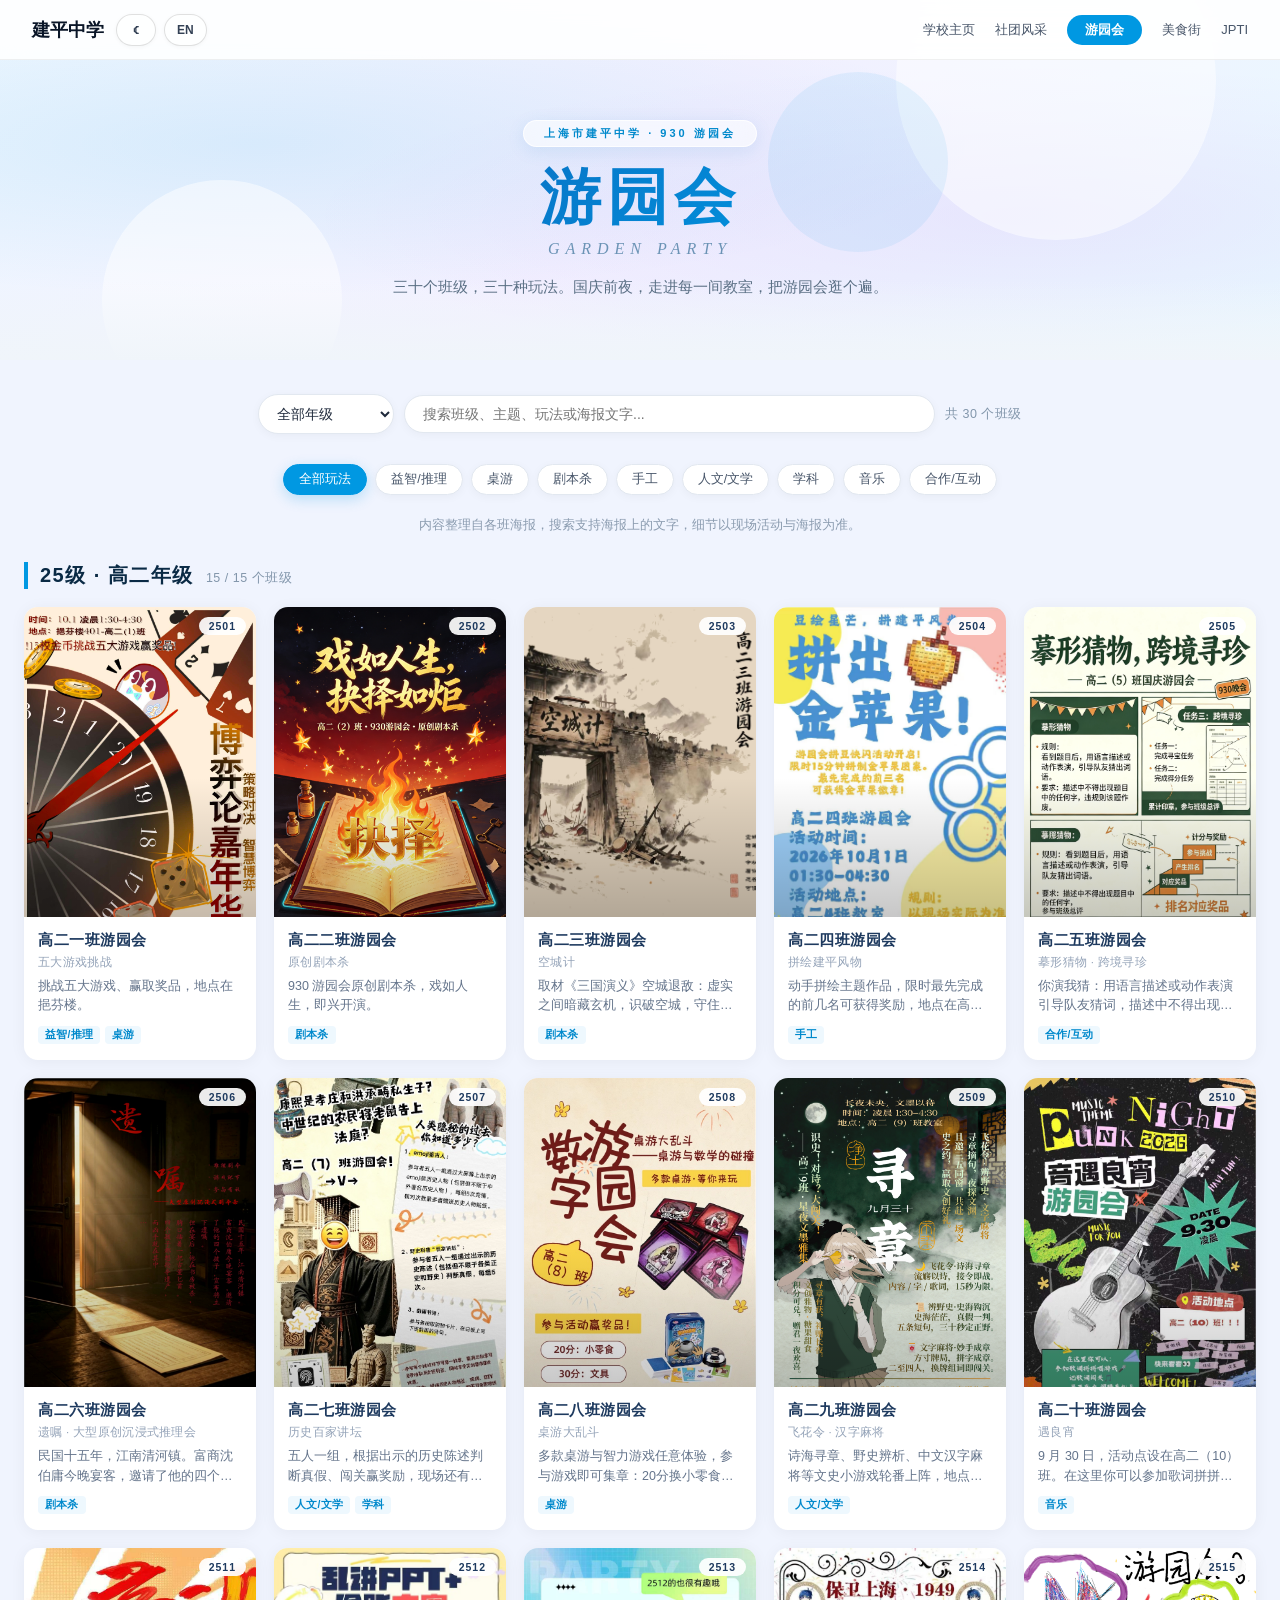
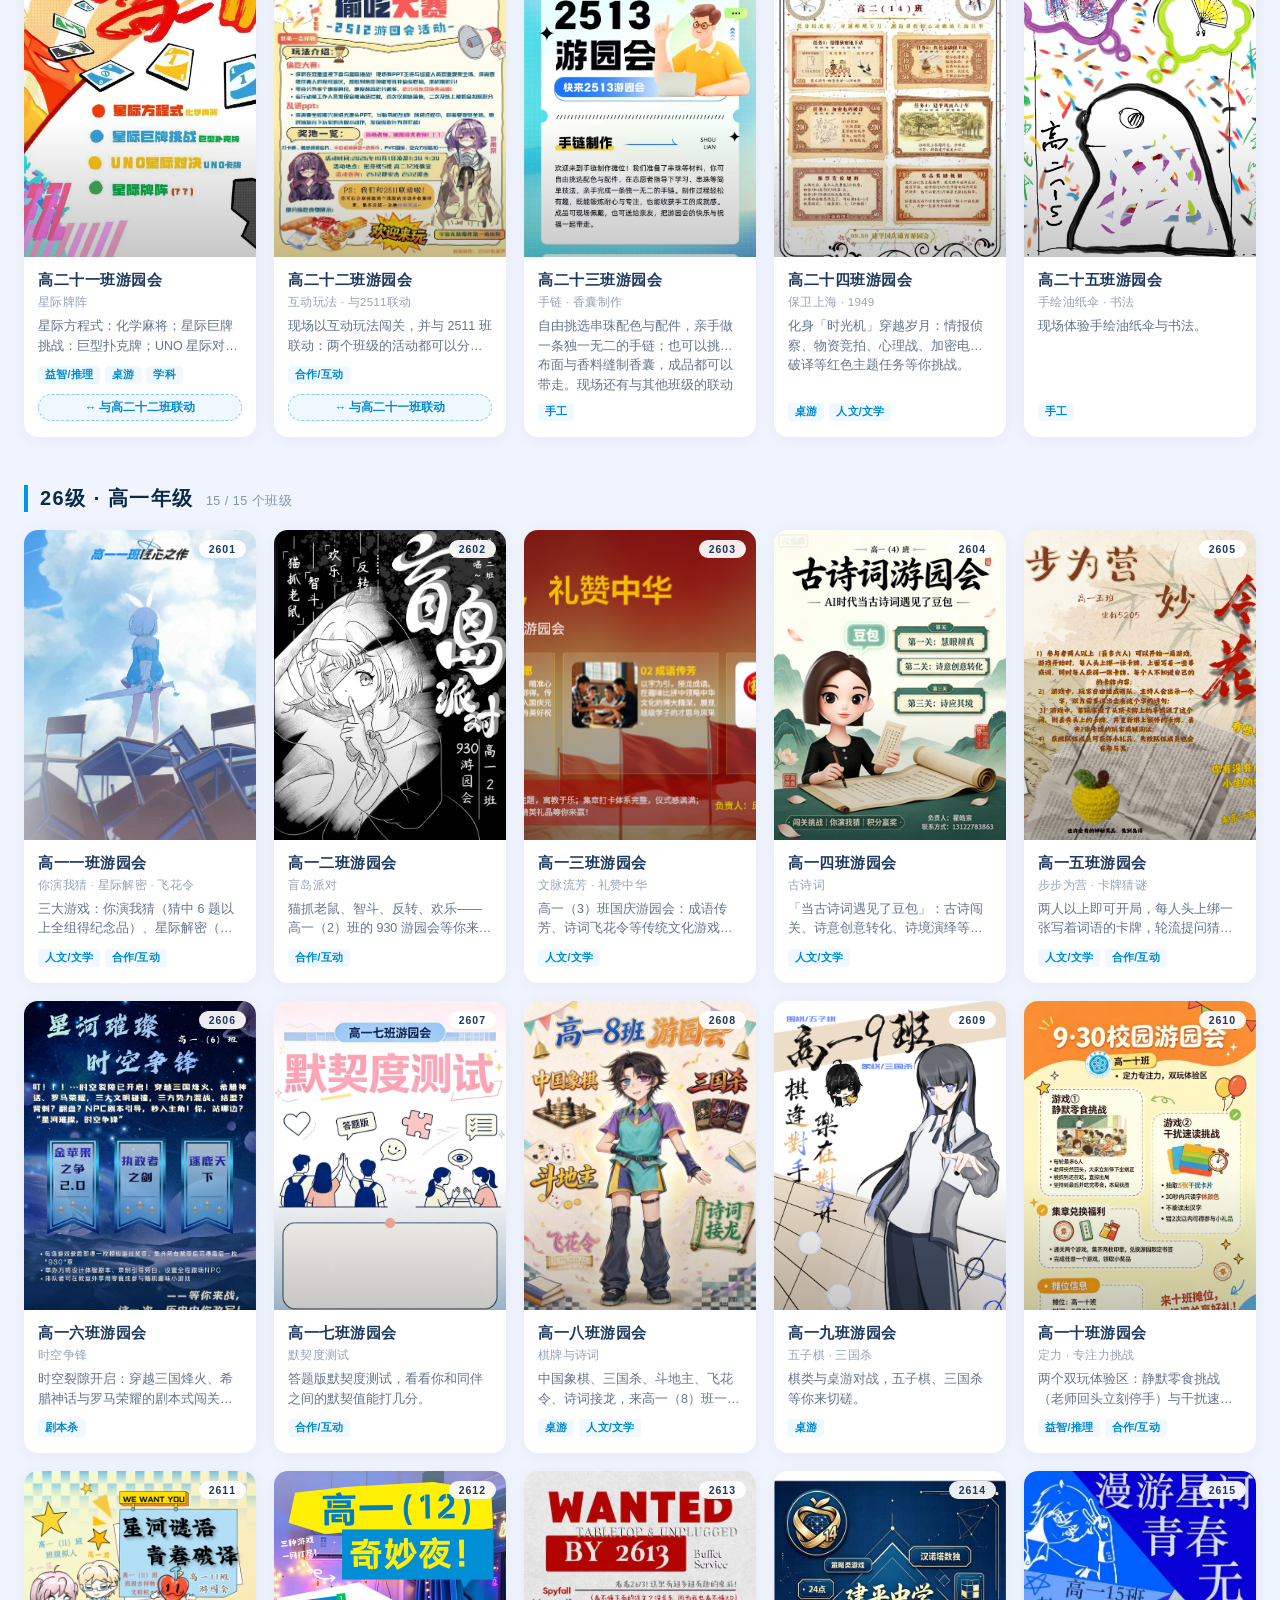
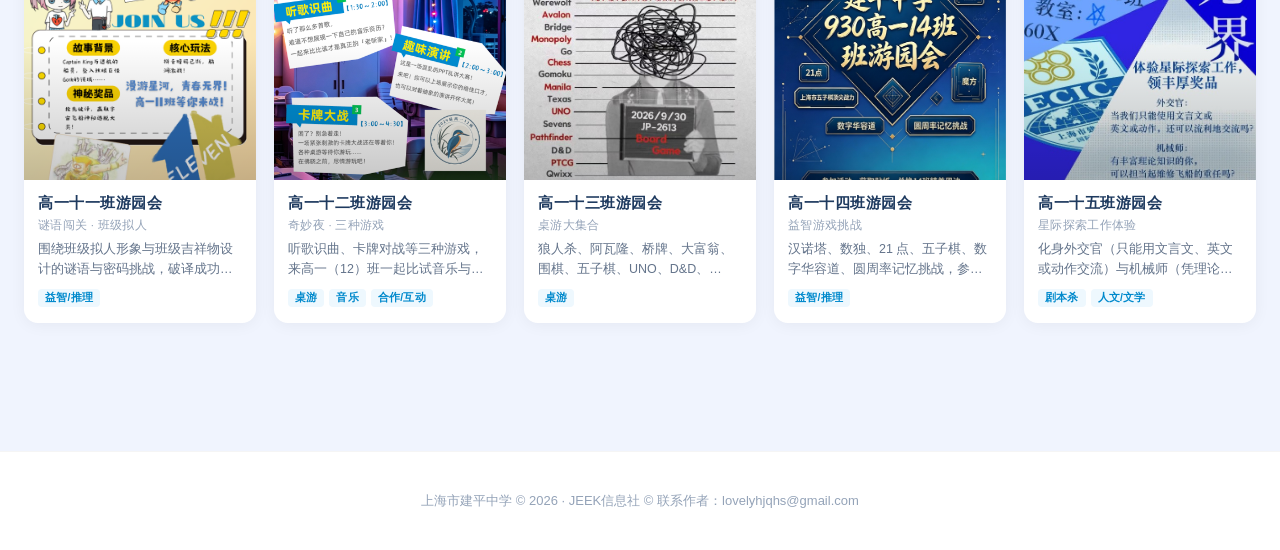
<file: yyh.html>
<!DOCTYPE html>
<html lang="zh-CN">
<head><link rel="apple-touch-icon" href="apple-touch-icon.png"><link rel="icon" href="favicon.ico" type="image/x-icon"><meta charset="UTF-8"><meta name="viewport" content="width=device-width,initial-scale=1.0"><title>建平中学 · 游园会</title>
<style>
*{margin:0;padding:0;box-sizing:border-box}
body{font-family:"Microsoft YaHei","PingFang SC",sans-serif;background:#f0f4fe;color:#111;overflow-x:hidden}
nav{position:fixed;top:0;left:0;right:0;z-index:1000;display:flex;align-items:center;justify-content:space-between;padding:12px 32px;background:rgba(255,255,255,.88);backdrop-filter:blur(14px);border-bottom:1px solid rgba(0,0,0,.06);height:60px}
.nav-logo{font-weight:700;font-size:18px;color:#0a1628;text-decoration:none}.nav-logo span{color:#0098e2}
.nav-links{display:flex;gap:20px;align-items:center}
.nav-links a{text-decoration:none;color:#475569;font-size:13px;font-weight:500;transition:color .2s}
.nav-links a:hover{color:#0098e2}
.nav-links .btn-nav{background:#0098e2;color:#fff!important;padding:6px 18px;border-radius:40px;font-weight:600}
.hero-banner{min-height:360px;display:flex;align-items:center;justify-content:center;background:linear-gradient(135deg,#eef7ff 0%,#f2f0ff 50%,#e9f9ff 100%);position:relative;overflow:hidden;padding-top:60px}
.hero-banner::before{content:"";position:absolute;inset:0;background:radial-gradient(ellipse at 20% 40%,rgba(0,152,226,.10) 0%,transparent 50%),radial-gradient(ellipse at 80% 60%,rgba(119,0,226,.06) 0%,transparent 50%);pointer-events:none}
.hero-banner::after{content:"";position:absolute;bottom:0;left:0;right:0;height:80px;background:linear-gradient(180deg,transparent,#f0f5fa);pointer-events:none}
.hero-shape{position:absolute;border-radius:50%;pointer-events:none;background:rgba(255,255,255,.5)}
.hero-shape.s1{width:320px;height:320px;top:-80px;right:5%}
.hero-shape.s2{width:240px;height:240px;bottom:-60px;left:8%}
.hero-shape.s3{width:180px;height:180px;top:20%;left:60%;background:rgba(0,152,226,.08)}
.hero-content{position:relative;z-index:2;text-align:center;padding:40px 20px;max-width:820px}
.hero-badge{display:inline-block;background:rgba(255,255,255,.6);backdrop-filter:blur(10px);-webkit-backdrop-filter:blur(10px);border:1px solid rgba(255,255,255,.8);color:#0089cc;font-size:11px;font-weight:600;letter-spacing:3px;padding:5px 20px;border-radius:40px;margin-bottom:16px;box-shadow:0 4px 18px rgba(0,120,190,.10)}
.hero-content h1{font-size:clamp(2.5rem,6vw,3.8rem);font-weight:900;color:transparent;background:linear-gradient(135deg,#0a6cc0,#0098e2);-webkit-background-clip:text;background-clip:text;-webkit-text-fill-color:transparent;line-height:1.15;margin-bottom:8px;letter-spacing:6px}
.hero-sub-en{color:#6b93b5;font-size:clamp(12px,2vw,16px);letter-spacing:6px;font-family:Georgia,serif;font-style:italic;margin-bottom:0}
.hero-desc{color:#5b7085;font-size:14.5px;line-height:1.8;margin:16px auto 0;max-width:620px}
.club-section{padding:34px 24px 80px;max-width:1280px;margin:0 auto;position:relative;z-index:1}
.yyh-toolbar{display:flex;gap:10px;align-items:center;flex-wrap:wrap;max-width:780px;margin:0 auto 30px;padding:0 8px}
.yyh-select{min-width:132px;padding:10px 14px;border-radius:40px;border:1px solid #e2e8f0;background:#fff;font-size:14px;color:#1e293b;outline:none;font-family:inherit;box-shadow:0 2px 10px rgba(0,0,0,.04);cursor:pointer}
.yyh-search{flex:1;min-width:180px;padding:10px 18px;border-radius:40px;border:1px solid #e2e8f0;background:#fff;font-size:14px;color:#1e293b;outline:none;font-family:inherit;box-shadow:0 2px 10px rgba(0,0,0,.04)}
.yyh-search:focus{border-color:#0098e2;box-shadow:0 0 0 3px rgba(0,152,226,.12)}
.yyh-count{font-size:12.5px;color:#8296ab;white-space:nowrap;letter-spacing:.5px}
.yyh-tags{display:flex;flex-wrap:wrap;gap:8px;justify-content:center;max-width:900px;margin:0 auto 20px;padding:0 8px}
.yyh-chip-btn{padding:6px 15px;border-radius:40px;border:1px solid #e2e8f0;background:#fff;color:#475569;font-size:12.5px;font-family:inherit;font-weight:500;cursor:pointer;box-shadow:0 2px 10px rgba(0,0,0,.04);transition:background .2s,border-color .2s,color .2s}
.yyh-chip-btn:hover{border-color:#0098e2;color:#0089cc}
.yyh-chip-btn.active{background:#0098e2;border-color:#0098e2;color:#fff;box-shadow:0 4px 14px rgba(0,152,226,.24)}
.yyh-note{max-width:780px;margin:0 auto 26px;padding:0 16px;font-size:12.5px;color:#8b9cb0;line-height:1.7;text-align:center}
.yyh-grade{margin-bottom:48px}
.yyh-grade-head{display:flex;align-items:baseline;gap:12px;flex-wrap:wrap;margin-bottom:18px;padding-left:12px;border-left:4px solid #0098e2}
.yyh-grade-title{font-size:20px;font-weight:800;color:#0a2a45;letter-spacing:1.5px}
.yyh-grade-sub{font-size:12.5px;color:#8296ab;letter-spacing:.5px}
.yyh-grid{display:grid;grid-template-columns:repeat(5,minmax(0,1fr));gap:18px}
@media(max-width:1180px){.yyh-grid{grid-template-columns:repeat(4,minmax(0,1fr))}}
@media(max-width:920px){.yyh-grid{grid-template-columns:repeat(3,minmax(0,1fr))}}
@media(max-width:680px){.yyh-grid{grid-template-columns:repeat(2,minmax(0,1fr));gap:12px}}
@media(max-width:400px){.yyh-grid{grid-template-columns:1fr}}
.club-card{background:#fff;border-radius:14px;overflow:hidden;box-shadow:0 2px 16px rgba(0,0,0,.05);cursor:pointer;transition:transform .3s cubic-bezier(.22,1,.36,1),box-shadow .3s;display:flex;flex-direction:column;position:relative}
.club-card:hover{transform:translateY(-6px);box-shadow:0 16px 40px rgba(0,0,0,.1)}
.card-img{width:100%;aspect-ratio:3/4;position:relative;overflow:hidden;background:#eef4fb}
.card-img img{position:absolute;inset:0;width:100%;height:100%;object-fit:cover;object-position:top center;display:block}
.card-overlay{position:absolute;inset:0;background:linear-gradient(180deg,transparent 55%,rgba(0,0,0,.22));pointer-events:none}
.card-badge{position:absolute;top:10px;right:10px;z-index:2;background:rgba(255,255,255,.92);backdrop-filter:blur(4px);color:#1e3a5f;font-size:10.5px;font-weight:700;padding:3px 10px;border-radius:40px;letter-spacing:1px}
.yyh-chip{position:absolute;top:10px;left:10px;z-index:2;background:rgba(0,152,226,.92);color:#fff;font-size:10.5px;font-weight:700;padding:3px 10px;border-radius:40px;letter-spacing:1px}
.card-body{padding:13px 14px 16px;flex:1;display:flex;flex-direction:column}
.card-body h3{font-size:15px;font-weight:700;color:#1e3a5f;margin-bottom:5px;line-height:1.35;letter-spacing:.5px}
.card-status{font-size:11.5px;color:#94a3b8;margin-bottom:7px;letter-spacing:.3px}
.card-desc{color:#64748b;font-size:12.5px;line-height:1.55;display:-webkit-box;-webkit-line-clamp:2;-webkit-box-orient:vertical;overflow:hidden;flex:1}
.yyh-tag-row{display:flex;flex-wrap:wrap;gap:5px;margin-top:10px}
.yyh-tag{font-size:10.5px;font-weight:600;color:#0089cc;background:#eef8fe;border-radius:4px;padding:2px 7px;letter-spacing:.2px;white-space:nowrap}
.yyh-cross-link{margin-top:10px;font-size:11.5px;font-weight:600;color:#0089cc;background:#eef8fe;border:1px dashed rgba(0,152,226,.45);border-radius:40px;padding:5px 12px;text-align:center;transition:background .2s,color .2s;cursor:pointer}
.yyh-cross-link:hover{background:#0098e2;border-color:#0098e2;color:#fff}
.yyh-modal-link{display:inline-block;padding:9px 20px;border-radius:40px;border:1px dashed rgba(0,152,226,.5);background:#eef8fe;color:#0089cc;font-family:inherit;font-size:13.5px;font-weight:600;cursor:pointer;transition:background .2s,color .2s}
.yyh-modal-link:hover{background:#0098e2;border-color:#0098e2;color:#fff}
.no-results{grid-column:1/-1;text-align:center;padding:60px 20px;color:#94a3b8}
footer{text-align:center;padding:40px 20px;color:#94a3b8;font-size:13px;border-top:1px solid rgba(0,0,0,.04);background:#fff}
.modal-overlay{position:fixed;inset:0;z-index:9999;background:rgba(0,0,0,.5);backdrop-filter:blur(6px);display:flex;align-items:center;justify-content:center;opacity:0;pointer-events:none;transition:opacity .35s;padding:20px}
.modal-overlay.open{opacity:1;pointer-events:auto}
.modal{background:#fff;border-radius:18px;max-width:620px;width:100%;max-height:90vh;overflow:hidden;position:relative;box-shadow:0 24px 60px rgba(0,0,0,.2);transform:translateY(20px) scale(.97);transition:transform .35s cubic-bezier(.22,1,.36,1)}
.modal-scroll{max-height:90vh;overflow-y:auto}
.modal-overlay.open .modal{transform:translateY(0) scale(1)}
.modal-close{position:absolute;top:14px;right:16px;z-index:10;width:32px;height:32px;border-radius:50%;border:none;background:rgba(0,0,0,.06);color:#475569;font-size:18px;line-height:32px;text-align:center;cursor:pointer;transition:all .2s;font-family:inherit}
.modal-close:hover{background:rgba(0,0,0,.12);color:#111}
.modal-poster{width:100%;aspect-ratio:16/7;position:relative;overflow:hidden;display:flex;align-items:flex-end;padding:28px 30px;background:#0a3a5c}
.modal-poster::after{content:"";position:absolute;inset:0;background:linear-gradient(180deg,transparent 40%,rgba(0,0,0,.45));pointer-events:none}
.modal-poster-content{position:relative;z-index:2;width:100%}
.modal-poster h2{color:#fff;font-size:24px;font-weight:800;letter-spacing:2px;margin-bottom:8px}
.modal-tags{display:flex;flex-wrap:wrap;gap:6px}
.modal-tags span{background:rgba(255,255,255,.15);backdrop-filter:blur(4px);color:#fff;font-size:11px;padding:3px 12px;border-radius:40px;font-weight:500;letter-spacing:.5px}
.modal-body-inner{padding:24px 30px 30px}
.info-section{margin-bottom:22px}
.info-section:last-child{margin-bottom:0}
.info-label{font-size:11px;color:#94a3b8;font-weight:600;letter-spacing:2px;margin-bottom:8px;text-transform:uppercase}
.info-text{font-size:15px;color:#1e293b;line-height:1.75;white-space:pre-line}
.modal-picture{width:100%;border-radius:12px;overflow:hidden;margin:0 0 14px}
.modal-picture:last-child{margin-bottom:0}
.modal-picture img{width:100%;display:block;border-radius:12px;border:1px solid rgba(0,0,0,.05)}
.modal-actions{display:flex;gap:12px;margin-top:22px;flex-wrap:wrap}
.modal-actions .close-btn{padding:10px 28px;border-radius:40px;background:#f1f5f9;color:#475569;border:none;font-size:14px;font-weight:500;cursor:pointer;transition:background .2s;font-family:inherit}
.modal-actions .close-btn:hover{background:#e2e8f0}
.modal-scroll::-webkit-scrollbar{width:5px}
.modal-scroll::-webkit-scrollbar-track{background:transparent}
.modal-scroll::-webkit-scrollbar-thumb{background:#d1d5db;border-radius:10px}
@keyframes fadeUp{from{opacity:0;transform:translateY(24px)}to{opacity:1;transform:translateY(0)}}
.club-card{animation:fadeUp .5s ease both}
.club-card:nth-child(1){animation-delay:.04s}
.club-card:nth-child(2){animation-delay:.08s}
.club-card:nth-child(3){animation-delay:.12s}
.club-card:nth-child(4){animation-delay:.16s}
.club-card:nth-child(5){animation-delay:.20s}
.club-card:nth-child(6){animation-delay:.24s}
.club-card:nth-child(7){animation-delay:.28s}
.club-card:nth-child(8){animation-delay:.32s}
.club-card:nth-child(9){animation-delay:.36s}
.club-card:nth-child(10){animation-delay:.40s}
@media(max-width:700px){
  .club-section{padding:20px 14px 60px}
  .yyh-grade-head{padding-left:10px}
  .yyh-grade-title{font-size:17px}
  .modal-poster{padding:20px}
  .modal-poster h2{font-size:19px}
  .modal-body-inner{padding:20px 20px 26px}
}
</style><link rel="stylesheet" href="site-tools.css"><script>try{if(localStorage.getItem("jp-site-theme")==="dark")document.documentElement.classList.add("dark")}catch(e){}</script></head><body class="club-page yyh-page">
<nav><div class="nav-left"><a class="nav-logo" href="index.html">建平中学</a><div class="site-controls"><button class="site-control" id="siteThemeBtn" type="button" title="切换日间/夜间模式">☾</button><button class="site-control" id="siteLangBtn" type="button">EN</button></div></div><div class="nav-right"><div class="nav-links"><a href="index.html" data-i18n="nav.home">学校主页</a><a href="club.html" data-i18n="nav.club">社团风采</a><a href="yyh.html" class="btn-nav" data-i18n="nav.yyh">游园会</a><a href="msj.html" data-i18n="nav.msj">美食街</a><a href="jpti.html">JPTI</a></div></div></nav>
<section class="hero-banner"><div class="hero-shape s1"></div><div class="hero-shape s2"></div><div class="hero-shape s3"></div><div class="hero-content"><div class="hero-badge" data-i18n="yyh.badge">上海市建平中学 · 930 游园会</div><h1 data-i18n="nav.yyh">游园会</h1><p class="hero-sub-en">GARDEN PARTY</p><p class="hero-desc" data-i18n="yyh.desc">三十个班级，三十种玩法。国庆前夜，走进每一间教室，把游园会逛个遍。</p></div></section>
<section class="club-section"><div class="yyh-toolbar"><select id="yyhGrade" class="yyh-select" onchange="applyYYH()"><option value="" data-i18n="yyh.all">全部年级</option><option value="25级" data-i18n="yyh.g25">25级（高二）</option><option value="26级" data-i18n="yyh.g26">26级（高一）</option></select><input id="yyhSearch" class="yyh-search" type="text" placeholder="搜索班级、主题、玩法或海报文字..." data-i18n="yyh.search" oninput="applyYYH()"><span class="yyh-count" id="yyhCount"></span></div><div class="yyh-tags" id="yyhTags"></div><p class="yyh-note" data-i18n="yyh.note">内容整理自各班海报，搜索支持海报上的文字，细节以现场活动与海报为准。</p><div id="yyhBody"></div></section><footer>上海市建平中学 © 2026 · JEEK信息社  ©  联系作者：lovelyhjqhs@gmail.com</footer>
<div class="modal-overlay" id="modalOverlay" onclick="if(event.target===this)closeYYH()"><div class="modal"><button class="modal-close" onclick="closeYYH()">x</button><div class="modal-scroll"><div class="modal-poster" id="modalPoster"><div class="modal-poster-content"><h2 id="modalTitle">班级游园会</h2><div class="modal-tags" id="modalTags"></div></div></div><div class="modal-body-inner" id="modalBody"></div></div></div></div>
<script src="site-tools.js"></script>
<script src="poster-text.js"></script>
<script>
var YYH_DIR_25 = "\u6d77\u62a5(1)/25\u7ea7/";
var YYH_DIR_26 = "\u6d77\u62a5(1)/26\u7ea7/";
function yyhP(folder, name) { return folder + name; }

var CLASSES = [
  { code: "2501", grade: "25级", gradeName: "高二", cls: "高二（1）班", theme: "五大游戏挑战", desc: "挑战五大游戏、赢取奖品，地点在挹芬楼。", posters: [yyhP(YYH_DIR_25, "2501\u6d77\u62a5.jpg")] },
  { code: "2502", grade: "25级", gradeName: "高二", cls: "高二（2）班", theme: "原创剧本杀", desc: "930 游园会原创剧本杀，戏如人生，即兴开演。", posters: [yyhP(YYH_DIR_25, "2502\u6d77\u62a5.png")] },
  { code: "2503", grade: "25级", gradeName: "高二", cls: "高二（3）班", theme: "空城计", desc: "取材《三国演义》空城退敌：虚实之间暗藏玄机，识破空城，守住自己的城。", posters: [yyhP(YYH_DIR_25, "2503\u6d77\u62a5.png")] },
  { code: "2504", grade: "25级", gradeName: "高二", cls: "高二（4）班", theme: "拼绘建平风物", desc: "动手拼绘主题作品，限时最先完成的前几名可获得奖励，地点在高二（4）班教室。", posters: [yyhP(YYH_DIR_25, "2504\u6d77\u62a5.jpg")] },
  { code: "2505", grade: "25级", gradeName: "高二", cls: "高二（5）班", theme: "摹形猜物 · 跨境寻珍", desc: "你演我猜：用语言描述或动作表演引导队友猜词，描述中不得出现题目里的字；另有寻宝打卡任务，完成即可集章兑奖。地点在高二（5）班教室。", posters: [yyhP(YYH_DIR_25, "2505\u6d77\u62a5.png")] },
  { code: "2506", grade: "25级", gradeName: "高二", cls: "高二（6）班", theme: "遗嘱 · 大型原创沉浸式推理会", desc: "民国十五年，江南清河镇。富商沈伯庸今晚宴客，邀请了他的四个孩子，宣布将下遗嘱；宴后他却在书房被杀，胸口插着一把古董匕首。四个孩子都想抢夺遗产，而凶手就在其中。原创推理剧本，设游戏环节，参与有礼。", posters: [yyhP(YYH_DIR_25, "2506\u6d77\u62a5.png")] },
  { code: "2507", grade: "25级", gradeName: "高二", cls: "高二（7）班", theme: "历史百家讲坛", desc: "五人一组，根据出示的历史陈述判断真假、闯关赢奖励，现场还有历史文创可以带走。", posters: [yyhP(YYH_DIR_25, "2507\u6d77\u62a5.jpg")] },
  { code: "2508", grade: "25级", gradeName: "高二", cls: "高二（8）班", theme: "桌游大乱斗", desc: "多款桌游与智力游戏任意体验，参与游戏即可集章：20分换小零食、30分换文具、60分换桌游。", posters: [yyhP(YYH_DIR_25, "2508\u6d77\u62a5.jpg")] },
  { code: "2509", grade: "25级", gradeName: "高二", cls: "高二（9）班", theme: "飞花令 · 汉字麻将", desc: "诗海寻章、野史辨析、中文汉字麻将等文史小游戏轮番上阵，地点在高二（9）班教室。", posters: [yyhP(YYH_DIR_25, "2509\u6d77\u62a5.png")] },
  { code: "2510", grade: "25级", gradeName: "高二", cls: "高二（10）班", theme: "遇良宵", desc: "9 月 30 日，活动点设在高二（10）班。在这里你可以参加歌词拼拼唱、记歌词闯关等音乐小游戏，还有更多现场玩法等你发现。", posters: [yyhP(YYH_DIR_25, "2510\u6d77\u62a5.jpg")] },
  { code: "2511", grade: "25级", gradeName: "高二", cls: "高二（11）班", theme: "星际牌阵", desc: "星际方程式：化学麻将；星际巨牌挑战：巨型扑克牌；UNO 星际对决：UNO 卡牌；星际牌阵等玩法。集章领好礼，并与 12 班震撼联动。", posters: [yyhP(YYH_DIR_25, "2511\u6d77\u62a5.jpg")] },
  { code: "2512", grade: "25级", gradeName: "高二", cls: "高二（12）班", theme: "互动玩法 · 与2511联动", desc: "现场以互动玩法闯关，并与 2511 班联动：两个班级的活动都可以分别体验并收集印章，集齐后统一兑换神秘奖品。", posters: [yyhP(YYH_DIR_25, "2512\u6d77\u62a5.jpg")] },
  { code: "2513", grade: "25级", gradeName: "高二", cls: "高二（13）班", theme: "手链 · 香囊制作", desc: "自由挑选串珠配色与配件，亲手做一条独一无二的手链；也可以挑选布面与香料缝制香囊，成品都可以带走。现场还有与其他班级的联动内容。", posters: [yyhP(YYH_DIR_25, "2513\u6d77\u62a5.jpg"), yyhP(YYH_DIR_25, "2513\u6d77\u62a52.png"), yyhP(YYH_DIR_25, "2513\u6d77\u62a53.jpg")] },
  { code: "2514", grade: "25级", gradeName: "高二", cls: "高二（14）班", theme: "保卫上海 · 1949", desc: "化身「时光机」穿越岁月：情报侦察、物资竞拍、心理战、加密电码破译等红色主题任务等你挑战。", posters: [yyhP(YYH_DIR_25, "2514\u6d77\u62a5.jpg")] },
  { code: "2515", grade: "25级", gradeName: "高二", cls: "高二（15）班", theme: "手绘油纸伞 · 书法", desc: "现场体验手绘油纸伞与书法。", posters: [yyhP(YYH_DIR_25, "2515\u6d77\u62a5.png")] },
  { code: "2601", grade: "26级", gradeName: "高一", cls: "高一（1）班", theme: "你演我猜 · 星际解密 · 飞花令", desc: "三大游戏：你演我猜（猜中 6 题以上全组得纪念品）、星际解密（数字、字母、学科密码三阶挑战）、国庆飞花令（30 秒接诗对决）。", posters: [yyhP(YYH_DIR_26, "2601\u6d77\u62a5.jpg")] },
  { code: "2602", grade: "26级", gradeName: "高一", cls: "高一（2）班", theme: "盲岛派对", desc: "猫抓老鼠、智斗、反转、欢乐——高一（2）班的 930 游园会等你来玩。关注二班，谢谢喵～", posters: [yyhP(YYH_DIR_26, "2602\u6d77\u62a5.jpg")] },
  { code: "2603", grade: "26级", gradeName: "高一", cls: "高一（3）班", theme: "文脉流芳 · 礼赞中华", desc: "高一（3）班国庆游园会：成语传芳、诗词飞花令等传统文化游戏，闯关集章换好礼。", posters: [yyhP(YYH_DIR_26, "2603\u6d77\u62a5.png")] },
  { code: "2604", grade: "26级", gradeName: "高一", cls: "高一（4）班", theme: "古诗词游园会", desc: "「当古诗词遇见了豆包」：古诗闯关、诗意创意转化、诗境演绎等关卡，按表现计分奖励。", posters: [yyhP(YYH_DIR_26, "2604\u6d77\u62a5.png")] },
  { code: "2605", grade: "26级", gradeName: "高一", cls: "高一（5）班", theme: "步步为营 · 卡牌猜谜", desc: "两人以上即可开局，每人头上绑一张写着词语的卡牌，轮流提问猜出自己头上的内容，获胜队伍有神秘奖品，先到先得。", posters: [yyhP(YYH_DIR_26, "2605\u6d77\u62a5.png")] },
  { code: "2606", grade: "26级", gradeName: "高一", cls: "高一（6）班", theme: "时空争锋", desc: "时空裂隙开启：穿越三国烽火、希腊神话与罗马荣耀的剧本式闯关，结盟还是背叛？每场获胜可得奖章，集齐后可换最后一枚「930」章。", posters: [yyhP(YYH_DIR_26, "2606\u6d77\u62a5.png")] },
  { code: "2607", grade: "26级", gradeName: "高一", cls: "高一（7）班", theme: "默契度测试", desc: "答题版默契度测试，看看你和同伴之间的默契值能打几分。", posters: [yyhP(YYH_DIR_26, "2607\u6d77\u62a5.jpg")] },
  { code: "2608", grade: "26级", gradeName: "高一", cls: "高一（8）班", theme: "棋牌与诗词", desc: "中国象棋、三国杀、斗地主、飞花令、诗词接龙，来高一（8）班一起玩。", posters: [yyhP(YYH_DIR_26, "2608\u6d77\u62a5.jpg")] },
  { code: "2609", grade: "26级", gradeName: "高一", cls: "高一（9）班", theme: "五子棋 · 三国杀", desc: "棋类与桌游对战，五子棋、三国杀等你来切磋。", posters: [yyhP(YYH_DIR_26, "2609\u6d77\u62a5.png")] },
  { code: "2610", grade: "26级", gradeName: "高一", cls: "高一（10）班", theme: "定力 · 专注力挑战", desc: "两个双玩体验区：静默零食挑战（老师回头立刻停手）与干扰速读挑战（30 秒只读字体颜色）。通关集齐印章可兑换游园限定书签与奖品。", posters: [yyhP(YYH_DIR_26, "2610\u6d77\u62a5.jpg"), yyhP(YYH_DIR_26, "2610\u6d77\u62a52.jpg")] },
  { code: "2611", grade: "26级", gradeName: "高一", cls: "高一（11）班", theme: "谜语闯关 · 班级拟人", desc: "围绕班级拟人形象与班级吉祥物设计的谜语与密码挑战，破译成功即可赢取神秘奖品。", posters: [yyhP(YYH_DIR_26, "2611\u6d77\u62a5.png")] },
  { code: "2612", grade: "26级", gradeName: "高一", cls: "高一（12）班", theme: "奇妙夜 · 三种游戏", desc: "听歌识曲、卡牌对战等三种游戏，来高一（12）班一起比试音乐与卡牌实力。", posters: [yyhP(YYH_DIR_26, "2612\u6d77\u62a5.png")] },
  { code: "2613", grade: "26级", gradeName: "高一", cls: "高一（13）班", theme: "桌游大集合", desc: "狼人杀、阿瓦隆、桥牌、大富翁、围棋、五子棋、UNO、D&D、PTCG 等桌游随意开桌。收到这张「通缉令」的同学，请立刻携带好友前往高一（13）班。", posters: [yyhP(YYH_DIR_26, "2613\u6d77\u62a5.jpg"), yyhP(YYH_DIR_26, "2613\uff082\uff09\u6d77\u62a5.jpg")] },
  { code: "2614", grade: "26级", gradeName: "高一", cls: "高一（14）班", theme: "益智游戏挑战", desc: "汉诺塔、数独、21 点、五子棋、数字华容道、圆周率记忆挑战，参加活动获取贴纸，可兑换 14 班精美周边。", posters: [yyhP(YYH_DIR_26, "2614\u6d77\u62a5.png")] },
  { code: "2615", grade: "26级", gradeName: "高一", cls: "高一（15）班", theme: "星际探索工作体验", desc: "化身外交官（只能用文言文、英文或动作交流）与机械师（凭理论知识维修飞船），完成挑战领取丰厚奖品。", posters: [yyhP(YYH_DIR_26, "2615\u6d77\u62a5.jpg")] }
];

var YYH_GRADES = [
  { grade: "25级", title: "25级 · 高二年级", sub: "15 个班级" },
  { grade: "26级", title: "26级 · 高一年级", sub: "15 个班级" }
];

var YYH_TAGS = ["益智/推理", "桌游", "剧本杀", "手工", "人文/文学", "学科", "音乐", "合作/互动"];

var TAG_EN = {
  "益智/推理": "Puzzle & Mystery",
  "桌游": "Board & Card",
  "剧本杀": "Script Mystery",
  "手工": "Crafts",
  "人文/文学": "Humanities",
  "学科": "Subjects",
  "音乐": "Music",
  "合作/互动": "Interactive"
};

var CLASS_TAGS = {
  "2501": ["益智/推理", "桌游"],
  "2502": ["剧本杀"],
  "2503": ["剧本杀"],
  "2504": ["手工"],
  "2505": ["合作/互动"],
  "2506": ["剧本杀"],
  "2507": ["人文/文学", "学科"],
  "2508": ["桌游"],
  "2509": ["人文/文学"],
  "2510": ["音乐"],
  "2511": ["益智/推理", "桌游", "学科"],
  "2512": ["合作/互动"],
  "2513": ["手工"],
  "2514": ["桌游", "人文/文学"],
  "2515": ["手工"],
  "2601": ["人文/文学", "合作/互动"],
  "2602": ["合作/互动"],
  "2603": ["人文/文学"],
  "2604": ["人文/文学"],
  "2605": ["人文/文学", "合作/互动"],
  "2606": ["剧本杀"],
  "2607": ["合作/互动"],
  "2608": ["桌游", "人文/文学"],
  "2609": ["桌游"],
  "2610": ["益智/推理", "合作/互动"],
  "2611": ["益智/推理"],
  "2612": ["桌游", "音乐", "合作/互动"],
  "2613": ["桌游"],
  "2614": ["益智/推理"],
  "2615": ["剧本杀", "人文/文学"]
};

var CLASS_LINKS = {
  "2511": "2512",
  "2512": "2511"
};

var CN_NUM = ["零", "一", "二", "三", "四", "五", "六", "七", "八", "九", "十"];

function cnNumber(n) {
  if (n <= 10) return CN_NUM[n];
  if (n < 20) return "十" + (n % 10 ? CN_NUM[n % 10] : "");
  return String(n);
}

function classNumber(code) {
  return parseInt(code.slice(2), 10);
}

function shortClass(code) {
  var c = null;
  CLASSES.forEach(function(x) { if (x.code === code) c = x; });
  if (!c) return code;
  return c.gradeName + cnNumber(classNumber(code)) + "班";
}

function classTitle(c) {
  return shortClass(c.code) + "游园会";
}

function classTheme(c) {
  return (c.theme || "").replace(/游园会$/, "");
}

function linkedClass(code) {
  return CLASS_LINKS[code] || "";
}

var currentTag = "";

var POSTER_TEXT = window.YYH_POSTER_TEXT || {};

function classTags(code) {
  return CLASS_TAGS[code] || [];
}

function posterText(code) {
  return POSTER_TEXT[code] || "";
}

function tagLabel(tag) {
  return siteLang() === "en" ? (TAG_EN[tag] || tag) : tag;
}

function renderTagChips() {
  var wrap = document.getElementById("yyhTags");
  if (!wrap) return;
  var html = "<button type=\"button\" class=\"yyh-chip-btn" + (currentTag === "" ? " active" : "") + "\" onclick=\"setTag('')\">" + siteT("yyh.allTags") + "</button>";
  YYH_TAGS.forEach(function(tag) {
    html += "<button type=\"button\" class=\"yyh-chip-btn" + (currentTag === tag ? " active" : "") + "\" onclick=\"setTag('" + tag + "')\">" + tagLabel(tag) + "</button>";
  });
  wrap.innerHTML = html;
}

function setTag(tag) {
  currentTag = tag;
  renderTagChips();
  applyYYH();
}

function yyhCard(c) {
  var cover = c.posters.length ? "<img loading=\"lazy\" src=\"" + c.posters[0] + "\" alt=\"" + c.code + "班 游园会海报\">" : "";
  var tags = classTags(c.code).map(function(t) { return "<span class=\"yyh-tag\">" + tagLabel(t) + "</span>"; }).join("");
  var partner = linkedClass(c.code);
  var link = partner
    ? "<div class=\"yyh-cross-link\" onclick=\"event.stopPropagation();openYYH('" + partner + "')\">↔ 与" + shortClass(partner) + "联动</div>"
    : "";
  return "<div class=\"club-card\" onclick=\"openYYH('" + c.code + "')\">" +
    "<div class=\"card-img\">" + cover + "<div class=\"card-overlay\"></div>" +
    "<div class=\"card-badge\">" + c.code + "</div></div>" +
    "<div class=\"card-body\"><h3>" + classTitle(c) + "</h3>" +
    "<div class=\"card-status\">" + (classTheme(c) || (c.grade + " · " + c.cls)) + "</div>" +
    "<div class=\"card-desc\">" + c.desc + "</div>" +
    (tags ? "<div class=\"yyh-tag-row\">" + tags + "</div>" : "") + link + "</div></div>";
}

function yyhFiltered() {
  var sel = document.getElementById("yyhGrade");
  var inp = document.getElementById("yyhSearch");
  var grade = sel ? sel.value : "";
  var query = inp ? inp.value.trim().toLowerCase() : "";
  return CLASSES.filter(function(c) {
    if (grade && c.grade !== grade) return false;
    var tags = classTags(c.code);
    if (currentTag && tags.indexOf(currentTag) === -1) return false;
    if (!query) return true;
    var haystack = [c.code, c.grade, c.gradeName, c.cls, c.theme, c.desc, posterText(c.code), classTitle(c), c.gradeName + classNumber(c.code) + "班"]
      .concat(tags).concat(tags.map(tagLabel)).join(" ").toLowerCase();
    return haystack.indexOf(query) >= 0;
  });
}

function renderYYH(list) {
  var body = document.getElementById("yyhBody");
  var html = "";
  YYH_GRADES.forEach(function(g) {
    var items = list.filter(function(c) { return c.grade === g.grade; });
    if (!items.length) return;
    html += "<section class=\"yyh-grade\"><div class=\"yyh-grade-head\"><h2 class=\"yyh-grade-title\">" + g.title +
      "</h2><span class=\"yyh-grade-sub\">" + items.length + " / " + g.sub + "</span></div>" +
      "<div class=\"yyh-grid\">" + items.map(yyhCard).join("") + "</div></section>";
  });
  body.innerHTML = html || ("<div class=\"no-results\"><p>" + siteT("yyh.none") + "</p></div>");
  var count = document.getElementById("yyhCount");
  if (count) count.textContent = siteT("yyh.countPrefix") + list.length + siteT("yyh.countSuffix");
}

function applyYYH() {
  renderYYH(yyhFiltered());
}

function openYYH(code) {
  var c = null;
  CLASSES.forEach(function(x) { if (x.code === code) c = x; });
  if (!c) return;
  document.getElementById("modalTitle").textContent = classTitle(c);
  document.getElementById("modalTags").innerHTML =
    classTags(c.code).map(function(t) { return "<span>" + tagLabel(t) + "</span>"; }).join("");
  var poster = document.getElementById("modalPoster");
  if (c.posters.length) {
    poster.style.backgroundImage = "url('" + c.posters[0] + "')";
    poster.style.backgroundSize = "cover";
    poster.style.backgroundRepeat = "no-repeat";
    poster.style.backgroundPosition = "center";
  } else {
    poster.style.backgroundImage = "linear-gradient(135deg,#0060e2,#0098e2)";
  }
  var html = "";
  if (c.desc) {
    html += "<div class=\"info-section\"><div class=\"info-label\">" + siteT("yyh.highlights") + "</div><p class=\"info-text\">" + c.desc + "</p></div>";
  }
  var partner = linkedClass(c.code);
  if (partner) {
    html += "<div class=\"info-section\"><div class=\"info-label\">" + siteT("yyh.link") + "</div>" +
      "<button type=\"button\" class=\"yyh-modal-link\" onclick=\"openYYH('" + partner + "')\">↔ 与" + shortClass(partner) + "联动，点击查看</button></div>";
  }
  if (c.posters.length) {
    html += "<div class=\"info-section\"><div class=\"info-label\">" + siteT("yyh.poster") + "</div>" +
      c.posters.map(function(p) { return "<div class=\"modal-picture\"><img src=\"" + p + "\" alt=\"" + c.code + "班游园会海报\"></div>"; }).join("") +
      "</div>";
  }
  html += "<div class=\"modal-actions\"><button class=\"close-btn\" onclick=\"closeYYH()\">" + siteT("yyh.close") + "</button></div>";
  document.getElementById("modalBody").innerHTML = html;
  document.getElementById("modalOverlay").classList.add("open");
  document.body.style.overflow = "hidden";
}

function closeYYH() {
  document.getElementById("modalOverlay").classList.remove("open");
  document.body.style.overflow = "";
}

renderTagChips();
renderYYH(CLASSES);

window.siteAfterLang = function() {
  renderTagChips();
  renderYYH(yyhFiltered());
};

(function() {
  function fromHash() {
    var m = (location.hash || "").match(/^#(\d{4})$/);
    if (m && CLASSES.some(function(c) { return c.code === m[1]; })) {
      openYYH(m[1]);
      window.scrollTo(0, 0);
    }
  }
  fromHash();
  window.addEventListener("hashchange", fromHash);
})();
</script></body></html>
</file>
<file: site-tools.css>
html{transition:background .25s ease,color .25s ease}

body,
body *{transition-property:background-color,border-color,color,box-shadow,opacity;transition-duration:.18s}

.nav-left{
  display:flex;
  align-items:center;
  gap:12px;
}

.nav-right{
  display:flex;
  align-items:center;
  gap:14px;
}

.site-controls{
  display:flex;
  align-items:center;
  gap:8px;
}

.site-control{
  display:inline-flex;
  align-items:center;
  justify-content:center;
  min-width:40px;
  height:32px;
  padding:0 12px;
  border:1px solid rgba(0,0,0,.12);
  border-radius:999px;
  background:rgba(255,255,255,.62);
  color:#334155;
  font-family:inherit;
  font-size:12px;
  font-weight:600;
  line-height:1;
  cursor:pointer;
  box-shadow:0 1px 4px rgba(0,0,0,.04);
  transition:background .2s,border-color .2s,color .2s,transform .15s;
}

.site-control:hover{
  border-color:rgba(0,152,226,.5);
  color:#0080c4;
  background:#fff;
}

.site-control:active{
  transform:scale(.94);
}

html.dark body{
  background:#0b1524;
  color:#e8f1fb;
}

html.dark body,
html.dark nav,
html.dark section,
html.dark div,
html.dark footer{
  border-color:rgba(255,255,255,.08);
}

html.dark nav{
  background:rgba(8,15,25,.88);
  backdrop-filter:blur(16px);
  border-bottom:1px solid rgba(255,255,255,.08);
}

html.dark .nav-logo{
  color:#fff;
}

html.dark .nav-logo span{
  color:#4cc8ff;
}

html.dark .nav-links a{
  color:#aab9cc;
}

html.dark .nav-links a:hover{
  color:#fff;
}

html.dark .nav-links .btn-nav,
html.dark .btn-primary,
html.dark #nextBtn{
  background:#0098e2;
  border-color:#0098e2;
  color:#fff!important;
}

html.dark .site-control{
  border-color:rgba(255,255,255,.18);
  background:rgba(255,255,255,.06);
  color:#d8e5f2;
  box-shadow:none;
}

html.dark .site-control:hover{
  border-color:#4cc8ff;
  background:rgba(76,200,255,.12);
  color:#fff;
}

/* Index dark */
html.dark .hero{
  background:#0b1524;
}

html.dark .hero::before{
  opacity:.18;
  filter:saturate(.45);
}

html.dark .hero-badge,
html.dark .intro-video .badge{
  background:rgba(76,200,255,.12);
  border-color:rgba(76,200,255,.28);
  color:#7dd3ff;
  box-shadow:none;
}

html.dark .emblem-center h1,
html.dark .emblem-center p{
  background:none;
  color:#fff;
  -webkit-text-fill-color:currentColor;
}

html.dark .emblem-center p,
html.dark .hero-hint,
html.dark .mc-hint{
  color:#aab9cc;
}

html.dark .club-orb{
  background:rgba(255,255,255,.06);
  border-color:rgba(255,255,255,.14);
  color:#fff;
  box-shadow:0 12px 30px rgba(0,0,0,.25),inset 0 1px 0 rgba(255,255,255,.08);
}

html.dark .club-orb:hover{
  box-shadow:0 24px 50px rgba(0,152,226,.28);
}

html.dark .club-orb b,
html.dark .club-orb span,
html.dark .mc-name{
  color:#fff;
}

html.dark .mobile-clubs .mc-card{
  background:#101d2d;
  border-color:rgba(255,255,255,.1);
  box-shadow:0 16px 40px rgba(0,0,0,.32);
}

html.dark .mc-name{
  background:linear-gradient(180deg,transparent,rgba(16,29,45,.96) 62%);
}

html.dark .hero-desc,
html.dark .intro-video .subtitle,
html.dark .intro-video .quote small,
html.dark .intro-video .badge-foot{
  color:#aab9cc;
}

html.dark .hero-desc strong{
  color:#fff;
}

html.dark .vt-btn{
  background:rgba(255,255,255,.06);
  border-color:rgba(255,255,255,.14);
  color:#b8c7d8;
}

html.dark .vt-btn.active{
  background:#0098e2;
  border-color:#0098e2;
  color:#fff;
}

html.dark .intro-video{
  --navy1:#0d1928;
  --navy2:#10213a;
  --navy3:#0e1d30;
  --accent:#0098e2;
  --accent2:#007ac4;
  --grad1:#4cc8ff;
  --grad2:#0098e2;
  --muted:#aab9cc;
  --ink:#ffffff;
  --card:rgba(255,255,255,.055);
  --line:rgba(255,255,255,.12);
  background:#0d1928;
}

html.dark .intro-video .player,
html.dark .intro-video .scene{
  background:linear-gradient(135deg,#0d1928,#10213a,#0e1d30);
  box-shadow:0 24px 60px rgba(0,0,0,.38);
  border-color:rgba(255,255,255,.08);
}

html.dark .intro-video .title,
html.dark .intro-video .quote,
html.dark .intro-video .fact b{
  color:#fff;
}

html.dark .intro-video .title .hl,
html.dark .intro-video .hl{
  background:linear-gradient(135deg,#7dd3ff,#0098e2);
  -webkit-background-clip:text;
  background-clip:text;
  color:transparent;
  -webkit-text-fill-color:transparent;
}

html.dark .intro-video .rule,
html.dark .intro-video .progress,
html.dark .intro-video .dot.active{
  background:linear-gradient(90deg,#4cc8ff,#0098e2);
}

html.dark .intro-video .fact{
  background:var(--card);
  border-color:var(--line);
}

html.dark .intro-video .fact span,
html.dark .intro-video .tag{
  color:#aab9cc;
}

html.dark .intro-video .pillar{
  background:rgba(76,200,255,.10);
  border-color:rgba(76,200,255,.28);
  color:#d9efff;
}

html.dark .intro-video .tag{
  background:var(--card);
  border-color:var(--line);
}

html.dark .intro-video .dot{
  background:rgba(255,255,255,.25);
}

html.dark .intro-video .ctrl button{
  background:rgba(255,255,255,.1);
  color:#fff;
  box-shadow:none;
}

html.dark .intro-video .ctrl button:hover{
  background:#0098e2;
}

html.dark footer{
  background:#0a1320;
  color:#8292a5;
  border-top-color:rgba(255,255,255,.08);
}

/* Club dark */
html.dark .club-page body,
html.dark body.club-page{
  background:#0b1524;
}

html.dark .hero-banner,
html.dark .club-page .hero-banner{
  background:linear-gradient(135deg,#0e1c30,#101f38);
}

html.dark .hero-banner::before{
  background:radial-gradient(ellipse at 20% 40%,rgba(76,200,255,.10) 0%,transparent 50%),radial-gradient(ellipse at 80% 60%,rgba(0,152,226,.08) 0%,transparent 50%);
}

html.dark .hero-banner::after{
  background:linear-gradient(180deg,transparent,#0b1524);
}

html.dark .club-page .hero-content h1,
html.dark .hero-content h1{
  background:none;
  color:#fff;
  -webkit-text-fill-color:currentColor;
}

html.dark .club-page .hero-badge,
html.dark .club-page .hero-badge,
html.dark .result-badge{
  background:rgba(76,200,255,.12);
  border-color:rgba(76,200,255,.26);
  color:#7dd3ff;
  box-shadow:none;
}

html.dark .hero-sub-en,
html.dark .club-page .hero-sub-en,
html.dark .start-en{
  color:#93a7ba;
}

html.dark .club-section{
  background:transparent;
}

html.dark .club-page .club-card,
html.dark .club-card,
html.dark .test-card,
html.dark .result-card,
html.dark .modal{
  background:#101d2d;
  border-color:rgba(255,255,255,.1);
  box-shadow:0 14px 40px rgba(0,0,0,.25);
}

html.dark .card-img-svg rect{
  fill:transparent;
}

html.dark .club-page .card-img-svg,
html.dark .card-img-svg{
  background:#142237;
}

html.dark .club-card .card-img{
  background:#142237;
}

html.dark .card-badge,
html.dark .club-page .card-badge{
  background:rgba(76,200,255,.14);
  color:#7dd3ff;
}

html.dark .card-body h3,
html.dark .club-page .card-body h3{
  color:#fff;
}

html.dark .card-status,
html.dark .club-page .card-status,
html.dark .card-desc,
html.dark .club-page .card-desc,
html.dark #qCount{
  color:#8fa2b6;
}

html.dark .load-more-btn,
html.dark .club-page .load-more-btn{
  background:rgba(255,255,255,.05);
  border-color:rgba(255,255,255,.16);
  color:#d7e4f0;
}

html.dark .load-more-btn:hover,
html.dark .club-page .load-more-btn:hover{
  border-color:#0098e2;
  color:#7dd3ff;
  box-shadow:none;
}

html.dark .search-bar input{
  background:#101d2d!important;
  border-color:rgba(255,255,255,.14)!important;
  color:#eef5fb!important;
}

html.dark .search-bar input:focus{
  border-color:#0098e2!important;
  box-shadow:0 0 0 3px rgba(76,200,255,.14)!important;
}

html.dark .modal-overlay{
  background:rgba(0,0,0,.62);
}

html.dark .modal-close,
html.dark .modal-actions .close-btn,
html.dark .btn-ghost{
  background:rgba(255,255,255,.06);
  border-color:rgba(255,255,255,.16);
  color:#d7e4f0;
}

html.dark .modal-poster{
  background:#0a1420!important;
}

html.dark .modal-poster h2{
  color:#fff;
}

html.dark .info-label{
  color:#8fa2b6;
}

html.dark .info-text{
  color:#e8f1fb;
}

html.dark .join-message{
  background:rgba(76,200,255,.08);
  border-left-color:#0098e2;
}

html.dark .join-message p{
  color:#d7e4f0;
}

html.dark .modal-picture img{
  border-color:rgba(255,255,255,.1);
}

/* Garden party dark */
html.dark .yyh-search,
html.dark .yyh-select{
  background:#101d2d;
  border-color:rgba(255,255,255,.14);
  color:#eef5fb;
  box-shadow:none;
}

html.dark .yyh-search:focus{
  border-color:#0098e2;
  box-shadow:0 0 0 3px rgba(76,200,255,.14);
}

html.dark .yyh-count,
html.dark .yyh-note,
html.dark .yyh-grade-sub,
html.dark .no-results{
  color:#8fa2b6;
}

html.dark .yyh-chip-btn{
  background:rgba(255,255,255,.05);
  border-color:rgba(255,255,255,.16);
  color:#d7e4f0;
  box-shadow:none;
}

html.dark .yyh-chip-btn:hover{
  border-color:#0098e2;
  color:#7dd3ff;
}

html.dark .yyh-chip-btn.active{
  background:#0098e2;
  border-color:#0098e2;
  color:#fff;
}

html.dark .yyh-tag{
  background:rgba(76,200,255,.12);
  color:#7dd3ff;
}

html.dark .yyh-cross-link,
html.dark .yyh-modal-link{
  background:rgba(76,200,255,.10);
  border-color:rgba(76,200,255,.4);
  color:#7dd3ff;
}

html.dark .yyh-cross-link:hover,
html.dark .yyh-modal-link:hover{
  background:#0098e2;
  border-color:#0098e2;
  color:#fff;
}

html.dark .yyh-grade-title,
html.dark .club-page .yyh-grade-title{
  color:#fff;
}

html.dark .yyh-grade-head{
  border-left-color:#0098e2;
}

html.dark .modal-picture img{
  background:#0d1a29;
  border-color:rgba(255,255,255,.1);
}

html.dark .modal-scroll::-webkit-scrollbar-thumb{
  background:rgba(255,255,255,.18);
}

/* JPTI dark */
html.dark .map-card,
html.dark .stall-card{
  background:#101d2d;
  border-color:rgba(255,255,255,.1);
  box-shadow:0 14px 40px rgba(0,0,0,.22);
}

html.dark .stall-card:hover{
  border-color:#0098e2;
  box-shadow:0 16px 36px rgba(0,0,0,.3);
}

html.dark .block-head h2,
html.dark .stall-name{
  color:#fff;
}

html.dark .block-sub,
html.dark .stall-items,
html.dark .map-legend{
  color:#8fa2b6;
}

html.dark .stall-empty{
  color:#6f8399;
}

html.dark .chip-btn{
  background:rgba(255,255,255,.05);
  border-color:rgba(255,255,255,.16);
  color:#d7e4f0;
}

html.dark .chip-btn:hover{
  border-color:#0098e2;
  color:#7dd3ff;
}

html.dark .chip-btn.active{
  background:#0098e2;
  border-color:#0098e2;
  color:#fff;
  box-shadow:none;
}

html.dark .stall-no{
  background:rgba(76,200,255,.14);
  color:#7dd3ff;
}

html.dark .stall-card.nopower .stall-no{
  background:rgba(245,158,11,.16);
  color:#fbbf24;
}

html.dark .stall-zone{
  color:#7dd3ff;
  background:rgba(76,200,255,.14);
}

html.dark .stall-card.nopower .stall-zone{
  color:#fbbf24;
  background:rgba(245,158,11,.16);
}

html.dark .dot{
  background:#101d2d;
}

html.dark .pending-note{
  background:rgba(76,200,255,.08);
  color:#a9cfe8;
}

/* JPTI dark */
html.dark .jpti-page body,
html.dark body.jpti-page{
  background:#0b1524;
}

html.dark .start,
html.dark .jpti-page .start{
  background:linear-gradient(135deg,#0c1726,#0e1d32,#0e1b2e);
}

html.dark .start::before{
  opacity:.08;
}

html.dark .start-content h1,
html.dark #typeCode{
  background:none;
  color:#fff;
  -webkit-text-fill-color:currentColor;
}

html.dark .start-desc,
html.dark #typeDesc,
html.dark .start-meta{
  color:#aab9cc;
}

html.dark .dim-chips span,
html.dark #dimBadge{
  background:rgba(255,255,255,.06);
  border-color:rgba(255,255,255,.14);
  color:#d7e4f0;
  box-shadow:none;
}

html.dark .panel,
html.dark .jpti-page .panel{
  background:#0b1524;
}

html.dark .question,
html.dark #typeName,
html.dark .dim-result{
  color:#fff;
}

html.dark .opt{
  background:rgba(255,255,255,.04);
  border-color:rgba(255,255,255,.13);
  color:#d7e4f0;
}

html.dark .opt:hover{
  background:rgba(255,255,255,.06);
  border-color:#0098e2;
}

html.dark .opt.selected{
  background:rgba(76,200,255,.10);
  border-color:#0098e2;
  color:#7dd3ff;
  box-shadow:none;
}

html.dark .test-nav button{
  background:rgba(255,255,255,.04);
  border-color:rgba(255,255,255,.14);
  color:#d7e4f0;
}

html.dark .test-nav button:hover{
  border-color:#0098e2;
  color:#7dd3ff;
}

html.dark .progress,
html.dark .dim-bar{
  background:rgba(255,255,255,.12);
}

html.dark #progressFill{
  background:linear-gradient(90deg,#4cc8ff,#0098e2);
}

html.dark .portrait{
  background:rgba(255,255,255,.04);
  border-color:rgba(255,255,255,.12);
}

html.dark .portrait-label{
  background:rgba(76,200,255,.10);
  color:#7dd3ff;
}

html.dark .btn-ghost:hover{
  background:rgba(76,200,255,.12);
  color:#7dd3ff;
}

@media (max-width:700px){
  nav{
    flex-wrap:wrap;
    height:auto;
    min-height:0;
    padding:8px 12px;
    gap:6px 10px;
  }
  .nav-left{
    width:100%;
    justify-content:space-between;
  }
  .nav-logo{font-size:16px;white-space:nowrap}
  .nav-right{width:100%;gap:8px}
  .site-controls{padding-left:0;gap:6px}
  .site-control{min-width:36px;height:30px;padding:0 9px;font-size:11px}
  .nav-links{
    width:100%;
    display:flex;
    gap:6px;
    justify-content:space-between;
  }
  .nav-links a{
    flex:1 1 0;
    display:inline-flex;
    align-items:center;
    justify-content:center;
    padding:7px 4px!important;
    font-size:12px!important;
    text-align:center;
    white-space:nowrap;
    border-radius:999px;
  }
  .nav-links a:not(.btn-nav){
    display:inline-flex;
    border:1px solid rgba(0,0,0,.10);
    background:rgba(255,255,255,.5);
    color:#475569;
  }
  html.dark .nav-links a:not(.btn-nav){
    display:inline-flex;
    border-color:rgba(255,255,255,.18);
    background:rgba(255,255,255,.06);
    color:#aab9cc;
  }
  .hero,
  .hero-banner,
  .start{
    padding-top:116px!important;
  }
}
</file>
